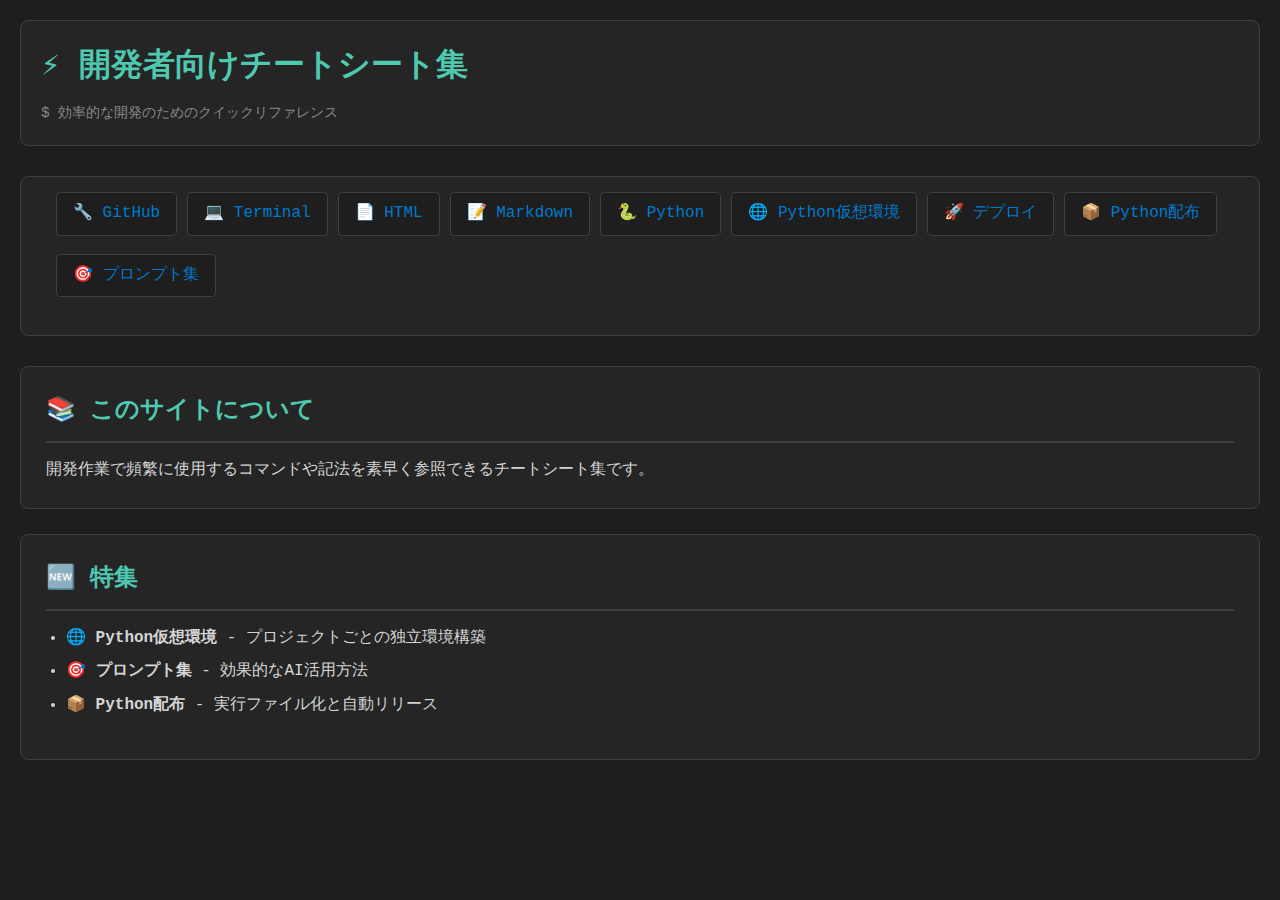
<file: index.html>
<!DOCTYPE html>
<html lang="ja">
<head>
    <meta charset="UTF-8">
    <meta name="viewport" content="width=device-width, initial-scale=1.0">
    <title>開発者向けチートシート集</title>
    <link rel="stylesheet" href="css/style.css">
</head>
<body>
    <header>
        <h1>⚡ 開発者向けチートシート集</h1>
        <p class="subtitle">$ 効率的な開発のためのクイックリファレンス</p>
    </header>

    <nav>
        <ul>
            <li><a href="github.html">🔧 GitHub</a></li>
            <li><a href="terminal.html">💻 Terminal</a></li>
            <li><a href="html.html">📄 HTML</a></li>
            <li><a href="markdown.html">📝 Markdown</a></li>
            <li><a href="python.html">🐍 Python</a></li>
            <li><a href="python-venv.html">🌐 Python仮想環境</a></li>
            <li><a href="deployment.html">🚀 デプロイ</a></li>
            <li><a href="python-deploy.html">📦 Python配布</a></li>
            <li><a href="prompts.html">🎯 プロンプト集</a></li>
        </ul>
    </nav>

    <section>
        <h2>📚 このサイトについて</h2>
        <p>開発作業で頻繁に使用するコマンドや記法を素早く参照できるチートシート集です。</p>
    </section>

    <section>
        <h2>🆕 特集</h2>
        <ul>
            <li><strong>🌐 Python仮想環境</strong> - プロジェクトごとの独立環境構築</li>
            <li><strong>🎯 プロンプト集</strong> - 効果的なAI活用方法</li>
            <li><strong>📦 Python配布</strong> - 実行ファイル化と自動リリース</li>
        </ul>
    </section>

    <script src="js/script.js"></script>
</body>
</html>
</file>
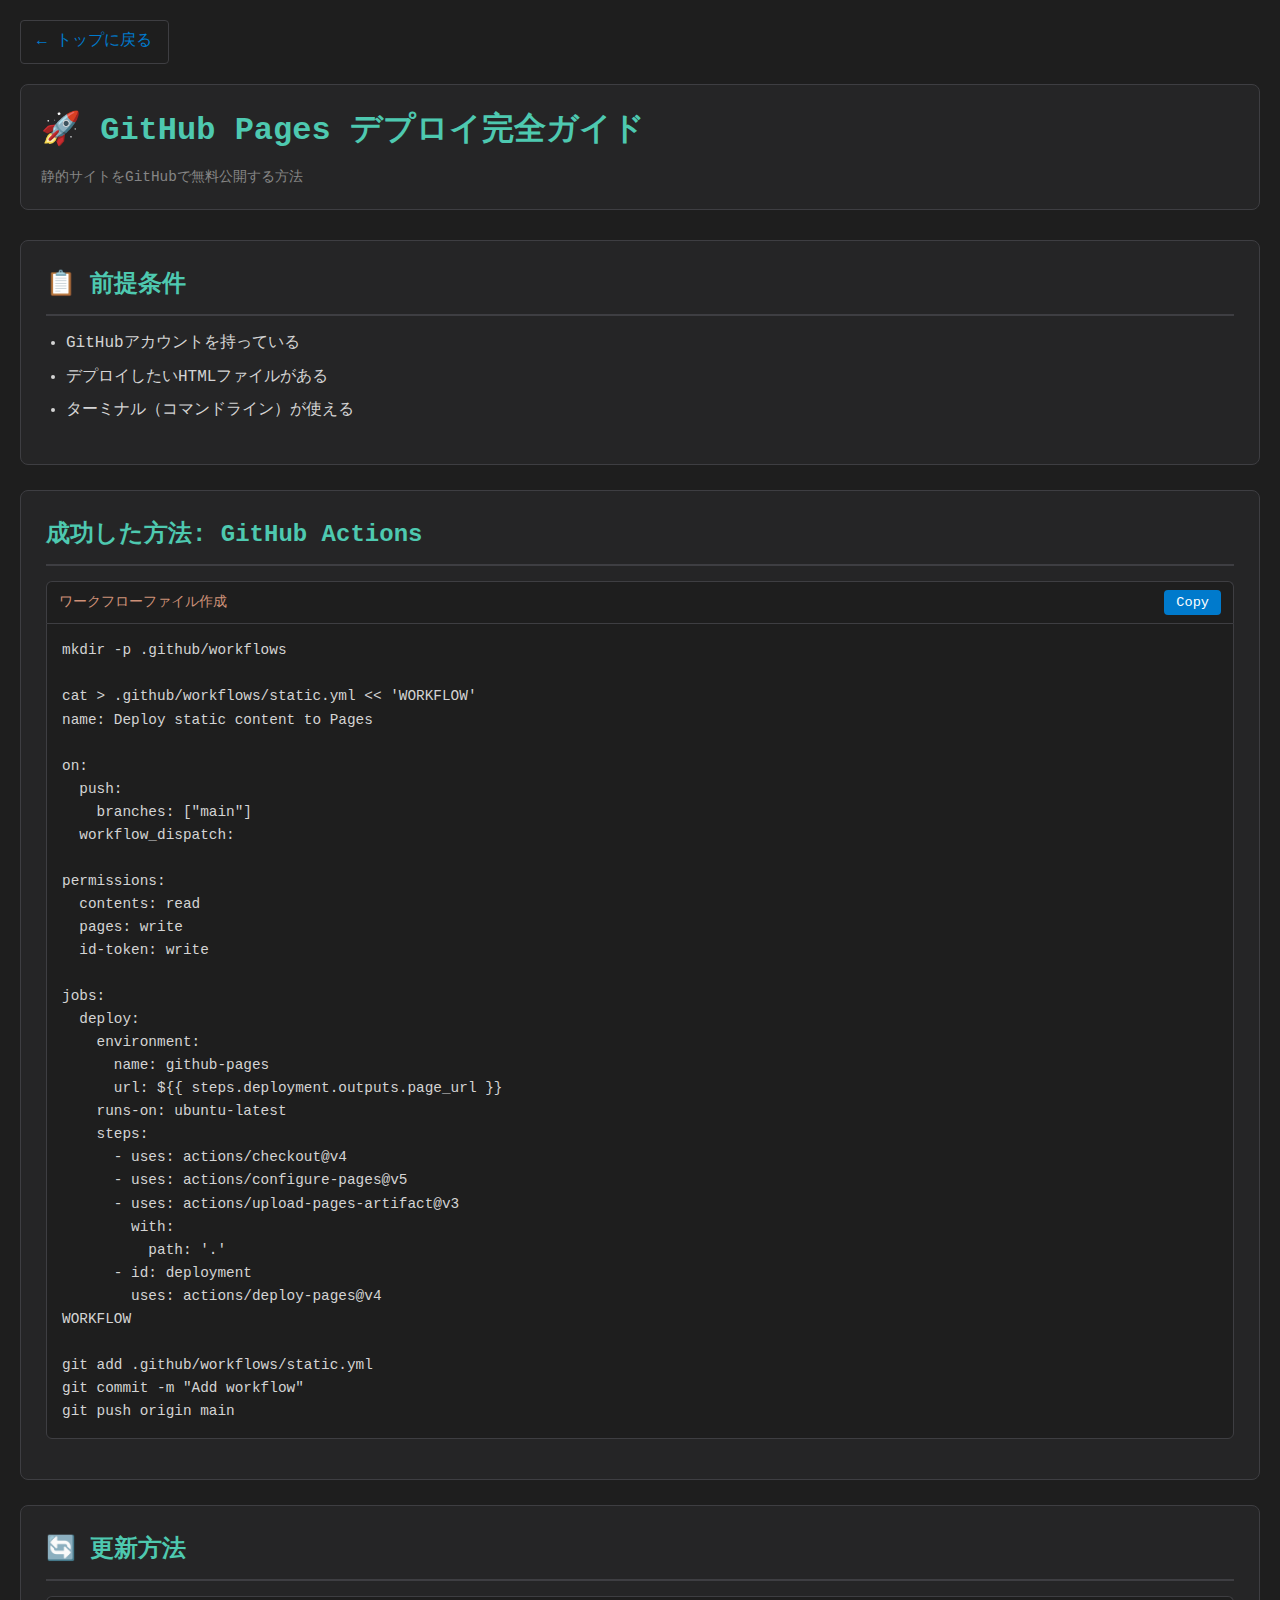
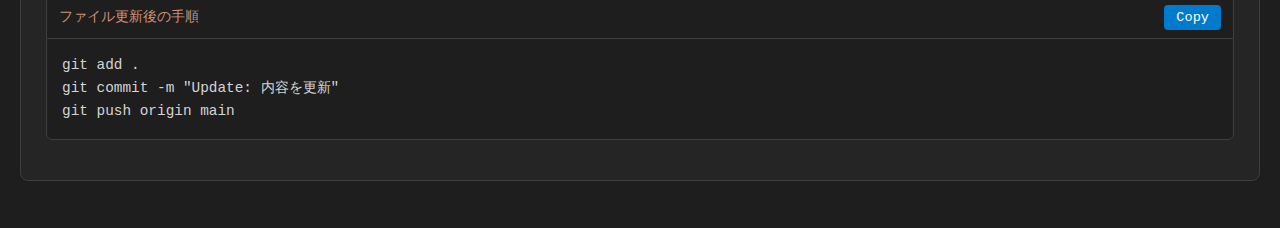
<file: deployment.html>
<!DOCTYPE html>
<html lang="ja">
<head>
    <meta charset="UTF-8">
    <meta name="viewport" content="width=device-width, initial-scale=1.0">
    <title>GitHub Pagesデプロイ方法</title>
    <link rel="stylesheet" href="css/style.css">
</head>
<body>
    <a href="index.html" class="back-link">← トップに戻る</a>
    
    <header>
        <h1>🚀 GitHub Pages デプロイ完全ガイド</h1>
        <p class="subtitle">静的サイトをGitHubで無料公開する方法</p>
    </header>

    <section>
        <h2>📋 前提条件</h2>
        <ul>
            <li>GitHubアカウントを持っている</li>
            <li>デプロイしたいHTMLファイルがある</li>
            <li>ターミナル（コマンドライン）が使える</li>
        </ul>
    </section>

    <section>
        <h2>成功した方法: GitHub Actions</h2>
        
        <div class="code-block">
            <div class="code-header">
                <span class="code-title">ワークフローファイル作成</span>
                <button class="copy-btn" onclick="copyCode(this)">Copy</button>
            </div>
            <pre><code>mkdir -p .github/workflows

cat > .github/workflows/static.yml << 'WORKFLOW'
name: Deploy static content to Pages

on:
  push:
    branches: ["main"]
  workflow_dispatch:

permissions:
  contents: read
  pages: write
  id-token: write

jobs:
  deploy:
    environment:
      name: github-pages
      url: ${{ steps.deployment.outputs.page_url }}
    runs-on: ubuntu-latest
    steps:
      - uses: actions/checkout@v4
      - uses: actions/configure-pages@v5
      - uses: actions/upload-pages-artifact@v3
        with:
          path: '.'
      - id: deployment
        uses: actions/deploy-pages@v4
WORKFLOW

git add .github/workflows/static.yml
git commit -m "Add workflow"
git push origin main</code></pre>
        </div>
    </section>

    <section>
        <h2>🔄 更新方法</h2>
        
        <div class="code-block">
            <div class="code-header">
                <span class="code-title">ファイル更新後の手順</span>
                <button class="copy-btn" onclick="copyCode(this)">Copy</button>
            </div>
            <pre><code>git add .
git commit -m "Update: 内容を更新"
git push origin main</code></pre>
        </div>
    </section>

    <script src="js/script.js"></script>
</body>
</html>
</file>
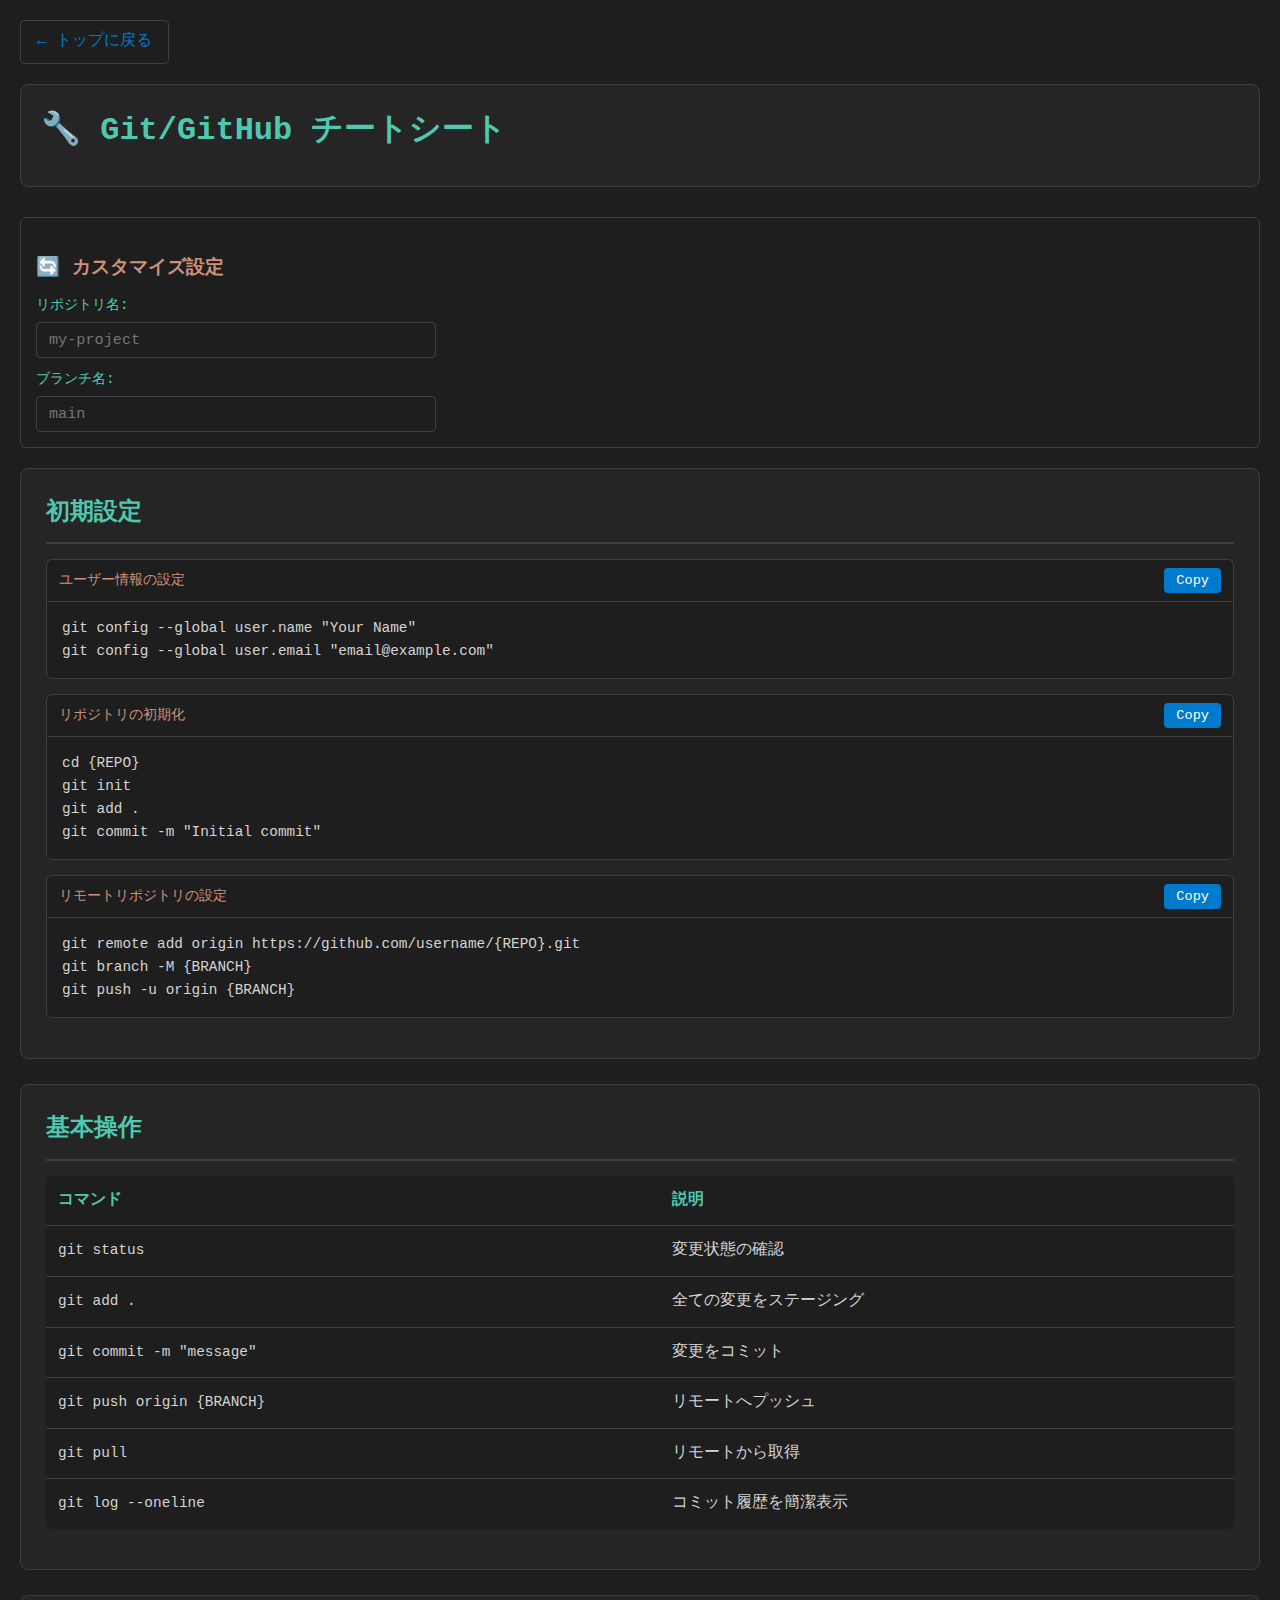
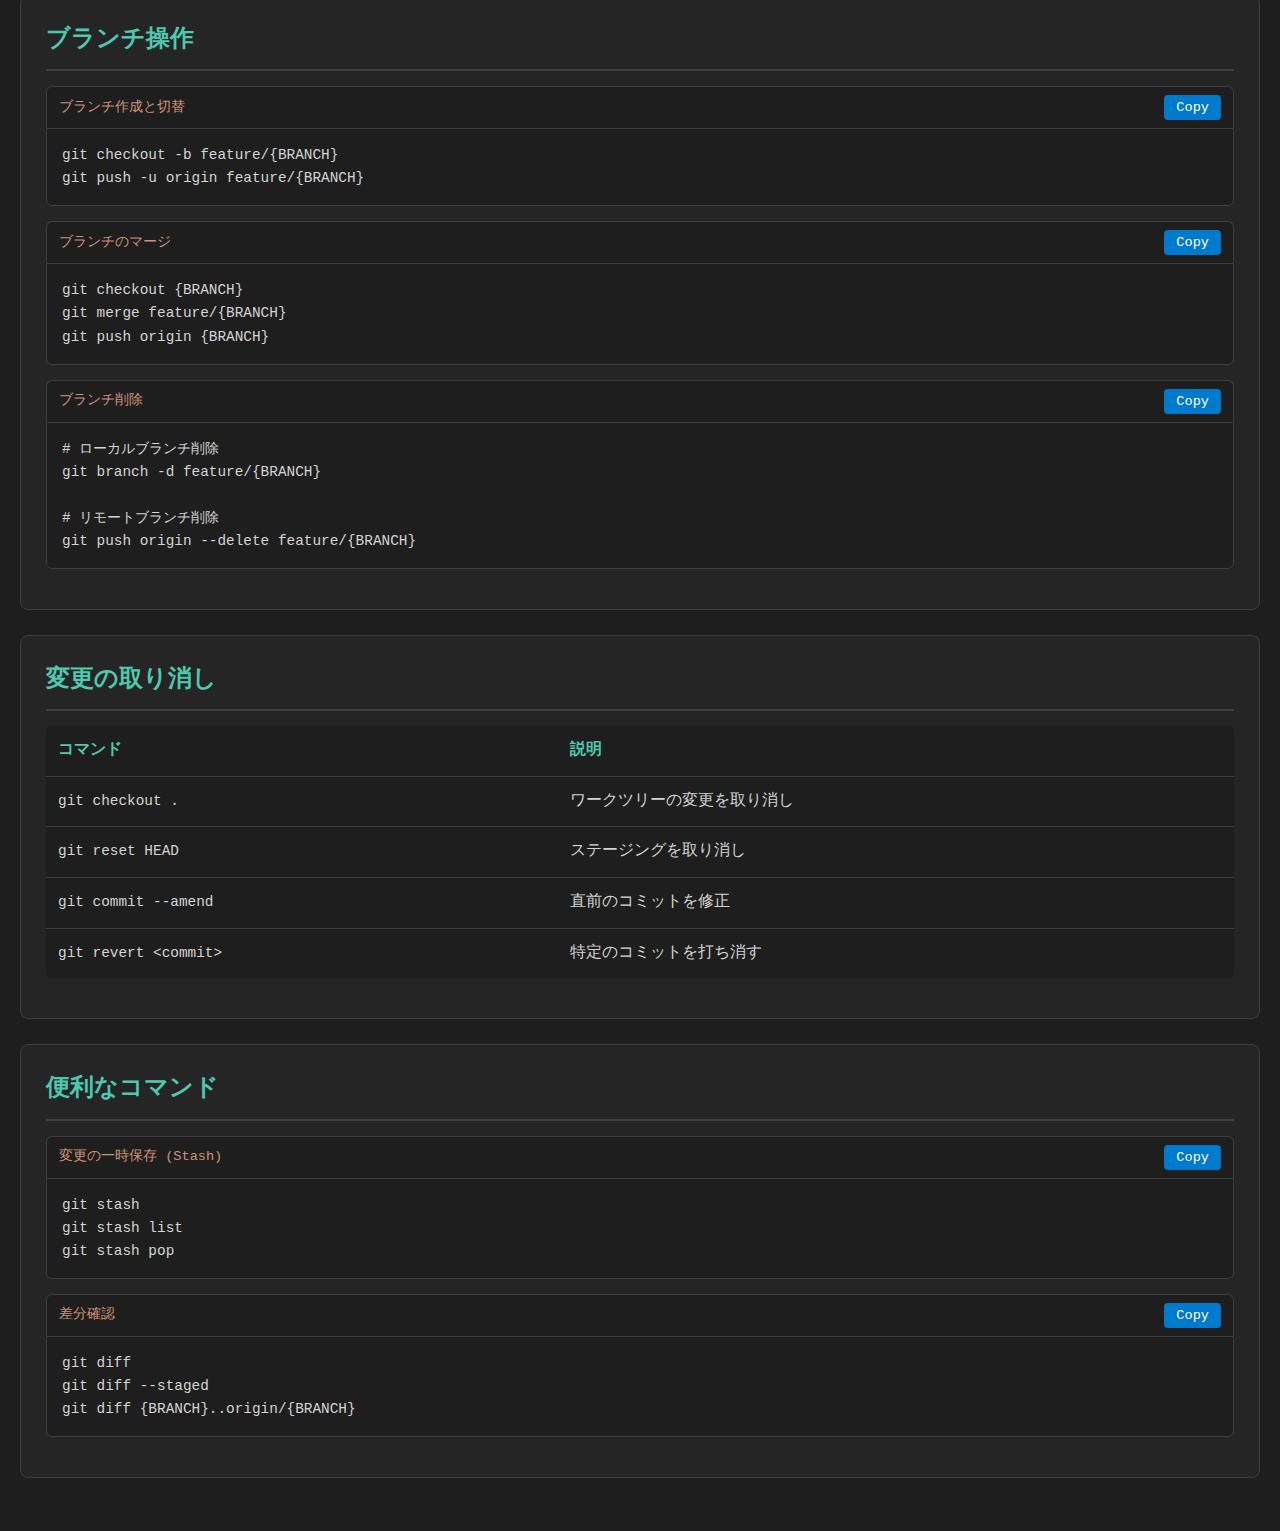
<file: github.html>
<!DOCTYPE html>
<html lang="ja">
<head>
    <meta charset="UTF-8">
    <meta name="viewport" content="width=device-width, initial-scale=1.0">
    <title>GitHubチートシート</title>
    <link rel="stylesheet" href="css/style.css">
</head>
<body>
    <a href="index.html" class="back-link">← トップに戻る</a>
    
    <header>
        <h1>🔧 Git/GitHub チートシート</h1>
    </header>

    <section class="replace-form">
        <h3>🔄 カスタマイズ設定</h3>
        <label for="repo">リポジトリ名:</label>
        <input type="text" id="repo" class="replace-input" data-placeholder="REPO" placeholder="my-project">
        
        <label for="branch" style="margin-top: 10px;">ブランチ名:</label>
        <input type="text" id="branch" class="replace-input" data-placeholder="BRANCH" placeholder="main">
    </section>

    <section>
        <h2>初期設定</h2>
        
        <div class="code-block">
            <div class="code-header">
                <span class="code-title">ユーザー情報の設定</span>
                <button class="copy-btn" onclick="copyCode(this)">Copy</button>
            </div>
            <pre><code>git config --global user.name "Your Name"
git config --global user.email "email@example.com"</code></pre>
        </div>

        <div class="code-block">
            <div class="code-header">
                <span class="code-title">リポジトリの初期化</span>
                <button class="copy-btn" onclick="copyCode(this)">Copy</button>
            </div>
            <pre><code>cd {REPO}
git init
git add .
git commit -m "Initial commit"</code></pre>
        </div>

        <div class="code-block">
            <div class="code-header">
                <span class="code-title">リモートリポジトリの設定</span>
                <button class="copy-btn" onclick="copyCode(this)">Copy</button>
            </div>
            <pre><code>git remote add origin https://github.com/username/{REPO}.git
git branch -M {BRANCH}
git push -u origin {BRANCH}</code></pre>
        </div>
    </section>

    <section>
        <h2>基本操作</h2>
        
        <table>
            <thead>
                <tr>
                    <th>コマンド</th>
                    <th>説明</th>
                </tr>
            </thead>
            <tbody>
                <tr>
                    <td><code>git status</code></td>
                    <td>変更状態の確認</td>
                </tr>
                <tr>
                    <td><code>git add .</code></td>
                    <td>全ての変更をステージング</td>
                </tr>
                <tr>
                    <td><code>git commit -m "message"</code></td>
                    <td>変更をコミット</td>
                </tr>
                <tr>
                    <td><code>git push origin {BRANCH}</code></td>
                    <td>リモートへプッシュ</td>
                </tr>
                <tr>
                    <td><code>git pull</code></td>
                    <td>リモートから取得</td>
                </tr>
                <tr>
                    <td><code>git log --oneline</code></td>
                    <td>コミット履歴を簡潔表示</td>
                </tr>
            </tbody>
        </table>
    </section>

    <section>
        <h2>ブランチ操作</h2>
        
        <div class="code-block">
            <div class="code-header">
                <span class="code-title">ブランチ作成と切替</span>
                <button class="copy-btn" onclick="copyCode(this)">Copy</button>
            </div>
            <pre><code>git checkout -b feature/{BRANCH}
git push -u origin feature/{BRANCH}</code></pre>
        </div>

        <div class="code-block">
            <div class="code-header">
                <span class="code-title">ブランチのマージ</span>
                <button class="copy-btn" onclick="copyCode(this)">Copy</button>
            </div>
            <pre><code>git checkout {BRANCH}
git merge feature/{BRANCH}
git push origin {BRANCH}</code></pre>
        </div>

        <div class="code-block">
            <div class="code-header">
                <span class="code-title">ブランチ削除</span>
                <button class="copy-btn" onclick="copyCode(this)">Copy</button>
            </div>
            <pre><code># ローカルブランチ削除
git branch -d feature/{BRANCH}

# リモートブランチ削除
git push origin --delete feature/{BRANCH}</code></pre>
        </div>
    </section>

    <section>
        <h2>変更の取り消し</h2>
        
        <table>
            <thead>
                <tr>
                    <th>コマンド</th>
                    <th>説明</th>
                </tr>
            </thead>
            <tbody>
                <tr>
                    <td><code>git checkout .</code></td>
                    <td>ワークツリーの変更を取り消し</td>
                </tr>
                <tr>
                    <td><code>git reset HEAD</code></td>
                    <td>ステージングを取り消し</td>
                </tr>
                <tr>
                    <td><code>git commit --amend</code></td>
                    <td>直前のコミットを修正</td>
                </tr>
                <tr>
                    <td><code>git revert &lt;commit&gt;</code></td>
                    <td>特定のコミットを打ち消す</td>
                </tr>
            </tbody>
        </table>
    </section>

    <section>
        <h2>便利なコマンド</h2>
        
        <div class="code-block">
            <div class="code-header">
                <span class="code-title">変更の一時保存 (Stash)</span>
                <button class="copy-btn" onclick="copyCode(this)">Copy</button>
            </div>
            <pre><code>git stash
git stash list
git stash pop</code></pre>
        </div>

        <div class="code-block">
            <div class="code-header">
                <span class="code-title">差分確認</span>
                <button class="copy-btn" onclick="copyCode(this)">Copy</button>
            </div>
            <pre><code>git diff
git diff --staged
git diff {BRANCH}..origin/{BRANCH}</code></pre>
        </div>
    </section>

    <script src="js/script.js"></script>
</body>
</html>
</file>
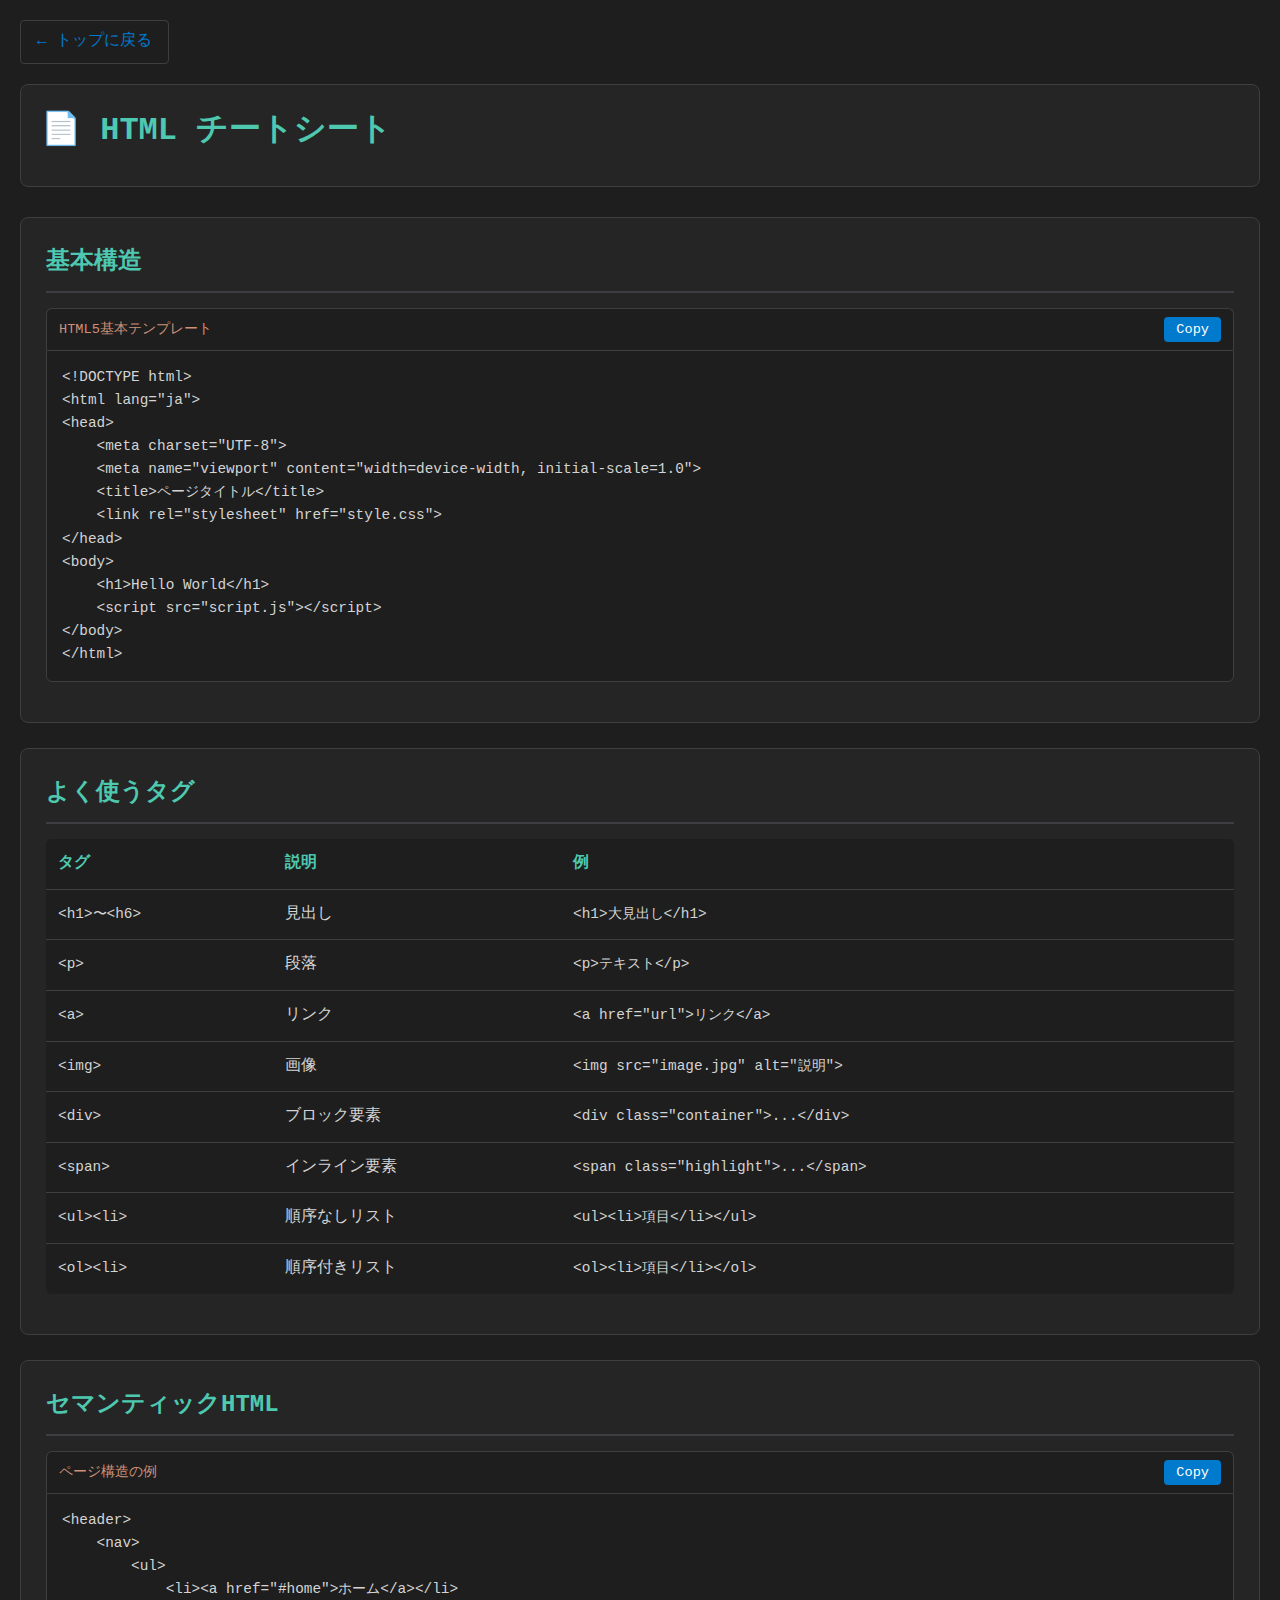
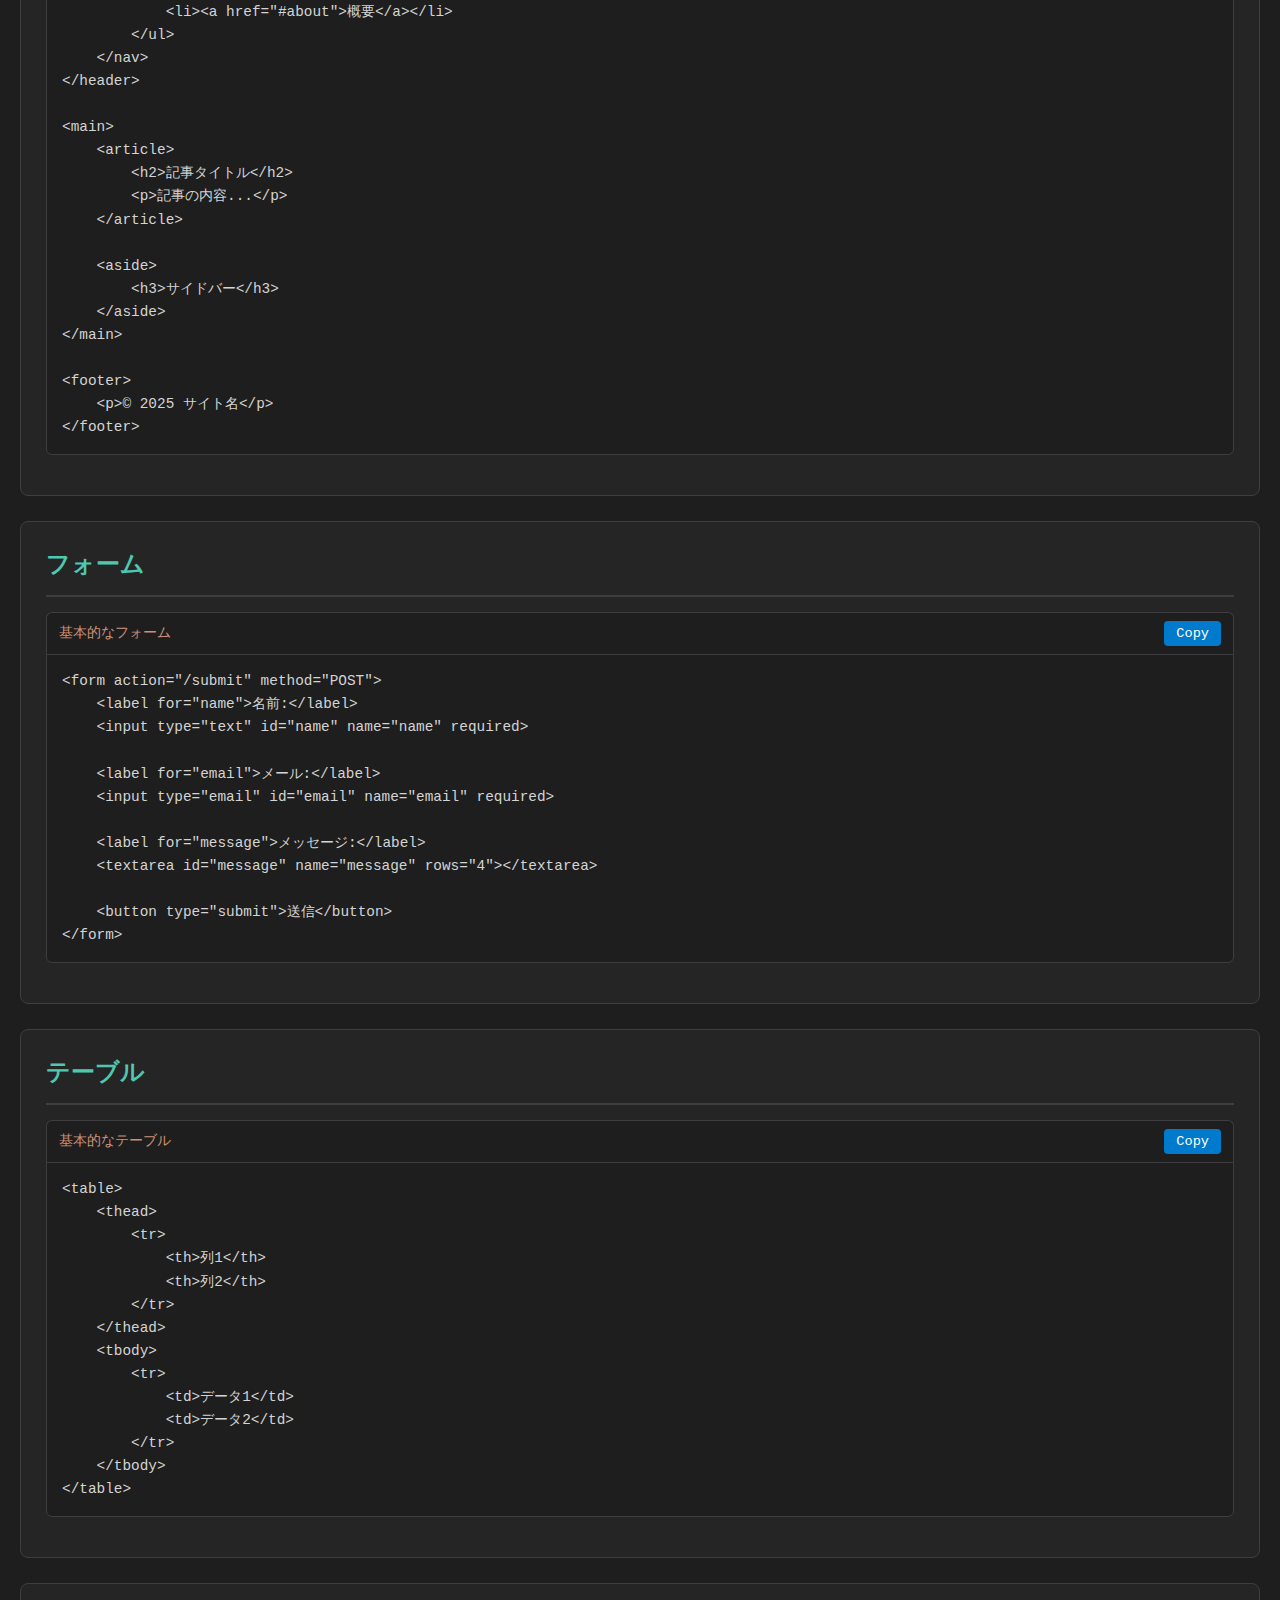
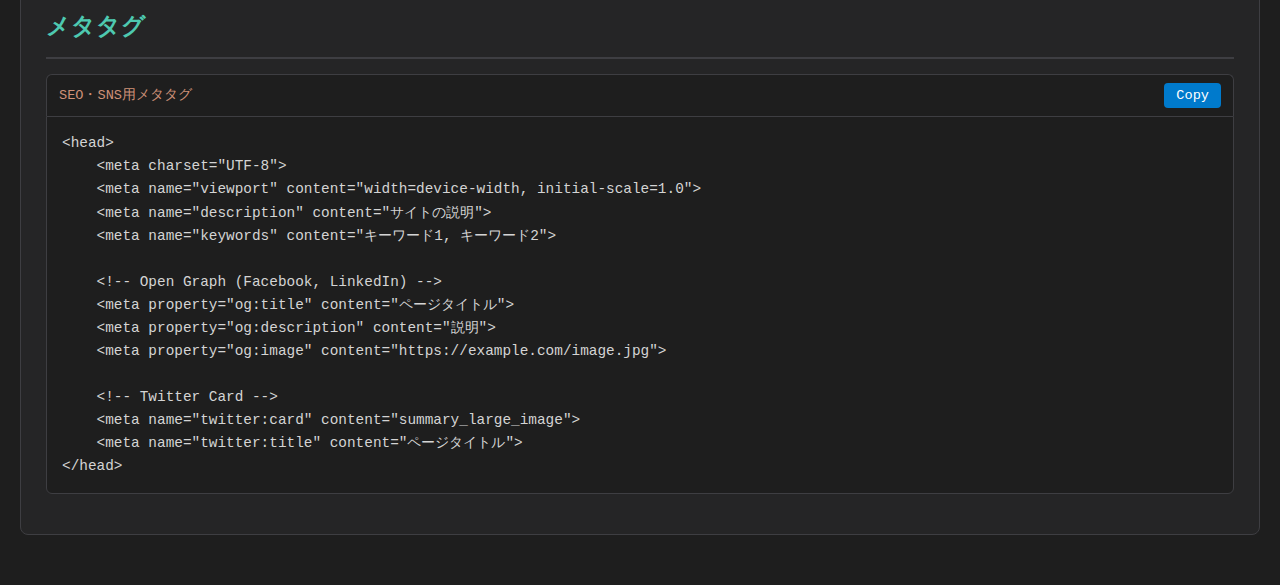
<file: html.html>
<!DOCTYPE html>
<html lang="ja">
<head>
    <meta charset="UTF-8">
    <meta name="viewport" content="width=device-width, initial-scale=1.0">
    <title>HTMLチートシート</title>
    <link rel="stylesheet" href="css/style.css">
</head>
<body>
    <a href="index.html" class="back-link">← トップに戻る</a>
    
    <header>
        <h1>📄 HTML チートシート</h1>
    </header>

    <section>
        <h2>基本構造</h2>
        
        <div class="code-block">
            <div class="code-header">
                <span class="code-title">HTML5基本テンプレート</span>
                <button class="copy-btn" onclick="copyCode(this)">Copy</button>
            </div>
            <pre><code>&lt;!DOCTYPE html&gt;
&lt;html lang="ja"&gt;
&lt;head&gt;
    &lt;meta charset="UTF-8"&gt;
    &lt;meta name="viewport" content="width=device-width, initial-scale=1.0"&gt;
    &lt;title&gt;ページタイトル&lt;/title&gt;
    &lt;link rel="stylesheet" href="style.css"&gt;
&lt;/head&gt;
&lt;body&gt;
    &lt;h1&gt;Hello World&lt;/h1&gt;
    &lt;script src="script.js"&gt;&lt;/script&gt;
&lt;/body&gt;
&lt;/html&gt;</code></pre>
        </div>
    </section>

    <section>
        <h2>よく使うタグ</h2>
        
        <table>
            <thead>
                <tr>
                    <th>タグ</th>
                    <th>説明</th>
                    <th>例</th>
                </tr>
            </thead>
            <tbody>
                <tr>
                    <td><code>&lt;h1&gt;〜&lt;h6&gt;</code></td>
                    <td>見出し</td>
                    <td><code>&lt;h1&gt;大見出し&lt;/h1&gt;</code></td>
                </tr>
                <tr>
                    <td><code>&lt;p&gt;</code></td>
                    <td>段落</td>
                    <td><code>&lt;p&gt;テキスト&lt;/p&gt;</code></td>
                </tr>
                <tr>
                    <td><code>&lt;a&gt;</code></td>
                    <td>リンク</td>
                    <td><code>&lt;a href="url"&gt;リンク&lt;/a&gt;</code></td>
                </tr>
                <tr>
                    <td><code>&lt;img&gt;</code></td>
                    <td>画像</td>
                    <td><code>&lt;img src="image.jpg" alt="説明"&gt;</code></td>
                </tr>
                <tr>
                    <td><code>&lt;div&gt;</code></td>
                    <td>ブロック要素</td>
                    <td><code>&lt;div class="container"&gt;...&lt;/div&gt;</code></td>
                </tr>
                <tr>
                    <td><code>&lt;span&gt;</code></td>
                    <td>インライン要素</td>
                    <td><code>&lt;span class="highlight"&gt;...&lt;/span&gt;</code></td>
                </tr>
                <tr>
                    <td><code>&lt;ul&gt;&lt;li&gt;</code></td>
                    <td>順序なしリスト</td>
                    <td><code>&lt;ul&gt;&lt;li&gt;項目&lt;/li&gt;&lt;/ul&gt;</code></td>
                </tr>
                <tr>
                    <td><code>&lt;ol&gt;&lt;li&gt;</code></td>
                    <td>順序付きリスト</td>
                    <td><code>&lt;ol&gt;&lt;li&gt;項目&lt;/li&gt;&lt;/ol&gt;</code></td>
                </tr>
            </tbody>
        </table>
    </section>

    <section>
        <h2>セマンティックHTML</h2>
        
        <div class="code-block">
            <div class="code-header">
                <span class="code-title">ページ構造の例</span>
                <button class="copy-btn" onclick="copyCode(this)">Copy</button>
            </div>
            <pre><code>&lt;header&gt;
    &lt;nav&gt;
        &lt;ul&gt;
            &lt;li&gt;&lt;a href="#home"&gt;ホーム&lt;/a&gt;&lt;/li&gt;
            &lt;li&gt;&lt;a href="#about"&gt;概要&lt;/a&gt;&lt;/li&gt;
        &lt;/ul&gt;
    &lt;/nav&gt;
&lt;/header&gt;

&lt;main&gt;
    &lt;article&gt;
        &lt;h2&gt;記事タイトル&lt;/h2&gt;
        &lt;p&gt;記事の内容...&lt;/p&gt;
    &lt;/article&gt;
    
    &lt;aside&gt;
        &lt;h3&gt;サイドバー&lt;/h3&gt;
    &lt;/aside&gt;
&lt;/main&gt;

&lt;footer&gt;
    &lt;p&gt;&copy; 2025 サイト名&lt;/p&gt;
&lt;/footer&gt;</code></pre>
        </div>
    </section>

    <section>
        <h2>フォーム</h2>
        
        <div class="code-block">
            <div class="code-header">
                <span class="code-title">基本的なフォーム</span>
                <button class="copy-btn" onclick="copyCode(this)">Copy</button>
            </div>
            <pre><code>&lt;form action="/submit" method="POST"&gt;
    &lt;label for="name"&gt;名前:&lt;/label&gt;
    &lt;input type="text" id="name" name="name" required&gt;
    
    &lt;label for="email"&gt;メール:&lt;/label&gt;
    &lt;input type="email" id="email" name="email" required&gt;
    
    &lt;label for="message"&gt;メッセージ:&lt;/label&gt;
    &lt;textarea id="message" name="message" rows="4"&gt;&lt;/textarea&gt;
    
    &lt;button type="submit"&gt;送信&lt;/button&gt;
&lt;/form&gt;</code></pre>
        </div>
    </section>

    <section>
        <h2>テーブル</h2>
        
        <div class="code-block">
            <div class="code-header">
                <span class="code-title">基本的なテーブル</span>
                <button class="copy-btn" onclick="copyCode(this)">Copy</button>
            </div>
            <pre><code>&lt;table&gt;
    &lt;thead&gt;
        &lt;tr&gt;
            &lt;th&gt;列1&lt;/th&gt;
            &lt;th&gt;列2&lt;/th&gt;
        &lt;/tr&gt;
    &lt;/thead&gt;
    &lt;tbody&gt;
        &lt;tr&gt;
            &lt;td&gt;データ1&lt;/td&gt;
            &lt;td&gt;データ2&lt;/td&gt;
        &lt;/tr&gt;
    &lt;/tbody&gt;
&lt;/table&gt;</code></pre>
        </div>
    </section>

    <section>
        <h2>メタタグ</h2>
        
        <div class="code-block">
            <div class="code-header">
                <span class="code-title">SEO・SNS用メタタグ</span>
                <button class="copy-btn" onclick="copyCode(this)">Copy</button>
            </div>
            <pre><code>&lt;head&gt;
    &lt;meta charset="UTF-8"&gt;
    &lt;meta name="viewport" content="width=device-width, initial-scale=1.0"&gt;
    &lt;meta name="description" content="サイトの説明"&gt;
    &lt;meta name="keywords" content="キーワード1, キーワード2"&gt;
    
    &lt;!-- Open Graph (Facebook, LinkedIn) --&gt;
    &lt;meta property="og:title" content="ページタイトル"&gt;
    &lt;meta property="og:description" content="説明"&gt;
    &lt;meta property="og:image" content="https://example.com/image.jpg"&gt;
    
    &lt;!-- Twitter Card --&gt;
    &lt;meta name="twitter:card" content="summary_large_image"&gt;
    &lt;meta name="twitter:title" content="ページタイトル"&gt;
&lt;/head&gt;</code></pre>
        </div>
    </section>

    <script src="js/script.js"></script>
</body>
</html>
</file>
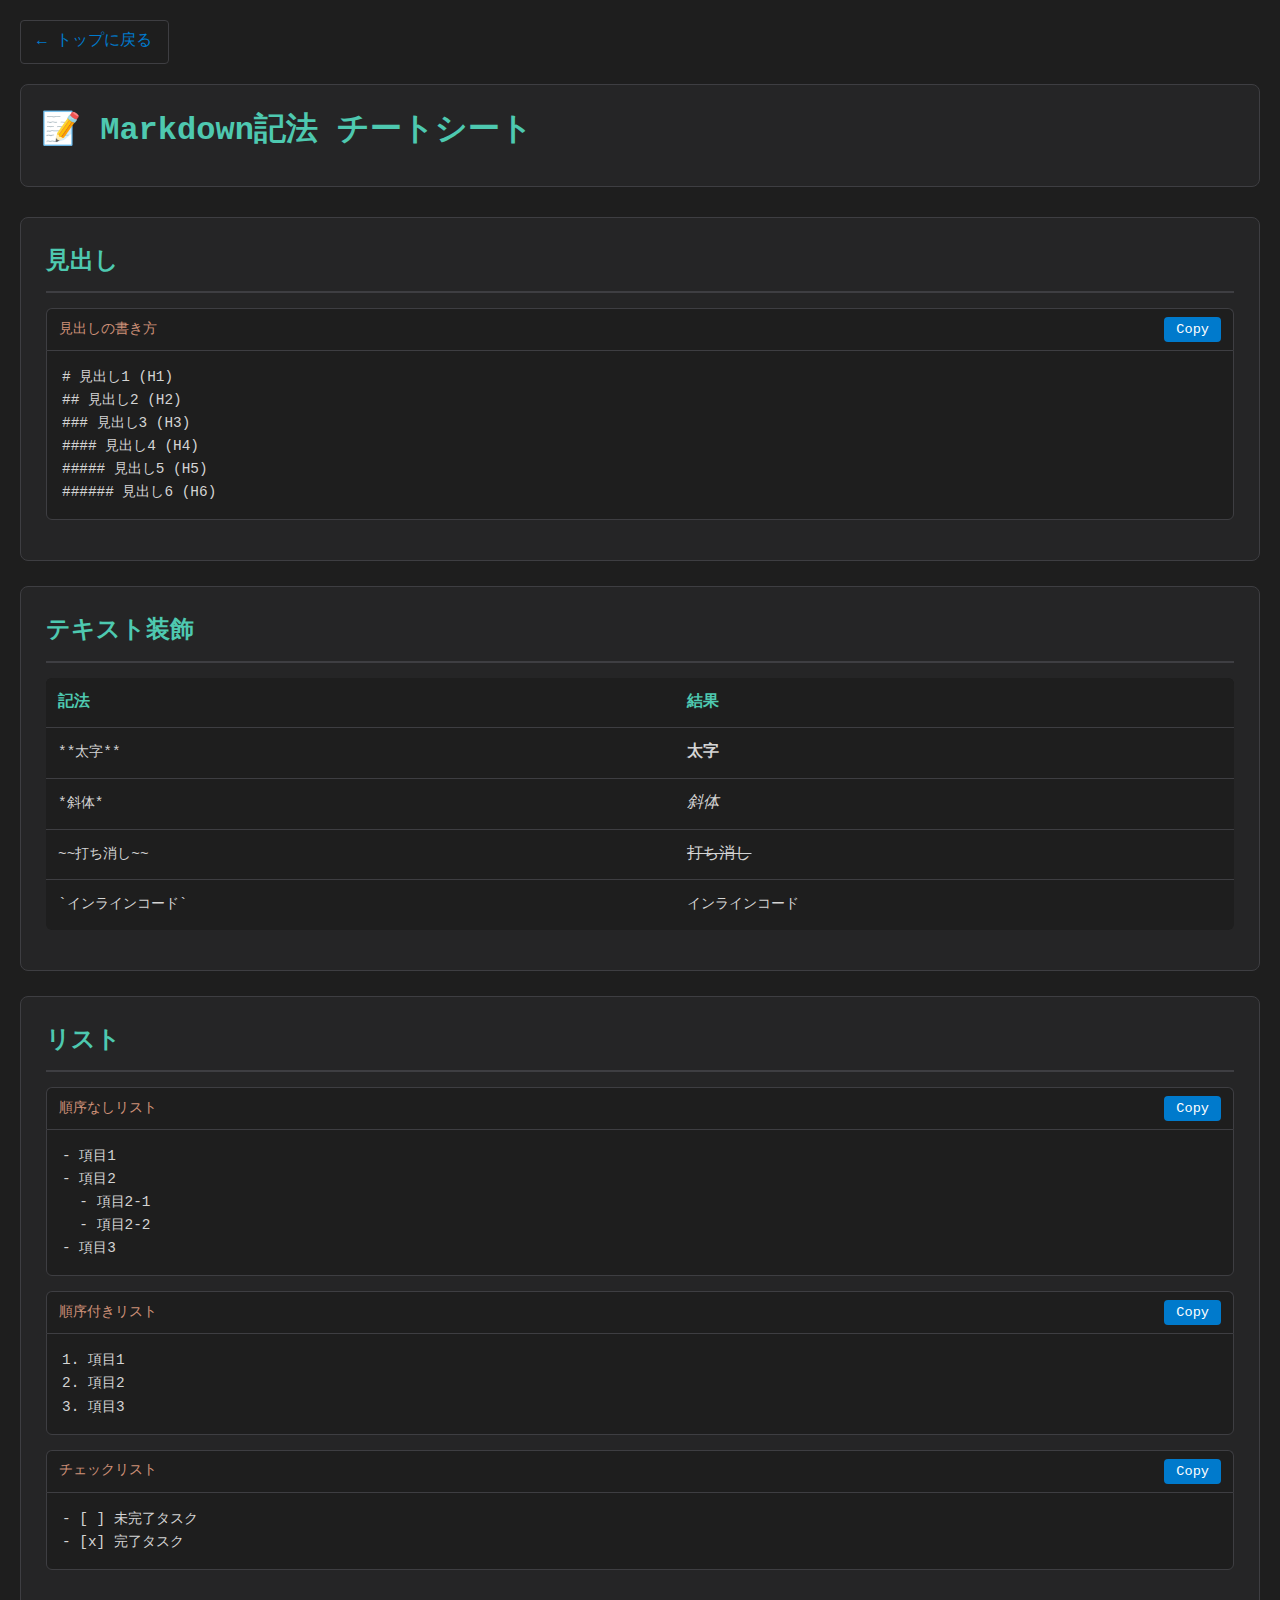
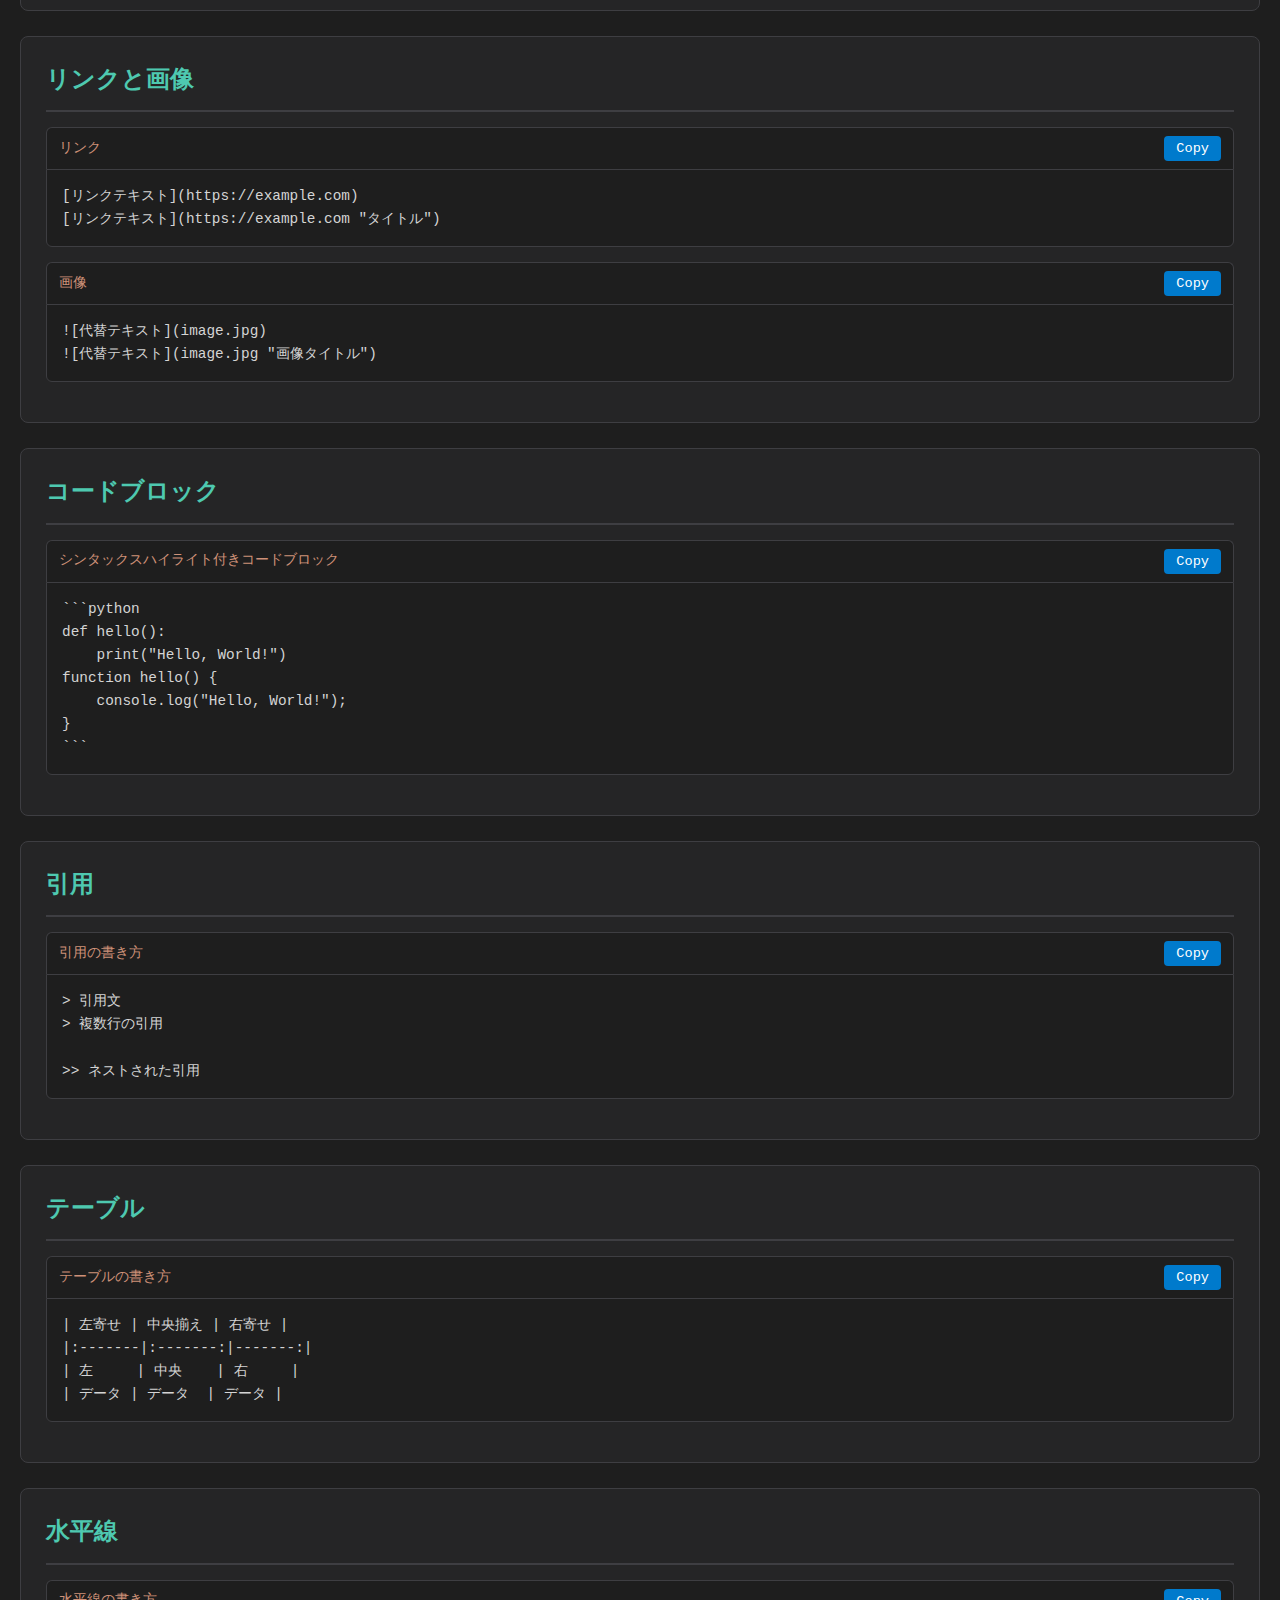
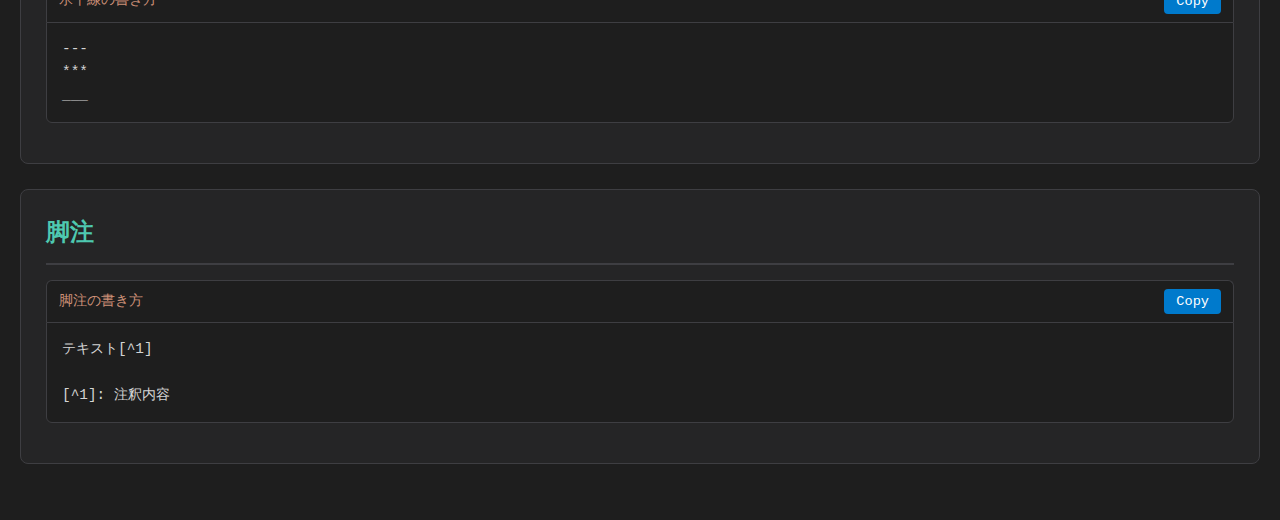
<file: markdown.html>
<!DOCTYPE html>
<html lang="ja">
<head>
    <meta charset="UTF-8">
    <meta name="viewport" content="width=device-width, initial-scale=1.0">
    <title>Markdownチートシート</title>
    <link rel="stylesheet" href="css/style.css">
</head>
<body>
    <a href="index.html" class="back-link">← トップに戻る</a>
    
    <header>
        <h1>📝 Markdown記法 チートシート</h1>
    </header>

    <section>
        <h2>見出し</h2>
        
        <div class="code-block">
            <div class="code-header">
                <span class="code-title">見出しの書き方</span>
                <button class="copy-btn" onclick="copyCode(this)">Copy</button>
            </div>
            <pre><code># 見出し1 (H1)
## 見出し2 (H2)
### 見出し3 (H3)
#### 見出し4 (H4)
##### 見出し5 (H5)
###### 見出し6 (H6)</code></pre>
        </div>
    </section>

    <section>
        <h2>テキスト装飾</h2>
        
        <table>
            <thead>
                <tr>
                    <th>記法</th>
                    <th>結果</th>
                </tr>
            </thead>
            <tbody>
                <tr>
                    <td><code>**太字**</code></td>
                    <td><strong>太字</strong></td>
                </tr>
                <tr>
                    <td><code>*斜体*</code></td>
                    <td><em>斜体</em></td>
                </tr>
                <tr>
                    <td><code>~~打ち消し~~</code></td>
                    <td><del>打ち消し</del></td>
                </tr>
                <tr>
                    <td><code>`インラインコード`</code></td>
                    <td><code>インラインコード</code></td>
                </tr>
            </tbody>
        </table>
    </section>

    <section>
        <h2>リスト</h2>
        
        <div class="code-block">
            <div class="code-header">
                <span class="code-title">順序なしリスト</span>
                <button class="copy-btn" onclick="copyCode(this)">Copy</button>
            </div>
            <pre><code>- 項目1
- 項目2
  - 項目2-1
  - 項目2-2
- 項目3</code></pre>
        </div>

        <div class="code-block">
            <div class="code-header">
                <span class="code-title">順序付きリスト</span>
                <button class="copy-btn" onclick="copyCode(this)">Copy</button>
            </div>
            <pre><code>1. 項目1
2. 項目2
3. 項目3</code></pre>
        </div>

        <div class="code-block">
            <div class="code-header">
                <span class="code-title">チェックリスト</span>
                <button class="copy-btn" onclick="copyCode(this)">Copy</button>
            </div>
            <pre><code>- [ ] 未完了タスク
- [x] 完了タスク</code></pre>
        </div>
    </section>

    <section>
        <h2>リンクと画像</h2>
        
        <div class="code-block">
            <div class="code-header">
                <span class="code-title">リンク</span>
                <button class="copy-btn" onclick="copyCode(this)">Copy</button>
            </div>
            <pre><code>[リンクテキスト](https://example.com)
[リンクテキスト](https://example.com "タイトル")</code></pre>
        </div>

        <div class="code-block">
            <div class="code-header">
                <span class="code-title">画像</span>
                <button class="copy-btn" onclick="copyCode(this)">Copy</button>
            </div>
            <pre><code>![代替テキスト](image.jpg)
![代替テキスト](image.jpg "画像タイトル")</code></pre>
        </div>
    </section>

    <section>
        <h2>コードブロック</h2>
        
        <div class="code-block">
            <div class="code-header">
                <span class="code-title">シンタックスハイライト付きコードブロック</span>
                <button class="copy-btn" onclick="copyCode(this)">Copy</button>
            </div>
            <pre><code>```python
def hello():
    print("Hello, World!")
function hello() {
    console.log("Hello, World!");
}
```</code></pre>
        </div>
    </section>

    <section>
        <h2>引用</h2>
        
        <div class="code-block">
            <div class="code-header">
                <span class="code-title">引用の書き方</span>
                <button class="copy-btn" onclick="copyCode(this)">Copy</button>
            </div>
            <pre><code>> 引用文
> 複数行の引用

>> ネストされた引用</code></pre>
        </div>
    </section>

    <section>
        <h2>テーブル</h2>
        
        <div class="code-block">
            <div class="code-header">
                <span class="code-title">テーブルの書き方</span>
                <button class="copy-btn" onclick="copyCode(this)">Copy</button>
            </div>
            <pre><code>| 左寄せ | 中央揃え | 右寄せ |
|:-------|:-------:|-------:|
| 左     | 中央    | 右     |
| データ | データ  | データ |</code></pre>
        </div>
    </section>

    <section>
        <h2>水平線</h2>
        
        <div class="code-block">
            <div class="code-header">
                <span class="code-title">水平線の書き方</span>
                <button class="copy-btn" onclick="copyCode(this)">Copy</button>
            </div>
            <pre><code>---
***
___</code></pre>
        </div>
    </section>

    <section>
        <h2>脚注</h2>
        
        <div class="code-block">
            <div class="code-header">
                <span class="code-title">脚注の書き方</span>
                <button class="copy-btn" onclick="copyCode(this)">Copy</button>
            </div>
            <pre><code>テキスト[^1]

[^1]: 注釈内容</code></pre>
        </div>
    </section>

    <script src="js/script.js"></script>
</body>
</html>
</file>
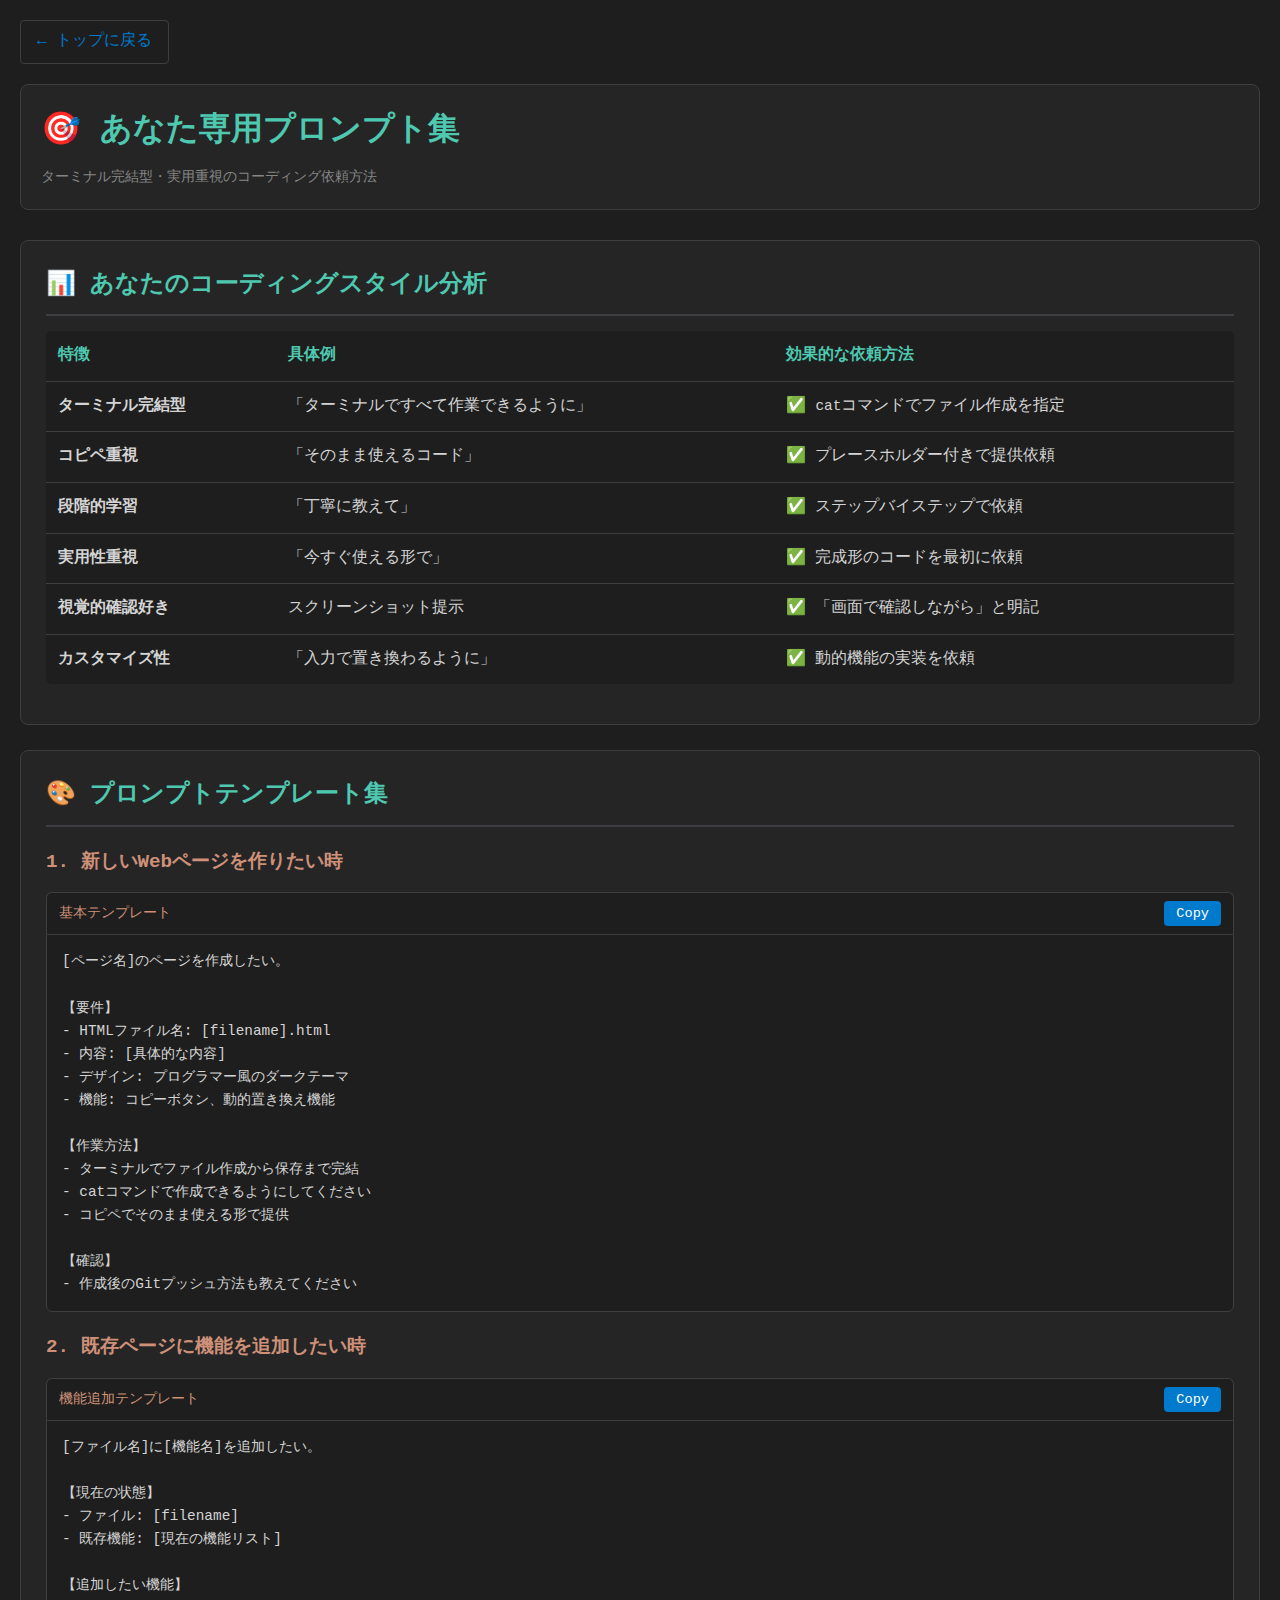
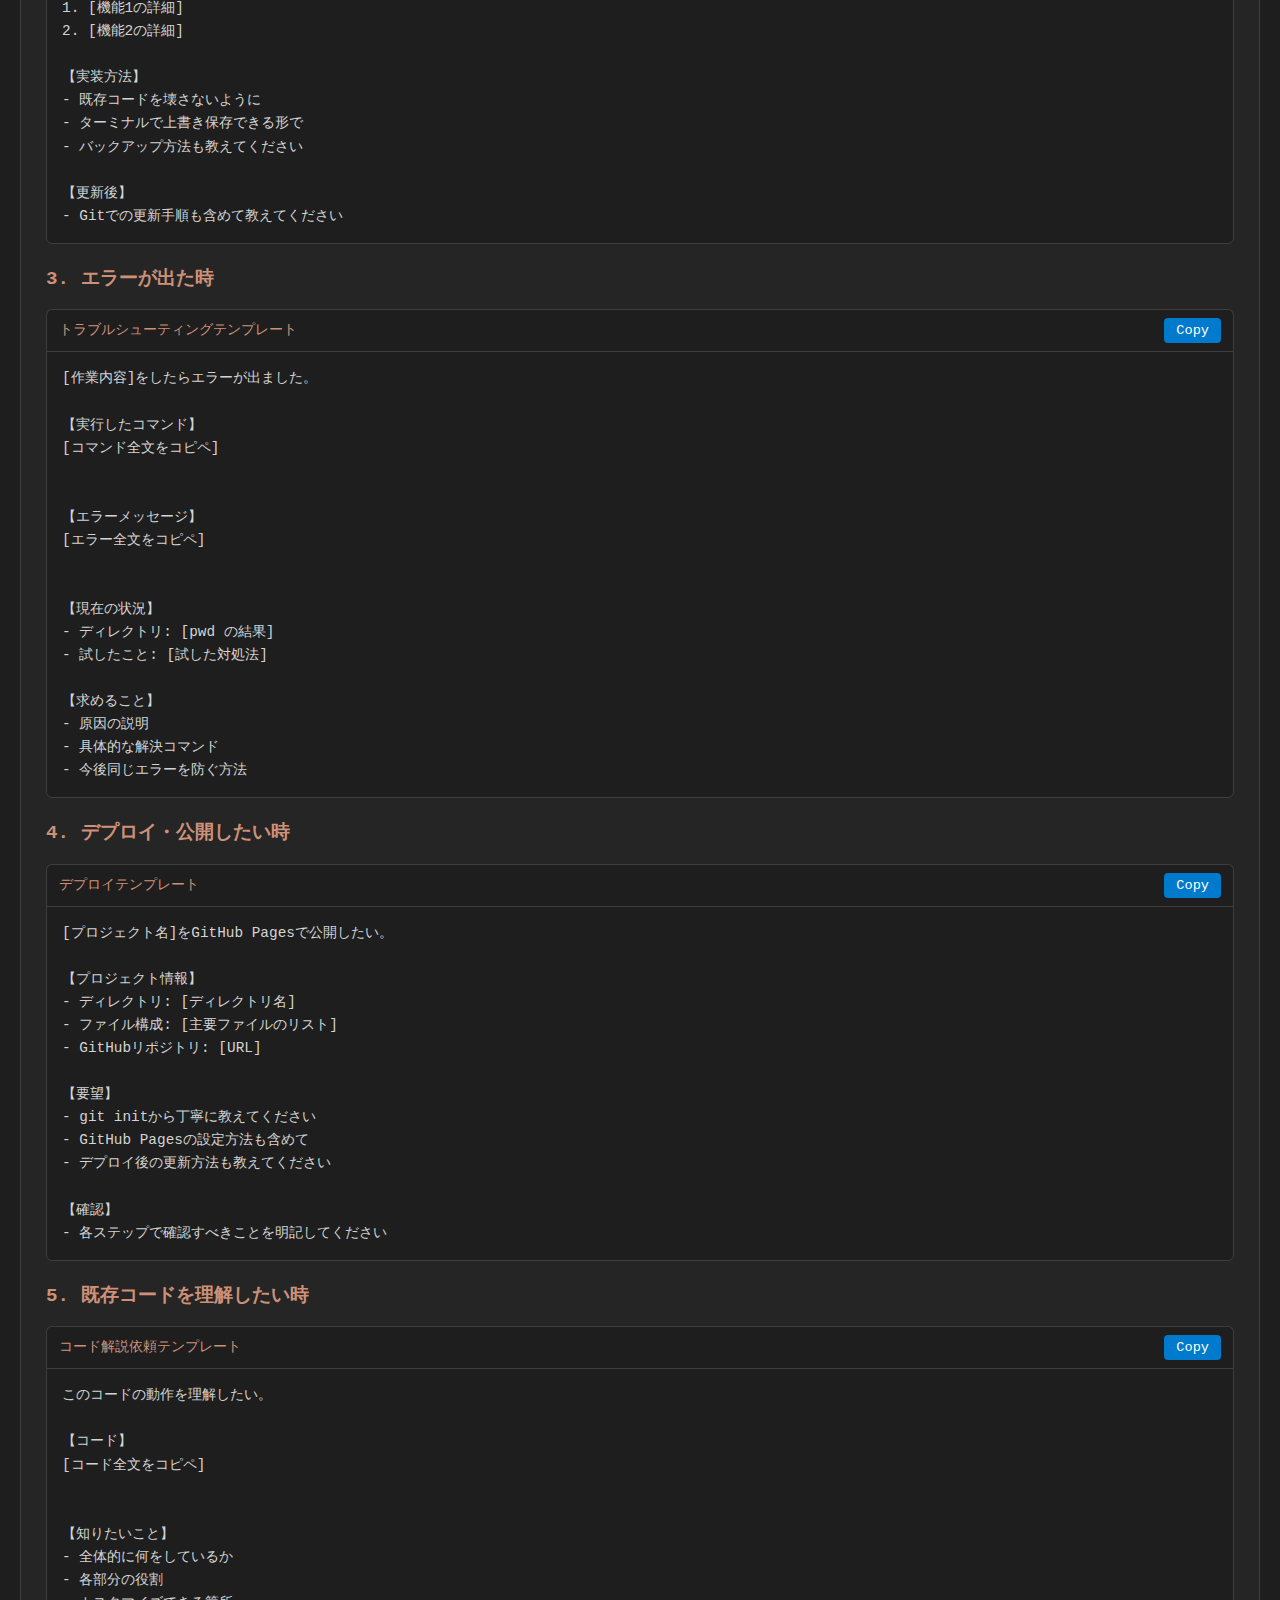
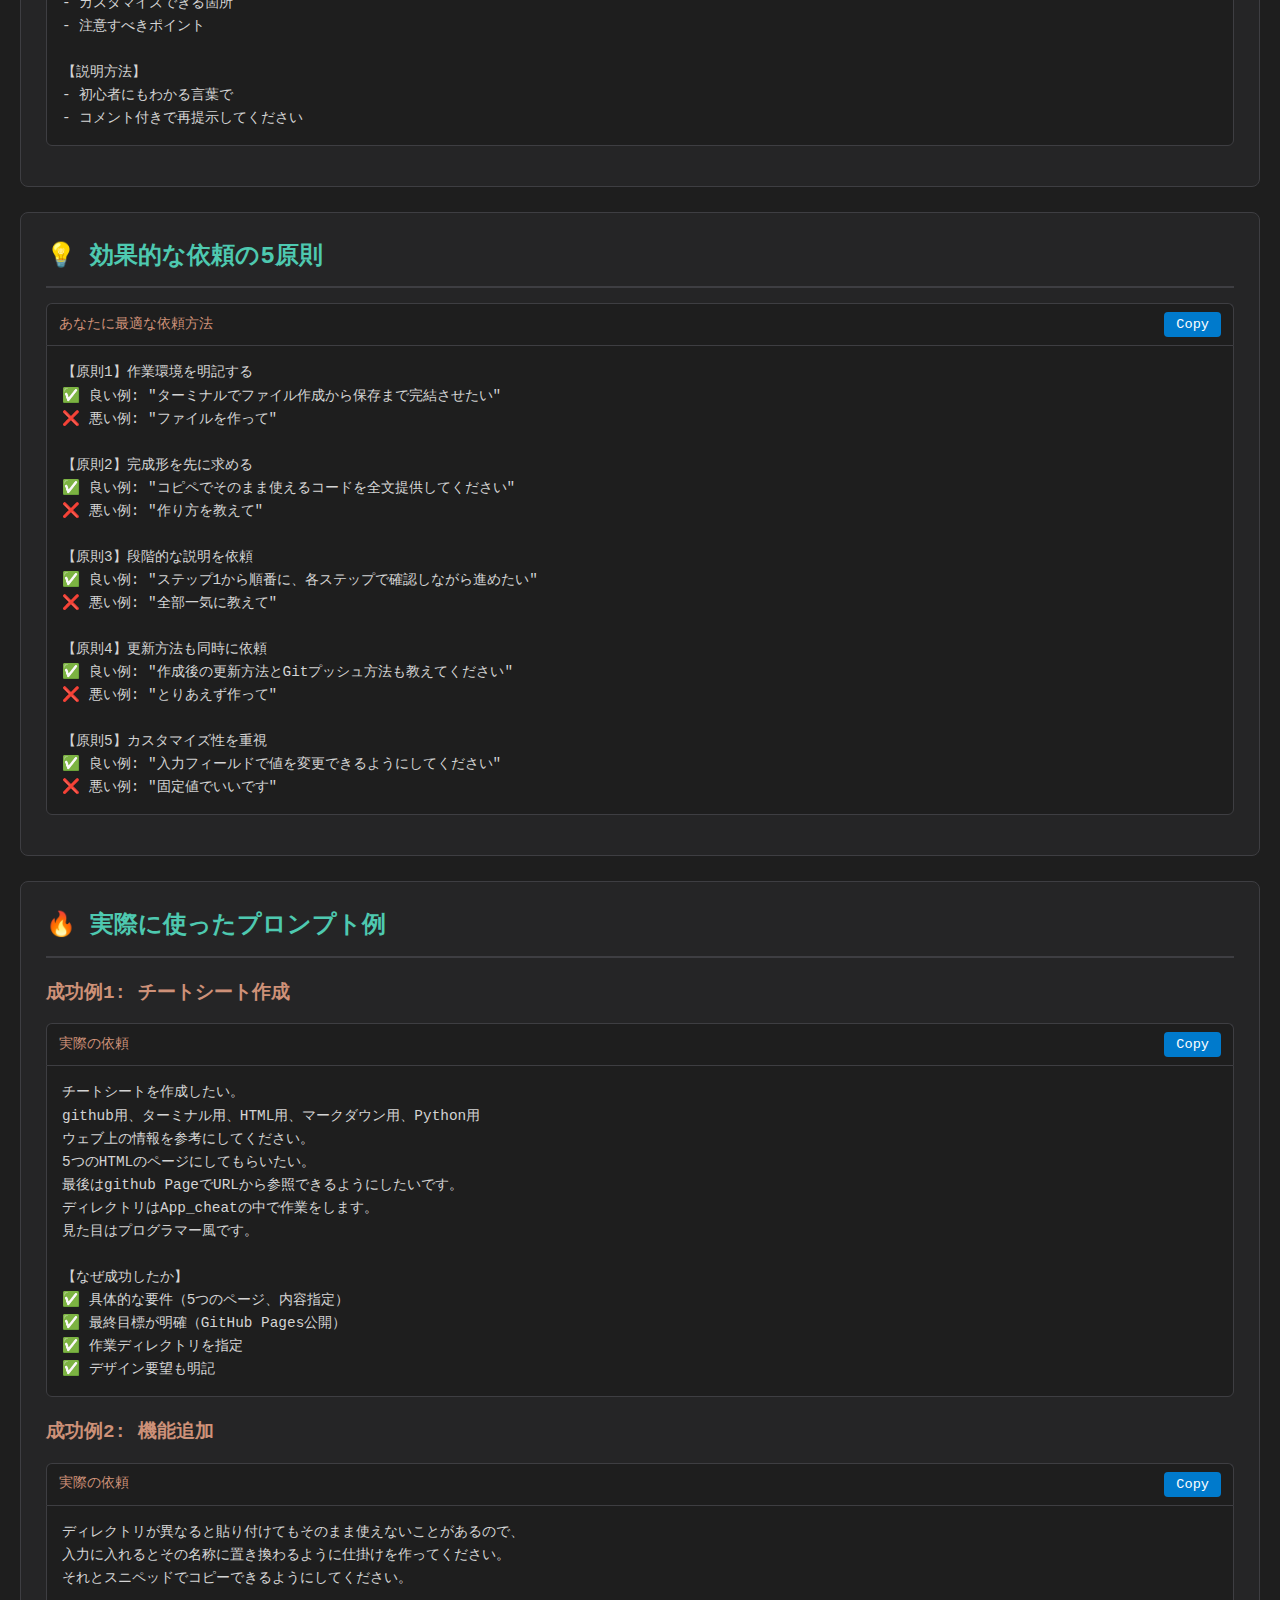
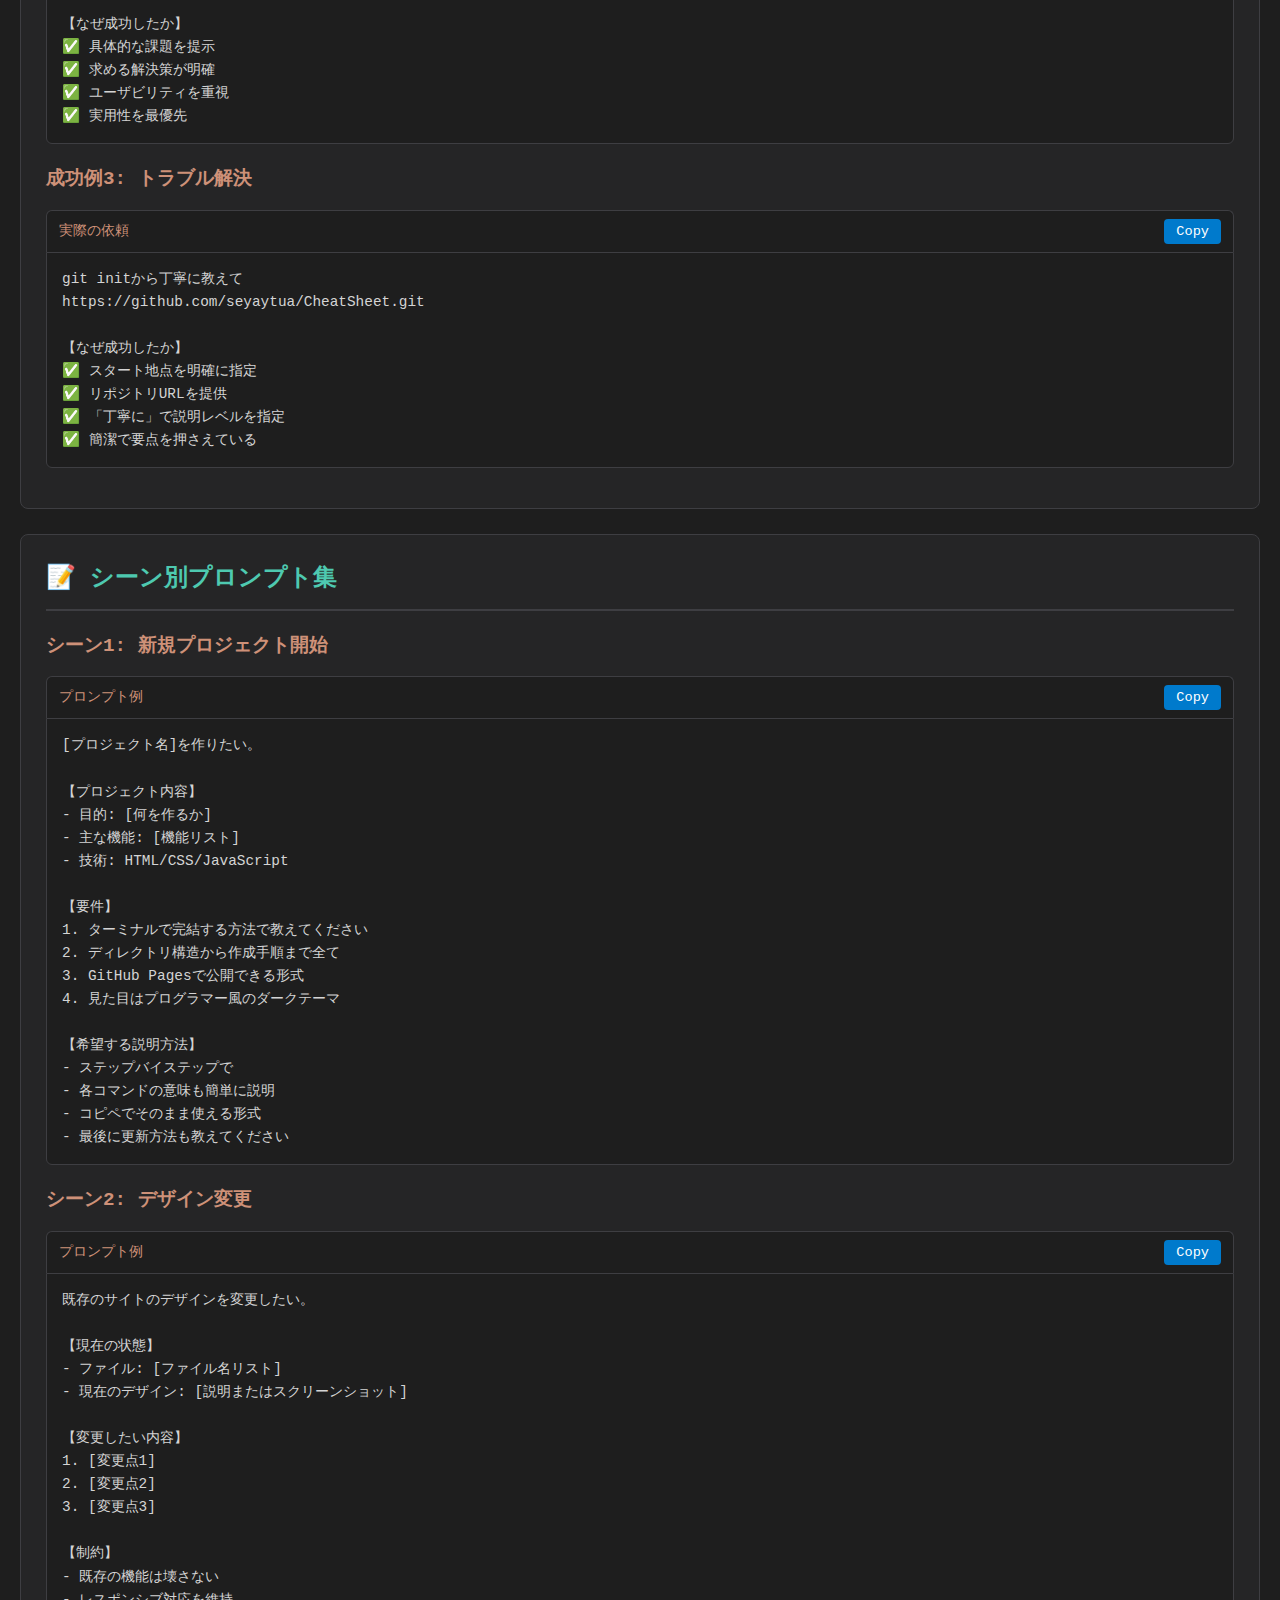
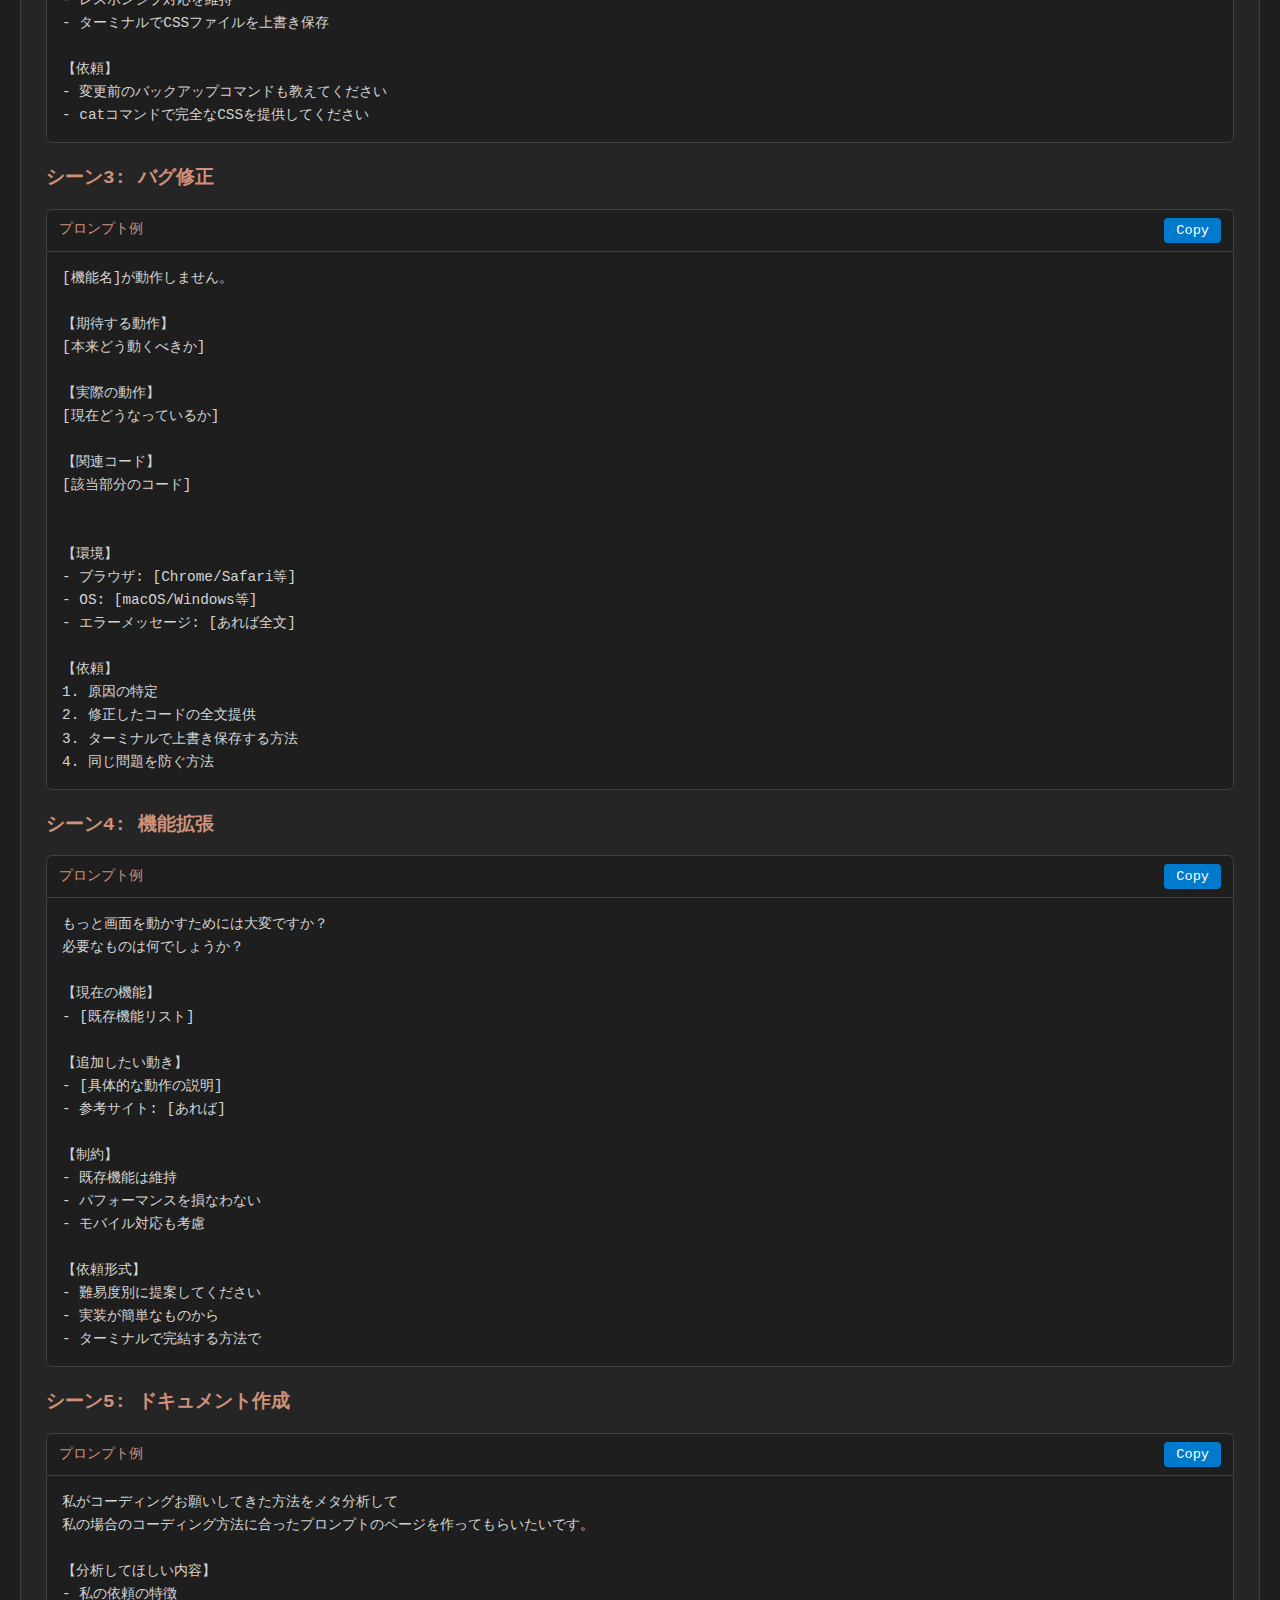
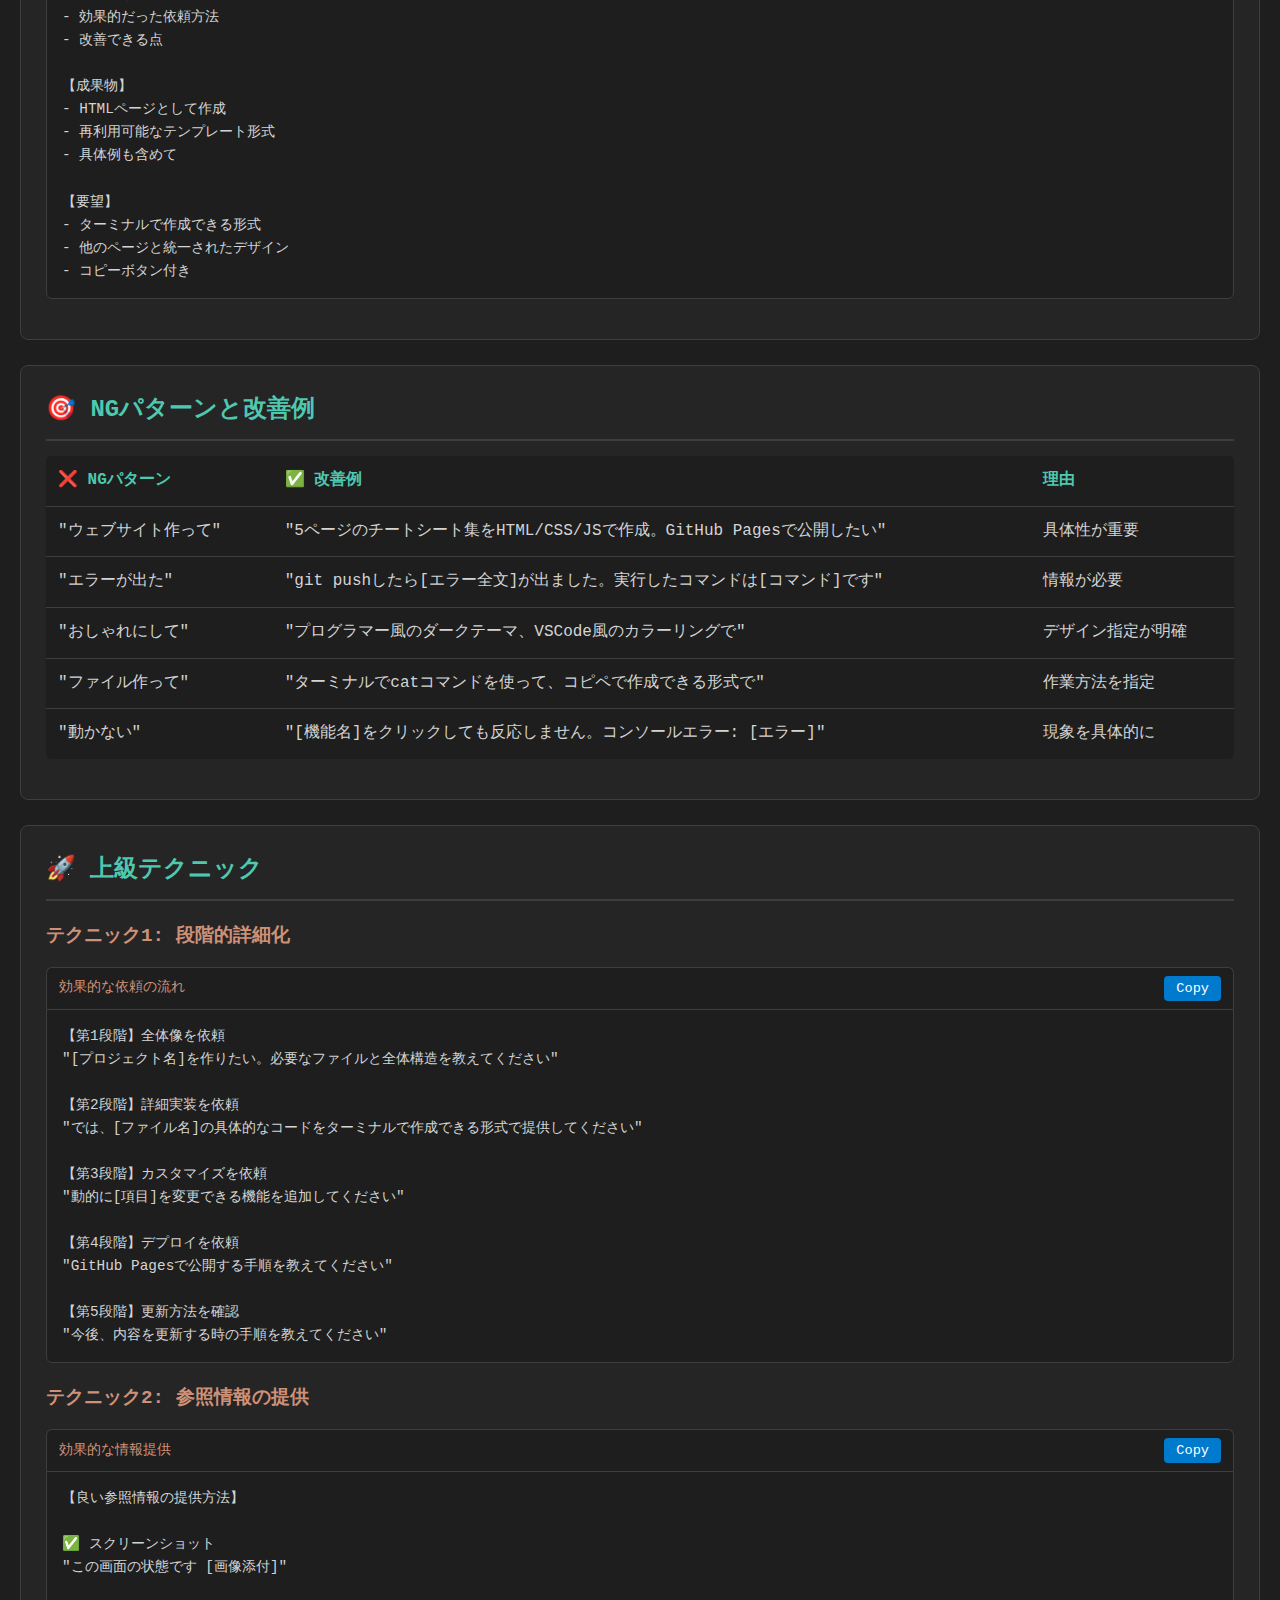
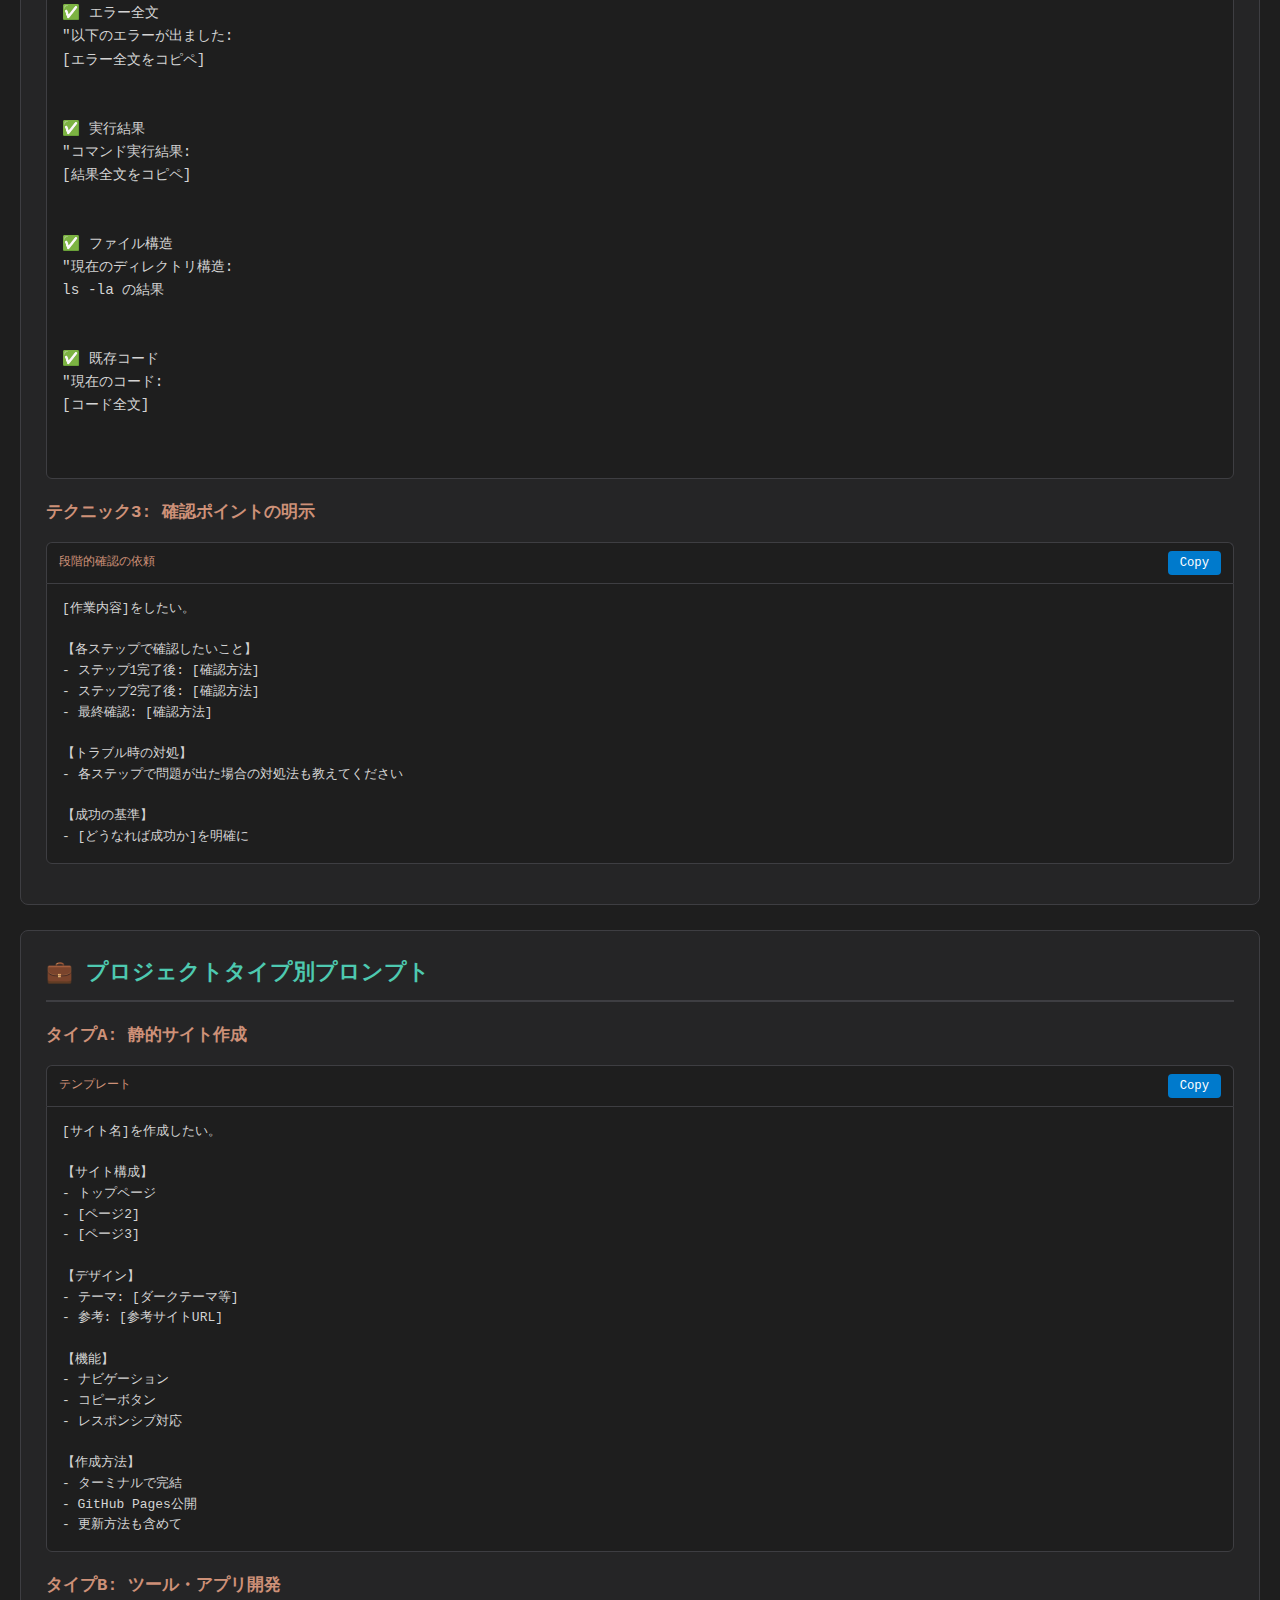
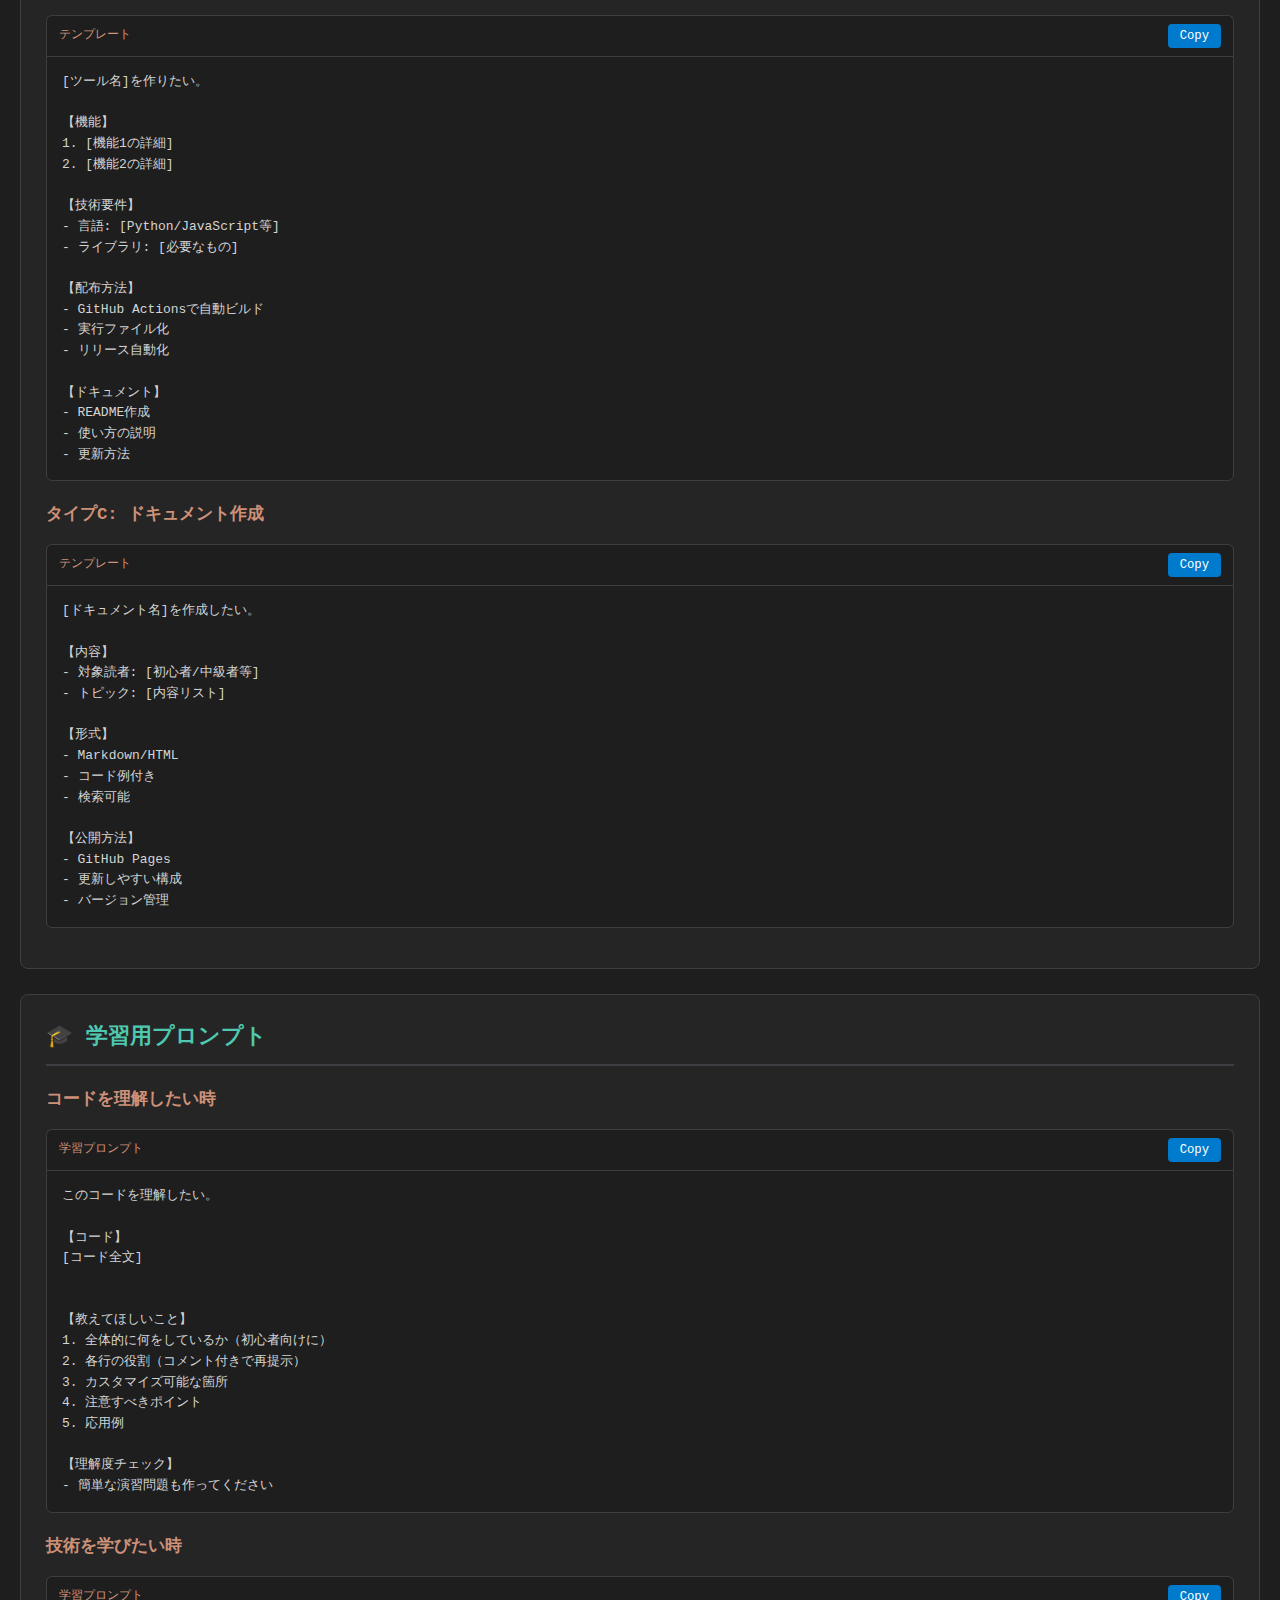
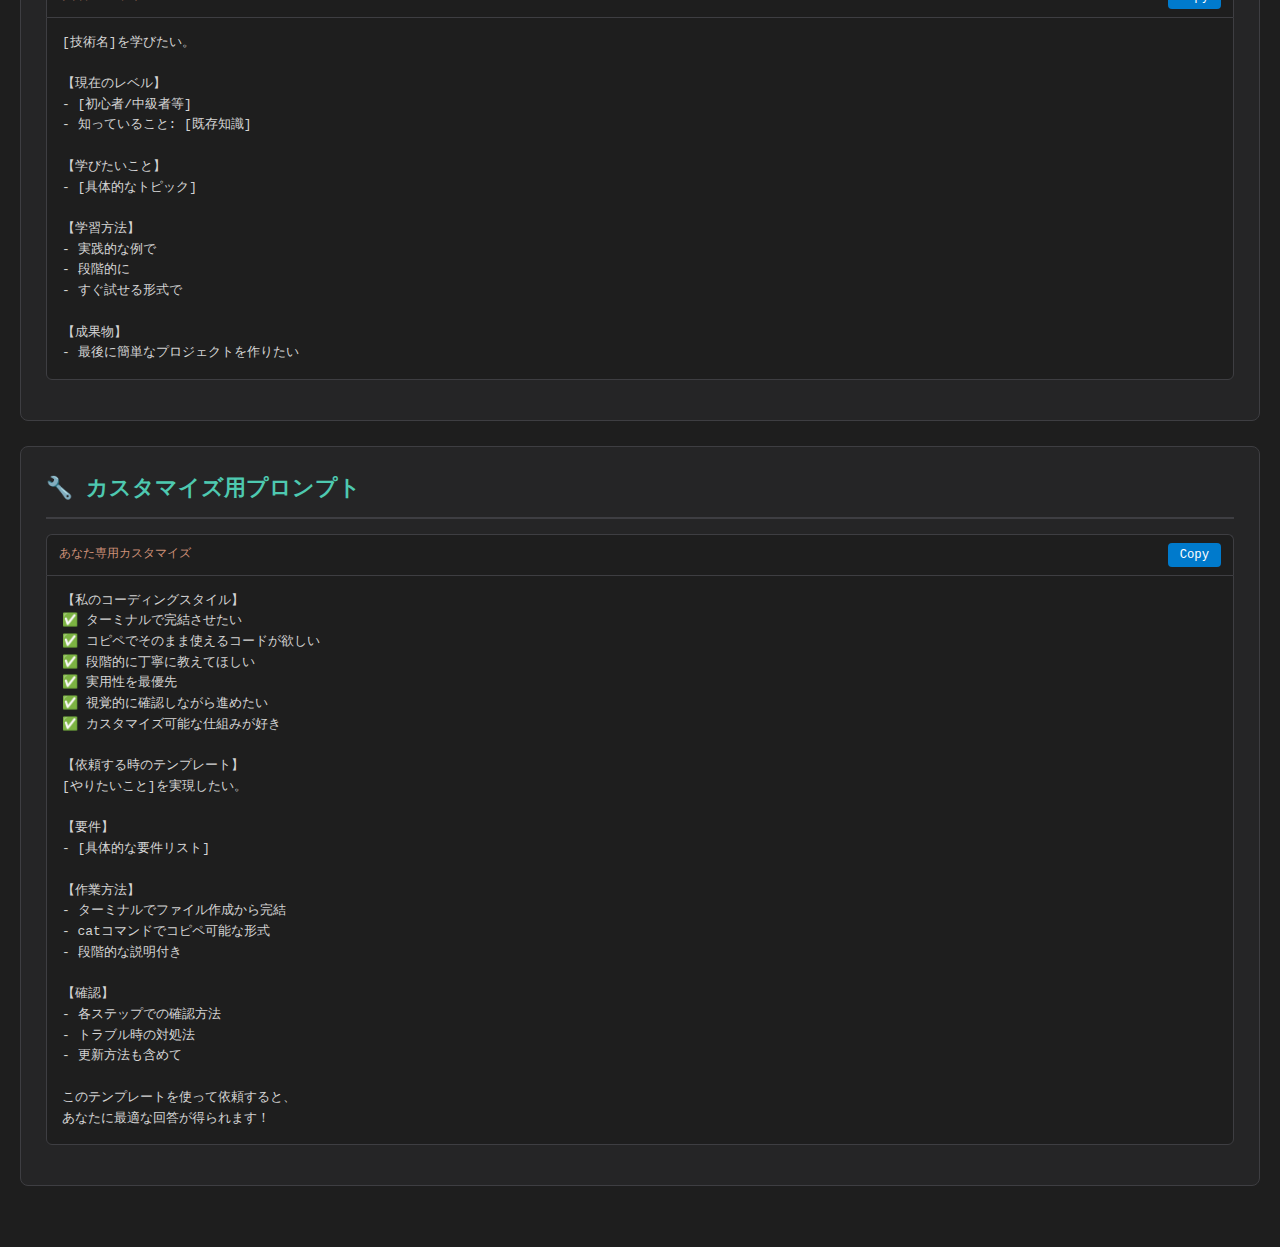
<file: prompts.html>
<!DOCTYPE html>
<html lang="ja">
<head>
    <meta charset="UTF-8">
    <meta name="viewport" content="width=device-width, initial-scale=1.0">
    <title>効果的なプロンプト集</title>
    <link rel="stylesheet" href="css/style.css">
</head>
<body>
    <a href="index.html" class="back-link">← トップに戻る</a>
    
    <header>
        <h1>🎯 あなた専用プロンプト集</h1>
        <p class="subtitle">ターミナル完結型・実用重視のコーディング依頼方法</p>
    </header>

    <section>
        <h2>📊 あなたのコーディングスタイル分析</h2>
        
        <table>
            <thead>
                <tr>
                    <th>特徴</th>
                    <th>具体例</th>
                    <th>効果的な依頼方法</th>
                </tr>
            </thead>
            <tbody>
                <tr>
                    <td><strong>ターミナル完結型</strong></td>
                    <td>「ターミナルですべて作業できるように」</td>
                    <td>✅ <code>cat</code>コマンドでファイル作成を指定</td>
                </tr>
                <tr>
                    <td><strong>コピペ重視</strong></td>
                    <td>「そのまま使えるコード」</td>
                    <td>✅ プレースホルダー付きで提供依頼</td>
                </tr>
                <tr>
                    <td><strong>段階的学習</strong></td>
                    <td>「丁寧に教えて」</td>
                    <td>✅ ステップバイステップで依頼</td>
                </tr>
                <tr>
                    <td><strong>実用性重視</strong></td>
                    <td>「今すぐ使える形で」</td>
                    <td>✅ 完成形のコードを最初に依頼</td>
                </tr>
                <tr>
                    <td><strong>視覚的確認好き</strong></td>
                    <td>スクリーンショット提示</td>
                    <td>✅ 「画面で確認しながら」と明記</td>
                </tr>
                <tr>
                    <td><strong>カスタマイズ性</strong></td>
                    <td>「入力で置き換わるように」</td>
                    <td>✅ 動的機能の実装を依頼</td>
                </tr>
            </tbody>
        </table>
    </section>

    <section>
        <h2>🎨 プロンプトテンプレート集</h2>
        
        <h3>1. 新しいWebページを作りたい時</h3>
        <div class="code-block">
            <div class="code-header">
                <span class="code-title">基本テンプレート</span>
                <button class="copy-btn" onclick="copyCode(this)">Copy</button>
            </div>
            <pre><code>[ページ名]のページを作成したい。

【要件】
- HTMLファイル名: [filename].html
- 内容: [具体的な内容]
- デザイン: プログラマー風のダークテーマ
- 機能: コピーボタン、動的置き換え機能

【作業方法】
- ターミナルでファイル作成から保存まで完結
- catコマンドで作成できるようにしてください
- コピペでそのまま使える形で提供

【確認】
- 作成後のGitプッシュ方法も教えてください</code></pre>
        </div>

        <h3>2. 既存ページに機能を追加したい時</h3>
        <div class="code-block">
            <div class="code-header">
                <span class="code-title">機能追加テンプレート</span>
                <button class="copy-btn" onclick="copyCode(this)">Copy</button>
            </div>
            <pre><code>[ファイル名]に[機能名]を追加したい。

【現在の状態】
- ファイル: [filename]
- 既存機能: [現在の機能リスト]

【追加したい機能】
1. [機能1の詳細]
2. [機能2の詳細]

【実装方法】
- 既存コードを壊さないように
- ターミナルで上書き保存できる形で
- バックアップ方法も教えてください

【更新後】
- Gitでの更新手順も含めて教えてください</code></pre>
        </div>

        <h3>3. エラーが出た時</h3>
        <div class="code-block">
            <div class="code-header">
                <span class="code-title">トラブルシューティングテンプレート</span>
                <button class="copy-btn" onclick="copyCode(this)">Copy</button>
            </div>
            <pre><code>[作業内容]をしたらエラーが出ました。

【実行したコマンド】
[コマンド全文をコピペ]


【エラーメッセージ】
[エラー全文をコピペ]


【現在の状況】
- ディレクトリ: [pwd の結果]
- 試したこと: [試した対処法]

【求めること】
- 原因の説明
- 具体的な解決コマンド
- 今後同じエラーを防ぐ方法</code></pre>
        </div>

        <h3>4. デプロイ・公開したい時</h3>
        <div class="code-block">
            <div class="code-header">
                <span class="code-title">デプロイテンプレート</span>
                <button class="copy-btn" onclick="copyCode(this)">Copy</button>
            </div>
            <pre><code>[プロジェクト名]をGitHub Pagesで公開したい。

【プロジェクト情報】
- ディレクトリ: [ディレクトリ名]
- ファイル構成: [主要ファイルのリスト]
- GitHubリポジトリ: [URL]

【要望】
- git initから丁寧に教えてください
- GitHub Pagesの設定方法も含めて
- デプロイ後の更新方法も教えてください

【確認】
- 各ステップで確認すべきことを明記してください</code></pre>
        </div>

        <h3>5. 既存コードを理解したい時</h3>
        <div class="code-block">
            <div class="code-header">
                <span class="code-title">コード解説依頼テンプレート</span>
                <button class="copy-btn" onclick="copyCode(this)">Copy</button>
            </div>
            <pre><code>このコードの動作を理解したい。

【コード】
[コード全文をコピペ]


【知りたいこと】
- 全体的に何をしているか
- 各部分の役割
- カスタマイズできる箇所
- 注意すべきポイント

【説明方法】
- 初心者にもわかる言葉で
- コメント付きで再提示してください</code></pre>
        </div>
    </section>

    <section>
        <h2>💡 効果的な依頼の5原則</h2>
        
        <div class="code-block">
            <div class="code-header">
                <span class="code-title">あなたに最適な依頼方法</span>
                <button class="copy-btn" onclick="copyCode(this)">Copy</button>
            </div>
            <pre><code>【原則1】作業環境を明記する
✅ 良い例: "ターミナルでファイル作成から保存まで完結させたい"
❌ 悪い例: "ファイルを作って"

【原則2】完成形を先に求める
✅ 良い例: "コピペでそのまま使えるコードを全文提供してください"
❌ 悪い例: "作り方を教えて"

【原則3】段階的な説明を依頼
✅ 良い例: "ステップ1から順番に、各ステップで確認しながら進めたい"
❌ 悪い例: "全部一気に教えて"

【原則4】更新方法も同時に依頼
✅ 良い例: "作成後の更新方法とGitプッシュ方法も教えてください"
❌ 悪い例: "とりあえず作って"

【原則5】カスタマイズ性を重視
✅ 良い例: "入力フィールドで値を変更できるようにしてください"
❌ 悪い例: "固定値でいいです"</code></pre>
        </div>
    </section>

    <section>
        <h2>🔥 実際に使ったプロンプト例</h2>
        
        <h3>成功例1: チートシート作成</h3>
        <div class="code-block">
            <div class="code-header">
                <span class="code-title">実際の依頼</span>
                <button class="copy-btn" onclick="copyCode(this)">Copy</button>
            </div>
            <pre><code>チートシートを作成したい。
github用、ターミナル用、HTML用、マークダウン用、Python用
ウェブ上の情報を参考にしてください。
5つのHTMLのページにしてもらいたい。
最後はgithub PageでURLから参照できるようにしたいです。
ディレクトリはApp_cheatの中で作業をします。
見た目はプログラマー風です。

【なぜ成功したか】
✅ 具体的な要件（5つのページ、内容指定）
✅ 最終目標が明確（GitHub Pages公開）
✅ 作業ディレクトリを指定
✅ デザイン要望も明記</code></pre>
        </div>

        <h3>成功例2: 機能追加</h3>
        <div class="code-block">
            <div class="code-header">
                <span class="code-title">実際の依頼</span>
                <button class="copy-btn" onclick="copyCode(this)">Copy</button>
            </div>
            <pre><code>ディレクトリが異なると貼り付けてもそのまま使えないことがあるので、
入力に入れるとその名称に置き換わるように仕掛けを作ってください。
それとスニペッドでコピーできるようにしてください。

【なぜ成功したか】
✅ 具体的な課題を提示
✅ 求める解決策が明確
✅ ユーザビリティを重視
✅ 実用性を最優先</code></pre>
        </div>

        <h3>成功例3: トラブル解決</h3>
        <div class="code-block">
            <div class="code-header">
                <span class="code-title">実際の依頼</span>
                <button class="copy-btn" onclick="copyCode(this)">Copy</button>
            </div>
            <pre><code>git initから丁寧に教えて
https://github.com/seyaytua/CheatSheet.git

【なぜ成功したか】
✅ スタート地点を明確に指定
✅ リポジトリURLを提供
✅ 「丁寧に」で説明レベルを指定
✅ 簡潔で要点を押さえている</code></pre>
        </div>
    </section>

    <section>
        <h2>📝 シーン別プロンプト集</h2>
        
        <h3>シーン1: 新規プロジェクト開始</h3>
        <div class="code-block">
            <div class="code-header">
                <span class="code-title">プロンプト例</span>
                <button class="copy-btn" onclick="copyCode(this)">Copy</button>
            </div>
            <pre><code>[プロジェクト名]を作りたい。

【プロジェクト内容】
- 目的: [何を作るか]
- 主な機能: [機能リスト]
- 技術: HTML/CSS/JavaScript

【要件】
1. ターミナルで完結する方法で教えてください
2. ディレクトリ構造から作成手順まで全て
3. GitHub Pagesで公開できる形式
4. 見た目はプログラマー風のダークテーマ

【希望する説明方法】
- ステップバイステップで
- 各コマンドの意味も簡単に説明
- コピペでそのまま使える形式
- 最後に更新方法も教えてください</code></pre>
        </div>

        <h3>シーン2: デザイン変更</h3>
        <div class="code-block">
            <div class="code-header">
                <span class="code-title">プロンプト例</span>
                <button class="copy-btn" onclick="copyCode(this)">Copy</button>
            </div>
            <pre><code>既存のサイトのデザインを変更したい。

【現在の状態】
- ファイル: [ファイル名リスト]
- 現在のデザイン: [説明またはスクリーンショット]

【変更したい内容】
1. [変更点1]
2. [変更点2]
3. [変更点3]

【制約】
- 既存の機能は壊さない
- レスポンシブ対応を維持
- ターミナルでCSSファイルを上書き保存

【依頼】
- 変更前のバックアップコマンドも教えてください
- catコマンドで完全なCSSを提供してください</code></pre>
        </div>

        <h3>シーン3: バグ修正</h3>
        <div class="code-block">
            <div class="code-header">
                <span class="code-title">プロンプト例</span>
                <button class="copy-btn" onclick="copyCode(this)">Copy</button>
            </div>
            <pre><code>[機能名]が動作しません。

【期待する動作】
[本来どう動くべきか]

【実際の動作】
[現在どうなっているか]

【関連コード】
[該当部分のコード]


【環境】
- ブラウザ: [Chrome/Safari等]
- OS: [macOS/Windows等]
- エラーメッセージ: [あれば全文]

【依頼】
1. 原因の特定
2. 修正したコードの全文提供
3. ターミナルで上書き保存する方法
4. 同じ問題を防ぐ方法</code></pre>
        </div>

        <h3>シーン4: 機能拡張</h3>
        <div class="code-block">
            <div class="code-header">
                <span class="code-title">プロンプト例</span>
                <button class="copy-btn" onclick="copyCode(this)">Copy</button>
            </div>
            <pre><code>もっと画面を動かすためには大変ですか？
必要なものは何でしょうか？

【現在の機能】
- [既存機能リスト]

【追加したい動き】
- [具体的な動作の説明]
- 参考サイト: [あれば]

【制約】
- 既存機能は維持
- パフォーマンスを損なわない
- モバイル対応も考慮

【依頼形式】
- 難易度別に提案してください
- 実装が簡単なものから
- ターミナルで完結する方法で</code></pre>
        </div>

        <h3>シーン5: ドキュメント作成</h3>
        <div class="code-block">
            <div class="code-header">
                <span class="code-title">プロンプト例</span>
                <button class="copy-btn" onclick="copyCode(this)">Copy</button>
            </div>
            <pre><code>私がコーディングお願いしてきた方法をメタ分析して
私の場合のコーディング方法に合ったプロンプトのページを作ってもらいたいです。

【分析してほしい内容】
- 私の依頼の特徴
- 効果的だった依頼方法
- 改善できる点

【成果物】
- HTMLページとして作成
- 再利用可能なテンプレート形式
- 具体例も含めて

【要望】
- ターミナルで作成できる形式
- 他のページと統一されたデザイン
- コピーボタン付き</code></pre>
        </div>
    </section>

    <section>
        <h2>🎯 NGパターンと改善例</h2>
        
        <table>
            <thead>
                <tr>
                    <th>❌ NGパターン</th>
                    <th>✅ 改善例</th>
                    <th>理由</th>
                </tr>
            </thead>
            <tbody>
                <tr>
                    <td>"ウェブサイト作って"</td>
                    <td>"5ページのチートシート集をHTML/CSS/JSで作成。GitHub Pagesで公開したい"</td>
                    <td>具体性が重要</td>
                </tr>
                <tr>
                    <td>"エラーが出た"</td>
                    <td>"git pushしたら[エラー全文]が出ました。実行したコマンドは[コマンド]です"</td>
                    <td>情報が必要</td>
                </tr>
                <tr>
                    <td>"おしゃれにして"</td>
                    <td>"プログラマー風のダークテーマ、VSCode風のカラーリングで"</td>
                    <td>デザイン指定が明確</td>
                </tr>
                <tr>
                    <td>"ファイル作って"</td>
                    <td>"ターミナルでcatコマンドを使って、コピペで作成できる形式で"</td>
                    <td>作業方法を指定</td>
                </tr>
                <tr>
                    <td>"動かない"</td>
                    <td>"[機能名]をクリックしても反応しません。コンソールエラー: [エラー]"</td>
                    <td>現象を具体的に</td>
                </tr>
            </tbody>
        </table>
    </section>

    <section>
        <h2>🚀 上級テクニック</h2>
        
        <h3>テクニック1: 段階的詳細化</h3>
        <div class="code-block">
            <div class="code-header">
                <span class="code-title">効果的な依頼の流れ</span>
                <button class="copy-btn" onclick="copyCode(this)">Copy</button>
            </div>
            <pre><code>【第1段階】全体像を依頼
"[プロジェクト名]を作りたい。必要なファイルと全体構造を教えてください"

【第2段階】詳細実装を依頼
"では、[ファイル名]の具体的なコードをターミナルで作成できる形式で提供してください"

【第3段階】カスタマイズを依頼
"動的に[項目]を変更できる機能を追加してください"

【第4段階】デプロイを依頼
"GitHub Pagesで公開する手順を教えてください"

【第5段階】更新方法を確認
"今後、内容を更新する時の手順を教えてください"</code></pre>
        </div>

        <h3>テクニック2: 参照情報の提供</h3>
        <div class="code-block">
            <div class="code-header">
                <span class="code-title">効果的な情報提供</span>
                <button class="copy-btn" onclick="copyCode(this)">Copy</button>
            </div>
            <pre><code>【良い参照情報の提供方法】

✅ スクリーンショット
"この画面の状態です [画像添付]"

✅ エラー全文
"以下のエラーが出ました:
[エラー全文をコピペ]


✅ 実行結果
"コマンド実行結果:
[結果全文をコピペ]


✅ ファイル構造
"現在のディレクトリ構造:
ls -la の結果


✅ 既存コード
"現在のコード:
[コード全文]

        </div>

        <h3>テクニック3: 確認ポイントの明示</h3>
        <div class="code-block">
            <div class="code-header">
                <span class="code-title">段階的確認の依頼</span>
                <button class="copy-btn" onclick="copyCode(this)">Copy</button>
            </div>
            <pre><code>[作業内容]をしたい。

【各ステップで確認したいこと】
- ステップ1完了後: [確認方法]
- ステップ2完了後: [確認方法]
- 最終確認: [確認方法]

【トラブル時の対処】
- 各ステップで問題が出た場合の対処法も教えてください

【成功の基準】
- [どうなれば成功か]を明確に</code></pre>
        </div>
    </section>

    <section>
        <h2>💼 プロジェクトタイプ別プロンプト</h2>
        
        <h3>タイプA: 静的サイト作成</h3>
        <div class="code-block">
            <div class="code-header">
                <span class="code-title">テンプレート</span>
                <button class="copy-btn" onclick="copyCode(this)">Copy</button>
            </div>
            <pre><code>[サイト名]を作成したい。

【サイト構成】
- トップページ
- [ページ2]
- [ページ3]

【デザイン】
- テーマ: [ダークテーマ等]
- 参考: [参考サイトURL]

【機能】
- ナビゲーション
- コピーボタン
- レスポンシブ対応

【作成方法】
- ターミナルで完結
- GitHub Pages公開
- 更新方法も含めて</code></pre>
        </div>

        <h3>タイプB: ツール・アプリ開発</h3>
        <div class="code-block">
            <div class="code-header">
                <span class="code-title">テンプレート</span>
                <button class="copy-btn" onclick="copyCode(this)">Copy</button>
            </div>
            <pre><code>[ツール名]を作りたい。

【機能】
1. [機能1の詳細]
2. [機能2の詳細]

【技術要件】
- 言語: [Python/JavaScript等]
- ライブラリ: [必要なもの]

【配布方法】
- GitHub Actionsで自動ビルド
- 実行ファイル化
- リリース自動化

【ドキュメント】
- README作成
- 使い方の説明
- 更新方法</code></pre>
        </div>

        <h3>タイプC: ドキュメント作成</h3>
        <div class="code-block">
            <div class="code-header">
                <span class="code-title">テンプレート</span>
                <button class="copy-btn" onclick="copyCode(this)">Copy</button>
            </div>
            <pre><code>[ドキュメント名]を作成したい。

【内容】
- 対象読者: [初心者/中級者等]
- トピック: [内容リスト]

【形式】
- Markdown/HTML
- コード例付き
- 検索可能

【公開方法】
- GitHub Pages
- 更新しやすい構成
- バージョン管理</code></pre>
        </div>
    </section>

    <section>
        <h2>🎓 学習用プロンプト</h2>
        
        <h3>コードを理解したい時</h3>
        <div class="code-block">
            <div class="code-header">
                <span class="code-title">学習プロンプト</span>
                <button class="copy-btn" onclick="copyCode(this)">Copy</button>
            </div>
            <pre><code>このコードを理解したい。

【コード】
[コード全文]


【教えてほしいこと】
1. 全体的に何をしているか（初心者向けに）
2. 各行の役割（コメント付きで再提示）
3. カスタマイズ可能な箇所
4. 注意すべきポイント
5. 応用例

【理解度チェック】
- 簡単な演習問題も作ってください</code></pre>
        </div>

        <h3>技術を学びたい時</h3>
        <div class="code-block">
            <div class="code-header">
                <span class="code-title">学習プロンプト</span>
                <button class="copy-btn" onclick="copyCode(this)">Copy</button>
            </div>
            <pre><code>[技術名]を学びたい。

【現在のレベル】
- [初心者/中級者等]
- 知っていること: [既存知識]

【学びたいこと】
- [具体的なトピック]

【学習方法】
- 実践的な例で
- 段階的に
- すぐ試せる形式で

【成果物】
- 最後に簡単なプロジェクトを作りたい</code></pre>
        </div>
    </section>

    <section>
        <h2>🔧 カスタマイズ用プロンプト</h2>
        
        <div class="code-block">
            <div class="code-header">
                <span class="code-title">あなた専用カスタマイズ</span>
                <button class="copy-btn" onclick="copyCode(this)">Copy</button>
            </div>
            <pre><code>【私のコーディングスタイル】
✅ ターミナルで完結させたい
✅ コピペでそのまま使えるコードが欲しい
✅ 段階的に丁寧に教えてほしい
✅ 実用性を最優先
✅ 視覚的に確認しながら進めたい
✅ カスタマイズ可能な仕組みが好き

【依頼する時のテンプレート】
[やりたいこと]を実現したい。

【要件】
- [具体的な要件リスト]

【作業方法】
- ターミナルでファイル作成から完結
- catコマンドでコピペ可能な形式
- 段階的な説明付き

【確認】
- 各ステップでの確認方法
- トラブル時の対処法
- 更新方法も含めて

このテンプレートを使って依頼すると、
あなたに最適な回答が得られます！</code></pre>
        </div>
    </section>

    <script src="js/script.js"></script>
</body>
</html>
</file>
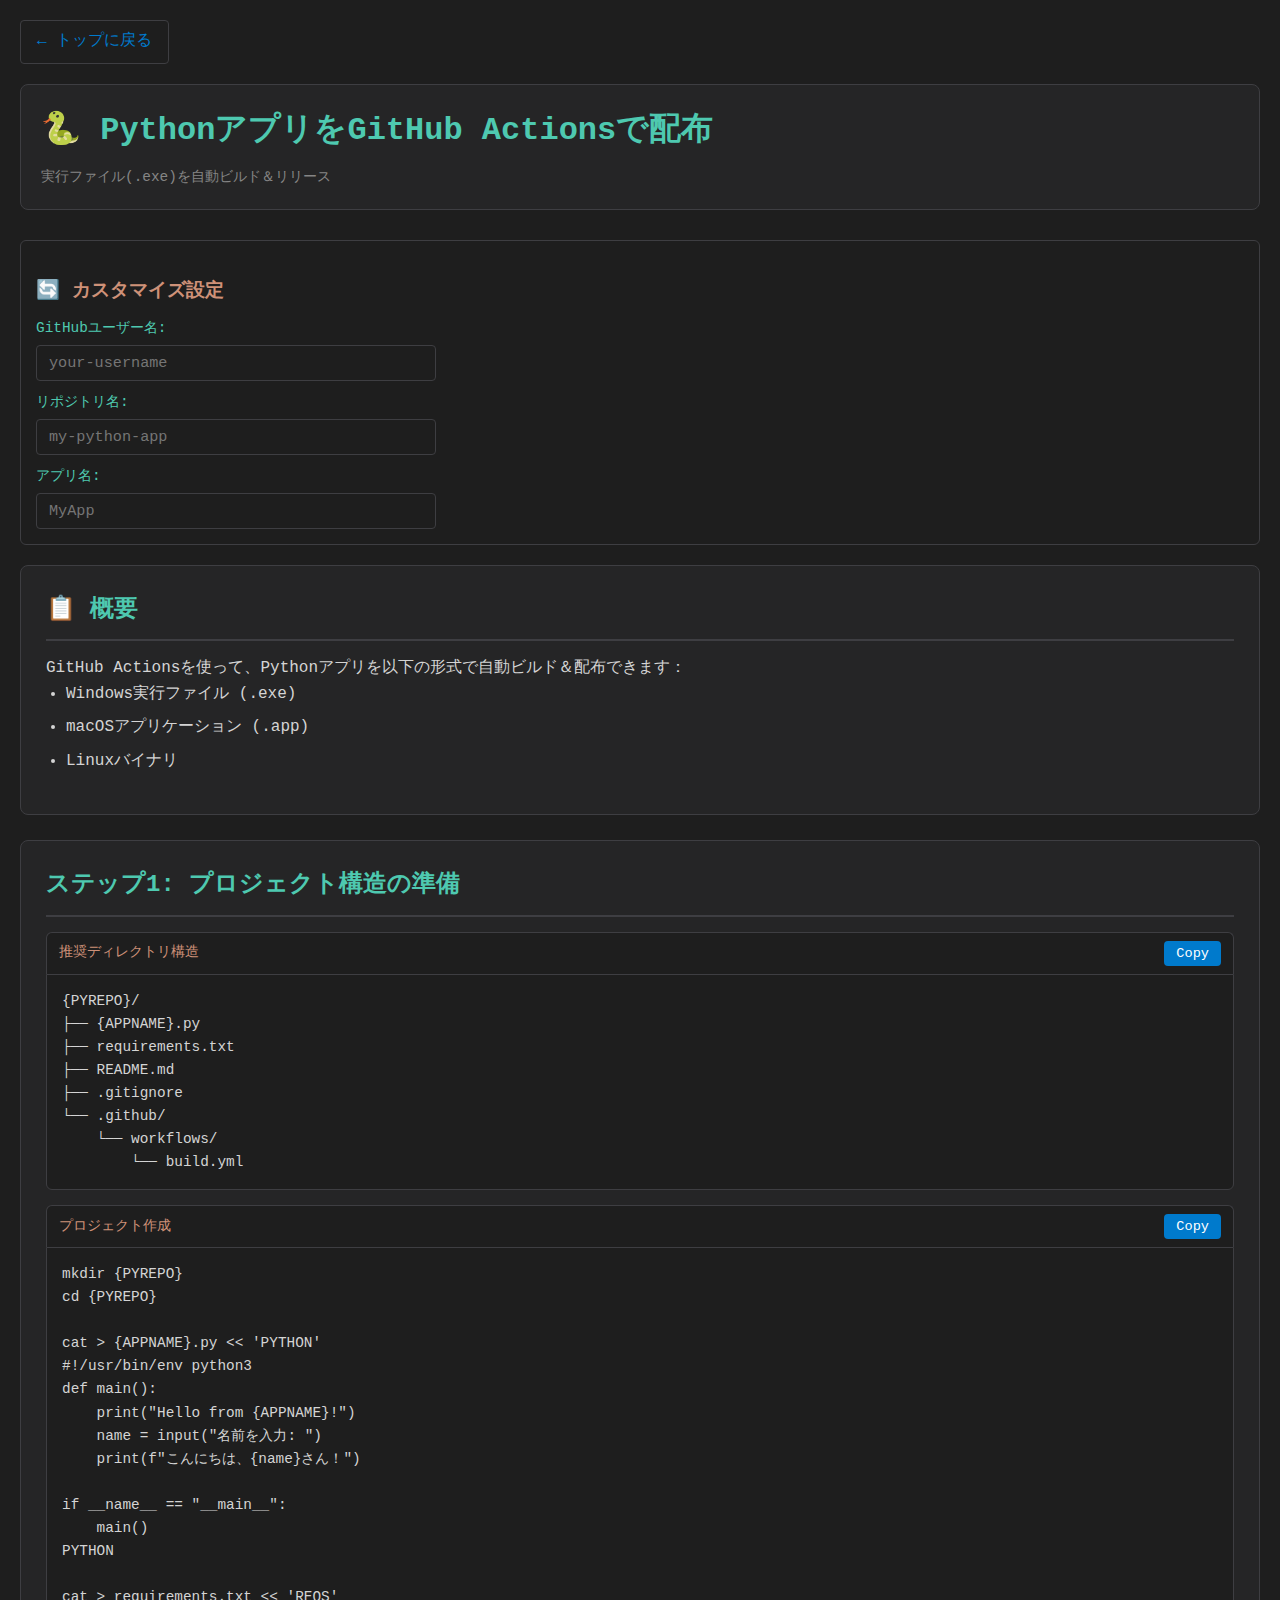
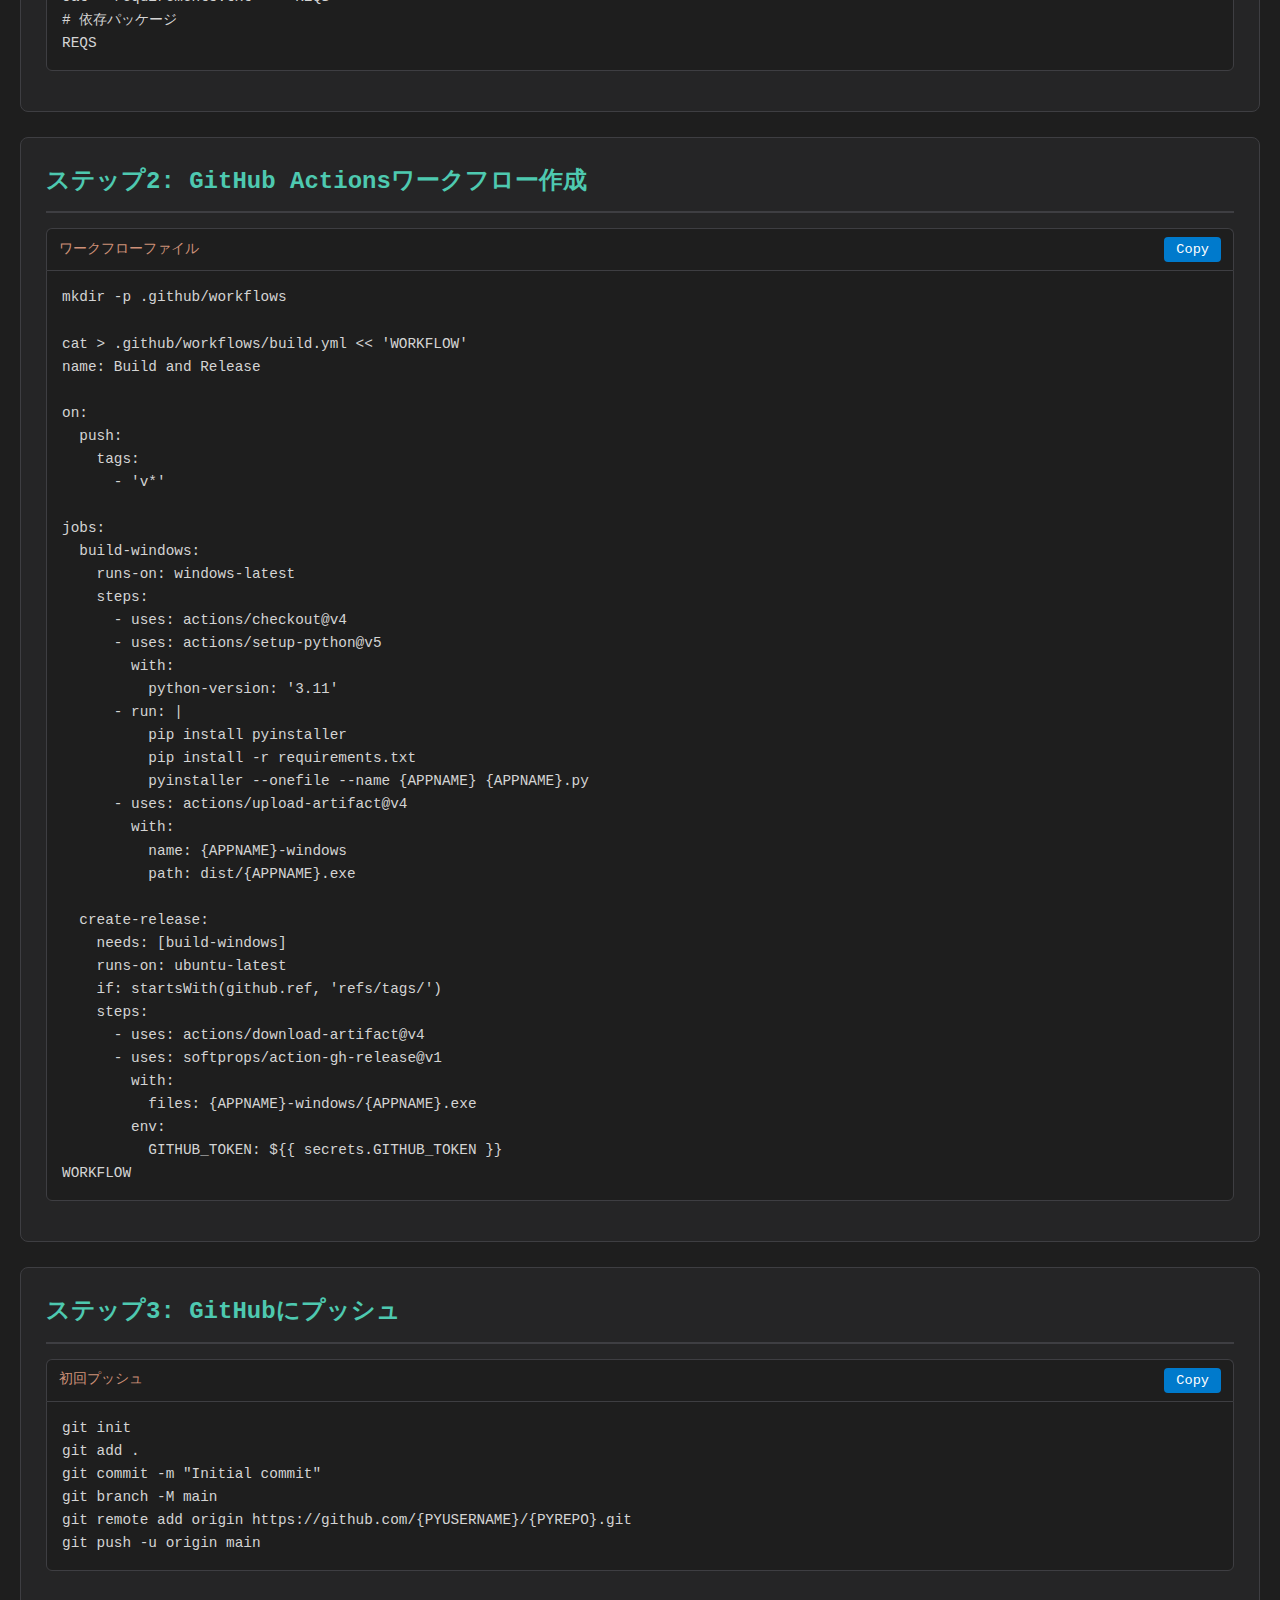
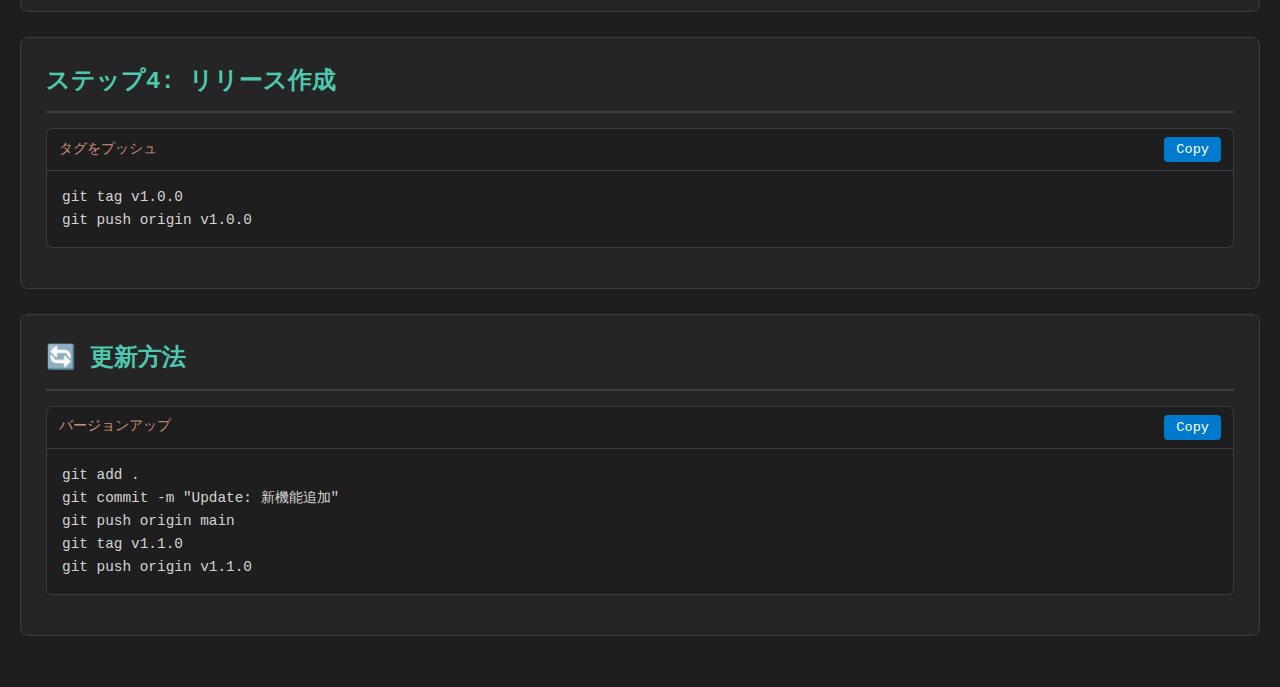
<file: python-deploy.html>
<!DOCTYPE html>
<html lang="ja">
<head>
    <meta charset="UTF-8">
    <meta name="viewport" content="width=device-width, initial-scale=1.0">
    <title>PythonアプリをGitHub Actionsで配布</title>
    <link rel="stylesheet" href="css/style.css">
</head>
<body>
    <a href="index.html" class="back-link">← トップに戻る</a>
    
    <header>
        <h1>🐍 PythonアプリをGitHub Actionsで配布</h1>
        <p class="subtitle">実行ファイル(.exe)を自動ビルド＆リリース</p>
    </header>

    <section class="replace-form">
        <h3>🔄 カスタマイズ設定</h3>
        <label for="pyusername">GitHubユーザー名:</label>
        <input type="text" id="pyusername" class="replace-input" data-placeholder="PYUSERNAME" placeholder="your-username">
        
        <label for="pyrepo" style="margin-top: 10px;">リポジトリ名:</label>
        <input type="text" id="pyrepo" class="replace-input" data-placeholder="PYREPO" placeholder="my-python-app">
        
        <label for="appname" style="margin-top: 10px;">アプリ名:</label>
        <input type="text" id="appname" class="replace-input" data-placeholder="APPNAME" placeholder="MyApp">
    </section>

    <section>
        <h2>📋 概要</h2>
        <p>GitHub Actionsを使って、Pythonアプリを以下の形式で自動ビルド＆配布できます：</p>
        <ul>
            <li>Windows実行ファイル (.exe)</li>
            <li>macOSアプリケーション (.app)</li>
            <li>Linuxバイナリ</li>
        </ul>
    </section>

    <section>
        <h2>ステップ1: プロジェクト構造の準備</h2>
        
        <div class="code-block">
            <div class="code-header">
                <span class="code-title">推奨ディレクトリ構造</span>
                <button class="copy-btn" onclick="copyCode(this)">Copy</button>
            </div>
            <pre><code>{PYREPO}/
├── {APPNAME}.py
├── requirements.txt
├── README.md
├── .gitignore
└── .github/
    └── workflows/
        └── build.yml</code></pre>
        </div>

        <div class="code-block">
            <div class="code-header">
                <span class="code-title">プロジェクト作成</span>
                <button class="copy-btn" onclick="copyCode(this)">Copy</button>
            </div>
            <pre><code>mkdir {PYREPO}
cd {PYREPO}

cat > {APPNAME}.py << 'PYTHON'
#!/usr/bin/env python3
def main():
    print("Hello from {APPNAME}!")
    name = input("名前を入力: ")
    print(f"こんにちは、{name}さん！")

if __name__ == "__main__":
    main()
PYTHON

cat > requirements.txt << 'REQS'
# 依存パッケージ
REQS</code></pre>
        </div>
    </section>

    <section>
        <h2>ステップ2: GitHub Actionsワークフロー作成</h2>
        
        <div class="code-block">
            <div class="code-header">
                <span class="code-title">ワークフローファイル</span>
                <button class="copy-btn" onclick="copyCode(this)">Copy</button>
            </div>
            <pre><code>mkdir -p .github/workflows

cat > .github/workflows/build.yml << 'WORKFLOW'
name: Build and Release

on:
  push:
    tags:
      - 'v*'

jobs:
  build-windows:
    runs-on: windows-latest
    steps:
      - uses: actions/checkout@v4
      - uses: actions/setup-python@v5
        with:
          python-version: '3.11'
      - run: |
          pip install pyinstaller
          pip install -r requirements.txt
          pyinstaller --onefile --name {APPNAME} {APPNAME}.py
      - uses: actions/upload-artifact@v4
        with:
          name: {APPNAME}-windows
          path: dist/{APPNAME}.exe

  create-release:
    needs: [build-windows]
    runs-on: ubuntu-latest
    if: startsWith(github.ref, 'refs/tags/')
    steps:
      - uses: actions/download-artifact@v4
      - uses: softprops/action-gh-release@v1
        with:
          files: {APPNAME}-windows/{APPNAME}.exe
        env:
          GITHUB_TOKEN: ${{ secrets.GITHUB_TOKEN }}
WORKFLOW</code></pre>
        </div>
    </section>

    <section>
        <h2>ステップ3: GitHubにプッシュ</h2>
        
        <div class="code-block">
            <div class="code-header">
                <span class="code-title">初回プッシュ</span>
                <button class="copy-btn" onclick="copyCode(this)">Copy</button>
            </div>
            <pre><code>git init
git add .
git commit -m "Initial commit"
git branch -M main
git remote add origin https://github.com/{PYUSERNAME}/{PYREPO}.git
git push -u origin main</code></pre>
        </div>
    </section>

    <section>
        <h2>ステップ4: リリース作成</h2>
        
        <div class="code-block">
            <div class="code-header">
                <span class="code-title">タグをプッシュ</span>
                <button class="copy-btn" onclick="copyCode(this)">Copy</button>
            </div>
            <pre><code>git tag v1.0.0
git push origin v1.0.0</code></pre>
        </div>
    </section>

    <section>
        <h2>🔄 更新方法</h2>
        
        <div class="code-block">
            <div class="code-header">
                <span class="code-title">バージョンアップ</span>
                <button class="copy-btn" onclick="copyCode(this)">Copy</button>
            </div>
            <pre><code>git add .
git commit -m "Update: 新機能追加"
git push origin main
git tag v1.1.0
git push origin v1.1.0</code></pre>
        </div>
    </section>

    <script src="js/script.js"></script>
</body>
</html>
</file>
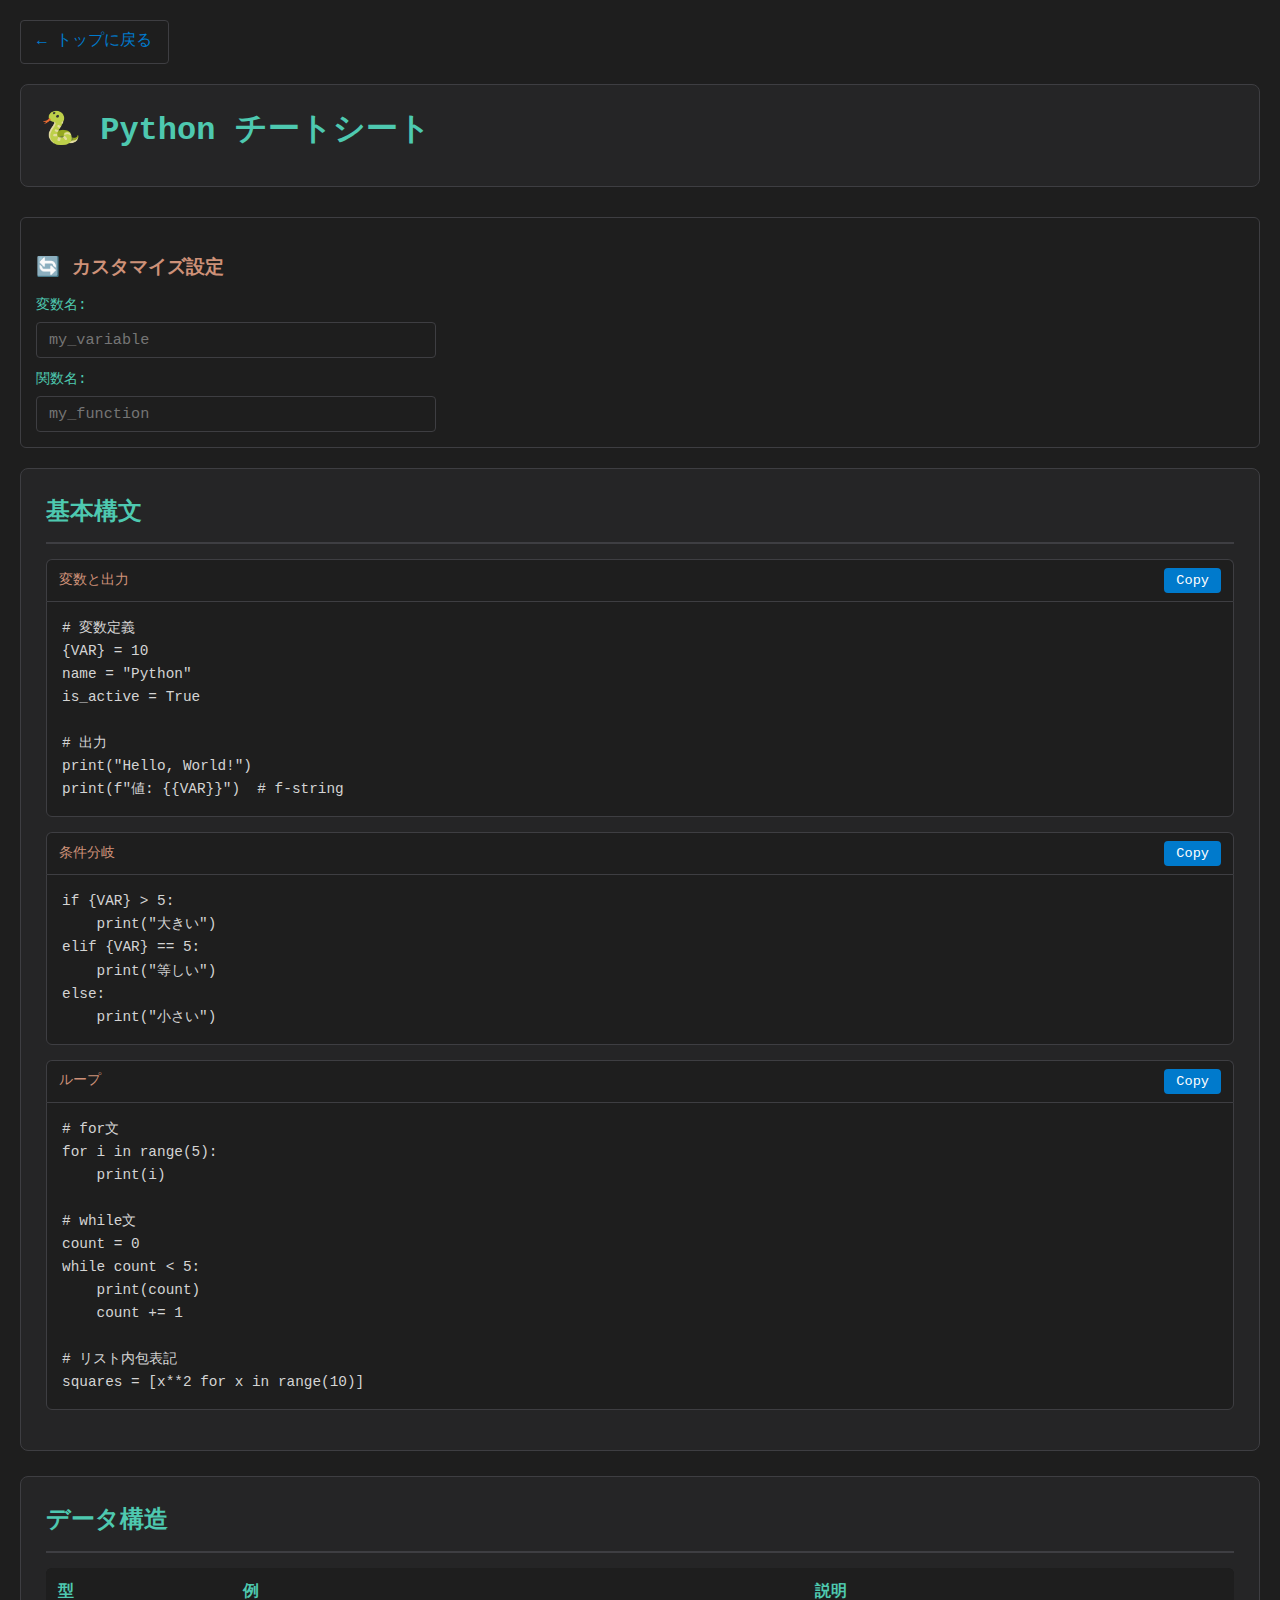
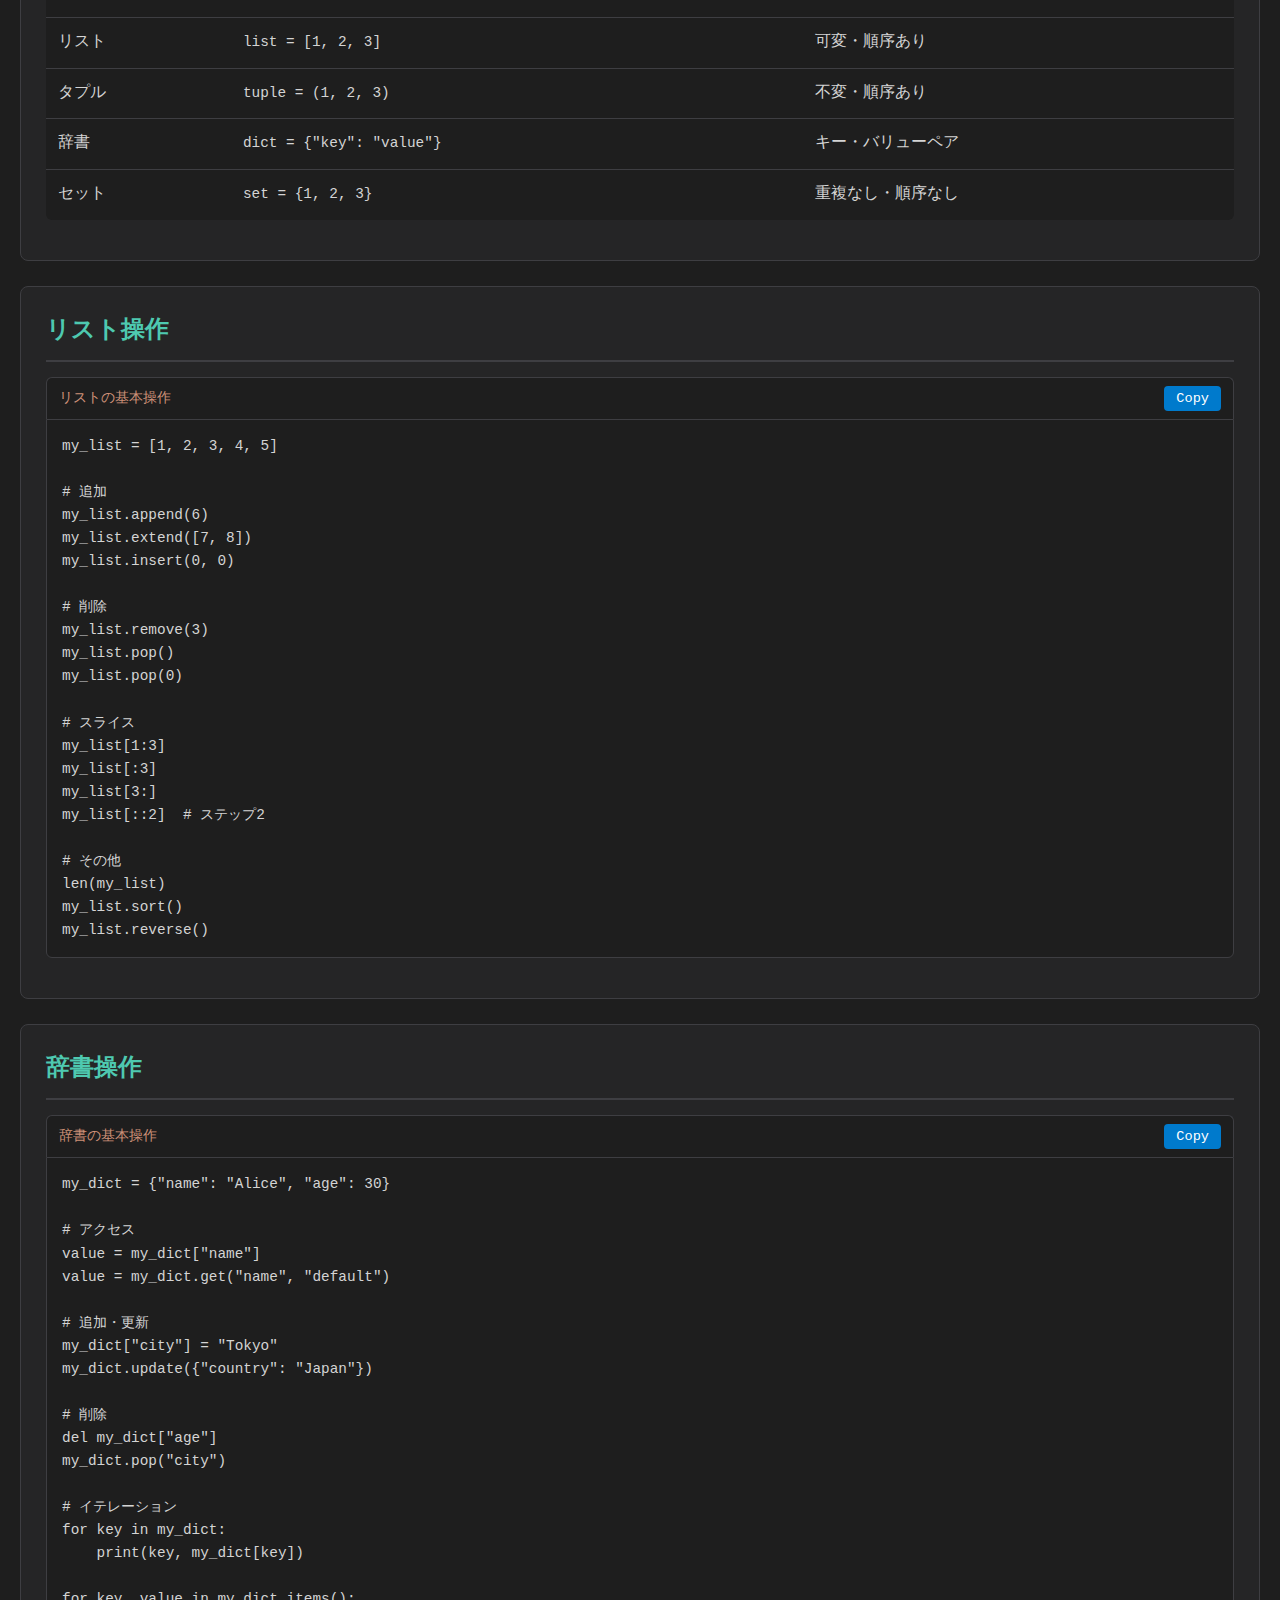
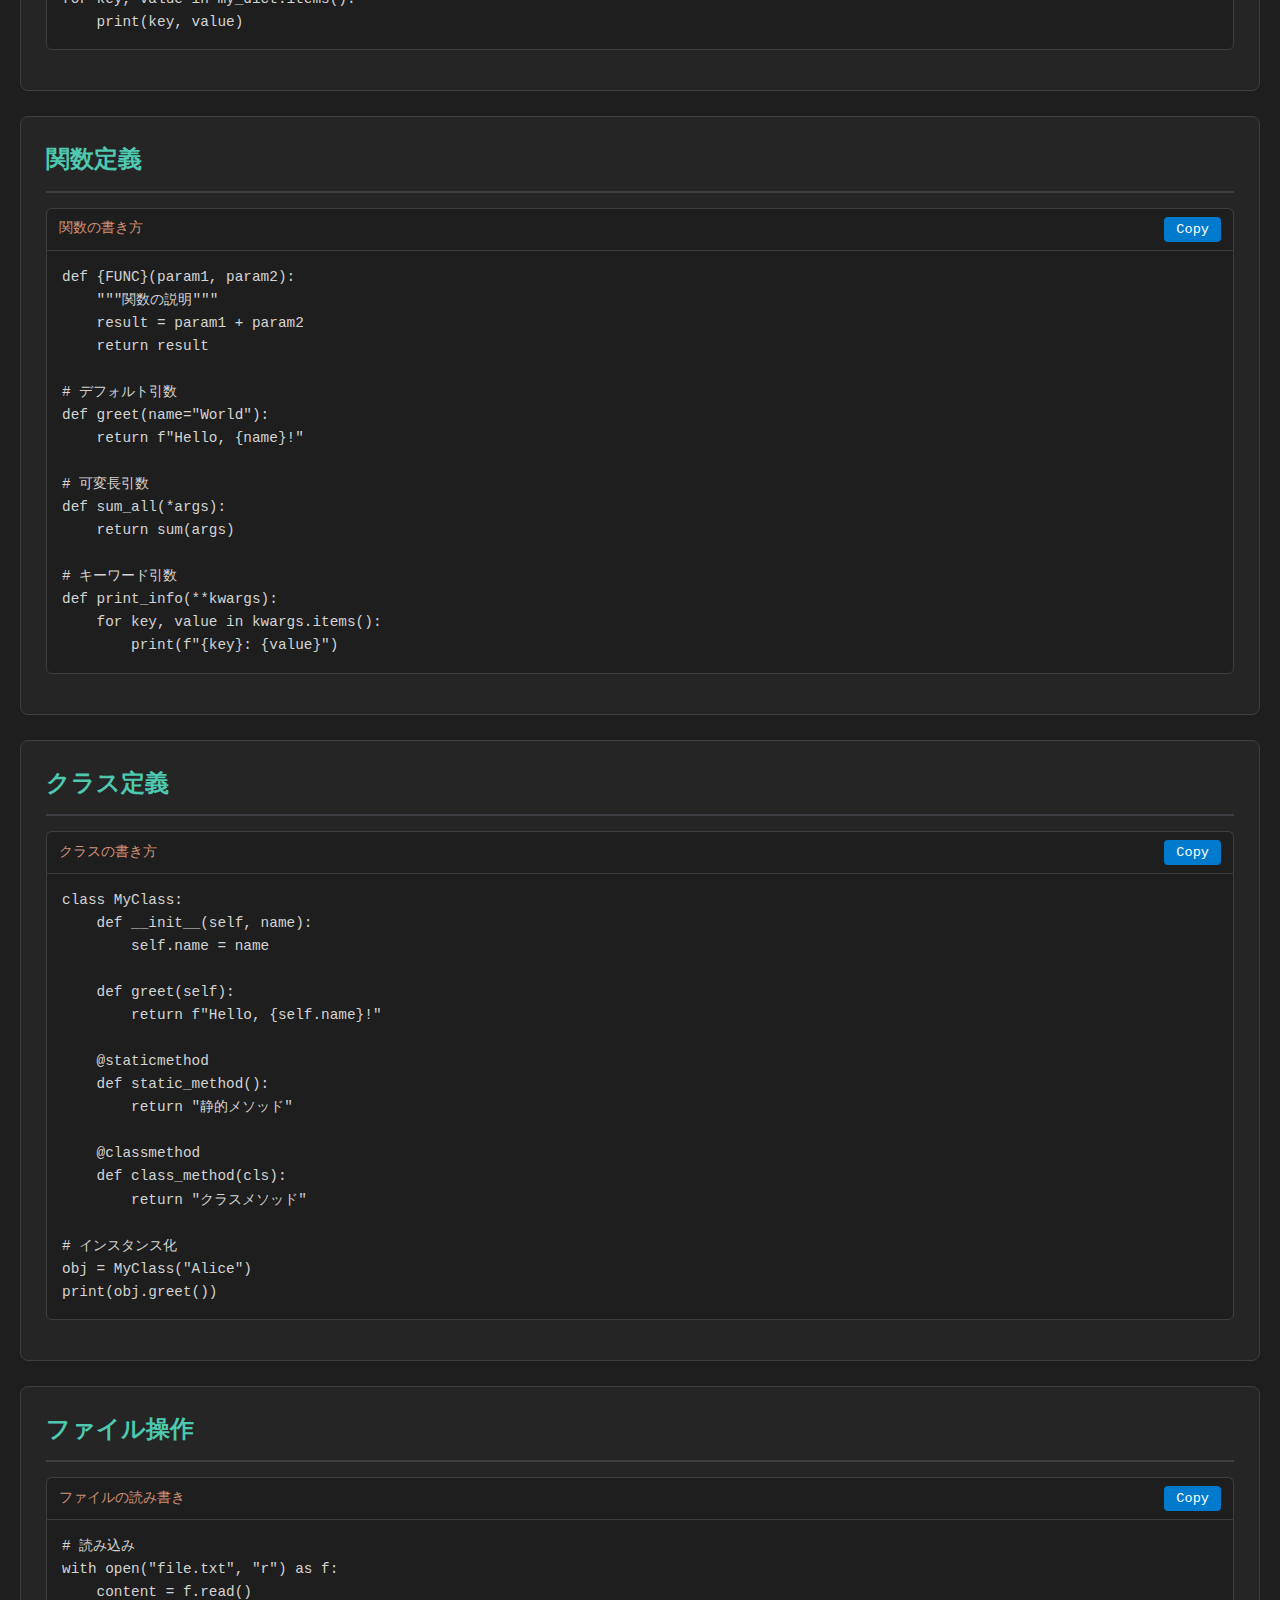
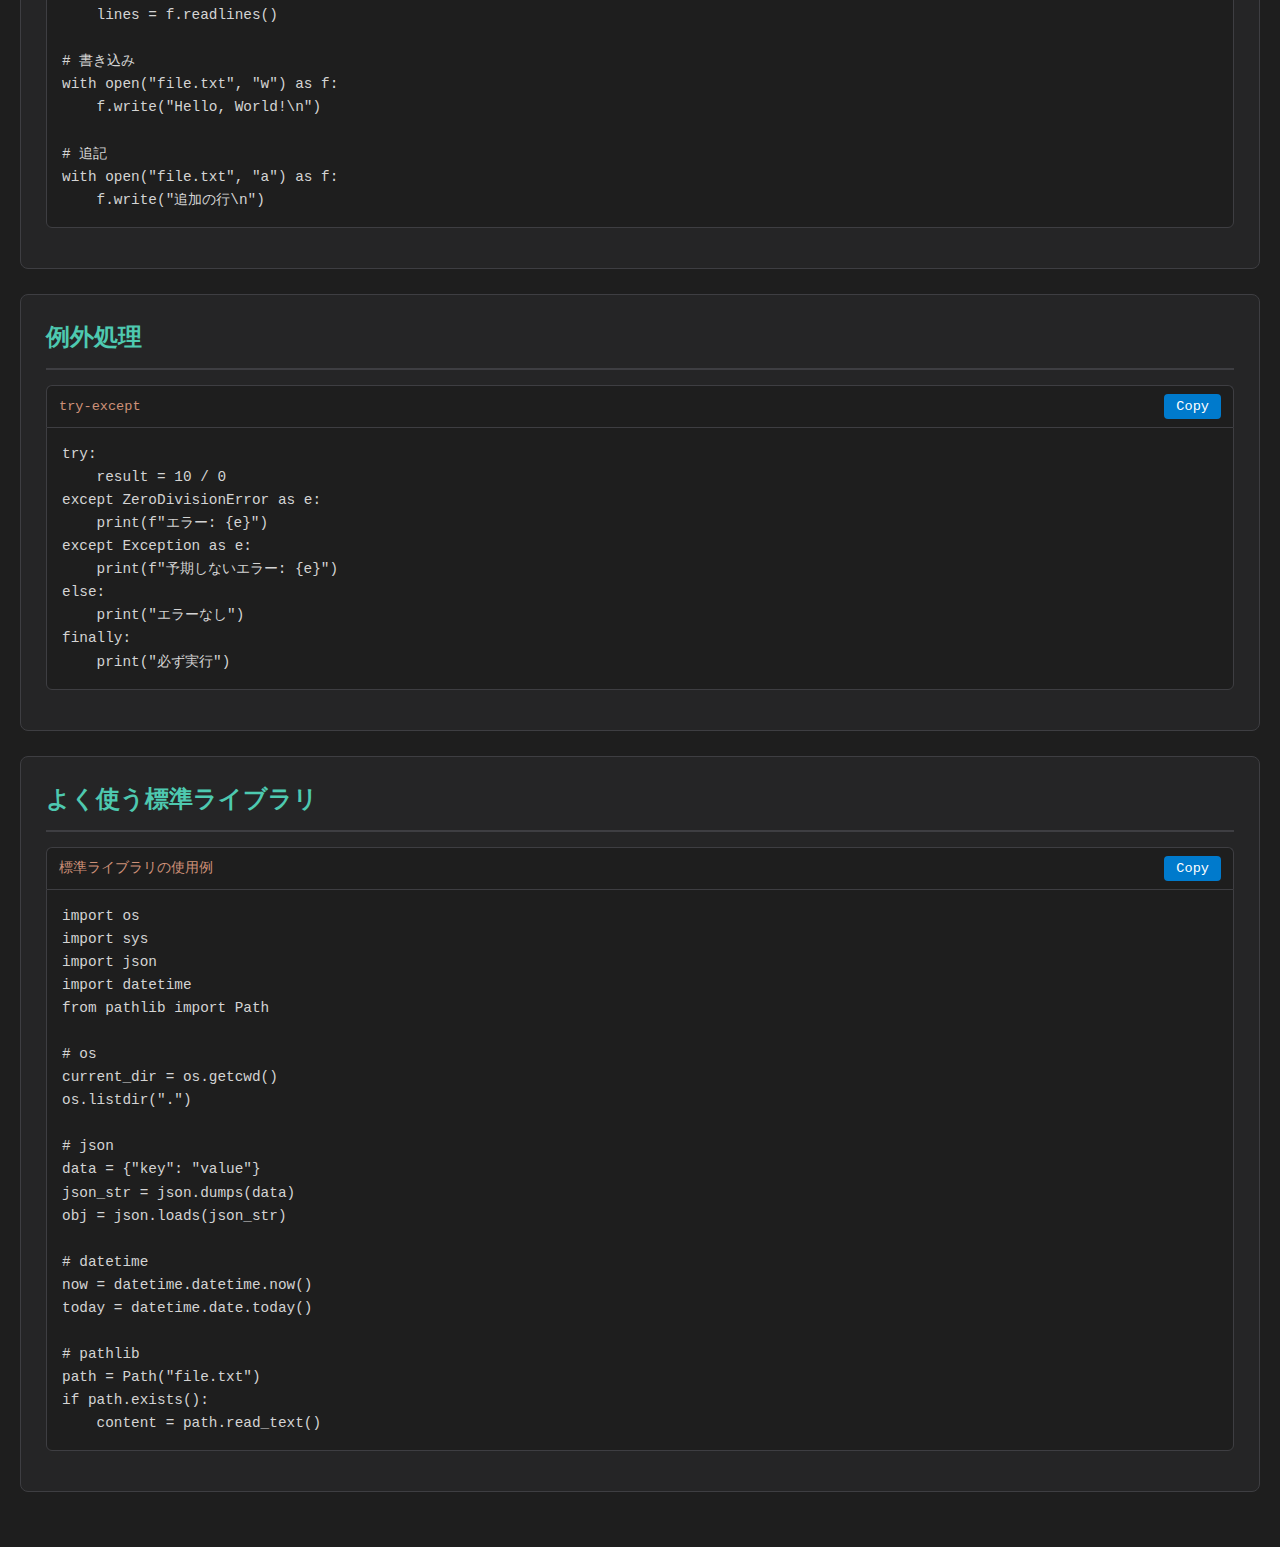
<file: python.html>
<!DOCTYPE html>
<html lang="ja">
<head>
    <meta charset="UTF-8">
    <meta name="viewport" content="width=device-width, initial-scale=1.0">
    <title>Pythonチートシート</title>
    <link rel="stylesheet" href="css/style.css">
</head>
<body>
    <a href="index.html" class="back-link">← トップに戻る</a>
    
    <header>
        <h1>🐍 Python チートシート</h1>
    </header>

    <section class="replace-form">
        <h3>🔄 カスタマイズ設定</h3>
        <label for="varname">変数名:</label>
        <input type="text" id="varname" class="replace-input" data-placeholder="VAR" placeholder="my_variable">
        
        <label for="funcname" style="margin-top: 10px;">関数名:</label>
        <input type="text" id="funcname" class="replace-input" data-placeholder="FUNC" placeholder="my_function">
    </section>

    <section>
        <h2>基本構文</h2>
        
        <div class="code-block">
            <div class="code-header">
                <span class="code-title">変数と出力</span>
                <button class="copy-btn" onclick="copyCode(this)">Copy</button>
            </div>
            <pre><code># 変数定義
{VAR} = 10
name = "Python"
is_active = True

# 出力
print("Hello, World!")
print(f"値: {{VAR}}")  # f-string</code></pre>
        </div>

        <div class="code-block">
            <div class="code-header">
                <span class="code-title">条件分岐</span>
                <button class="copy-btn" onclick="copyCode(this)">Copy</button>
            </div>
            <pre><code>if {VAR} > 5:
    print("大きい")
elif {VAR} == 5:
    print("等しい")
else:
    print("小さい")</code></pre>
        </div>

        <div class="code-block">
            <div class="code-header">
                <span class="code-title">ループ</span>
                <button class="copy-btn" onclick="copyCode(this)">Copy</button>
            </div>
            <pre><code># for文
for i in range(5):
    print(i)

# while文
count = 0
while count < 5:
    print(count)
    count += 1

# リスト内包表記
squares = [x**2 for x in range(10)]</code></pre>
        </div>
    </section>

    <section>
        <h2>データ構造</h2>
        
        <table>
            <thead>
                <tr>
                    <th>型</th>
                    <th>例</th>
                    <th>説明</th>
                </tr>
            </thead>
            <tbody>
                <tr>
                    <td>リスト</td>
                    <td><code>list = [1, 2, 3]</code></td>
                    <td>可変・順序あり</td>
                </tr>
                <tr>
                    <td>タプル</td>
                    <td><code>tuple = (1, 2, 3)</code></td>
                    <td>不変・順序あり</td>
                </tr>
                <tr>
                    <td>辞書</td>
                    <td><code>dict = {"key": "value"}</code></td>
                    <td>キー・バリューペア</td>
                </tr>
                <tr>
                    <td>セット</td>
                    <td><code>set = {1, 2, 3}</code></td>
                    <td>重複なし・順序なし</td>
                </tr>
            </tbody>
        </table>
    </section>

    <section>
        <h2>リスト操作</h2>
        
        <div class="code-block">
            <div class="code-header">
                <span class="code-title">リストの基本操作</span>
                <button class="copy-btn" onclick="copyCode(this)">Copy</button>
            </div>
            <pre><code>my_list = [1, 2, 3, 4, 5]

# 追加
my_list.append(6)
my_list.extend([7, 8])
my_list.insert(0, 0)

# 削除
my_list.remove(3)
my_list.pop()
my_list.pop(0)

# スライス
my_list[1:3]
my_list[:3]
my_list[3:]
my_list[::2]  # ステップ2

# その他
len(my_list)
my_list.sort()
my_list.reverse()</code></pre>
        </div>
    </section>

    <section>
        <h2>辞書操作</h2>
        
        <div class="code-block">
            <div class="code-header">
                <span class="code-title">辞書の基本操作</span>
                <button class="copy-btn" onclick="copyCode(this)">Copy</button>
            </div>
            <pre><code>my_dict = {"name": "Alice", "age": 30}

# アクセス
value = my_dict["name"]
value = my_dict.get("name", "default")

# 追加・更新
my_dict["city"] = "Tokyo"
my_dict.update({"country": "Japan"})

# 削除
del my_dict["age"]
my_dict.pop("city")

# イテレーション
for key in my_dict:
    print(key, my_dict[key])

for key, value in my_dict.items():
    print(key, value)</code></pre>
        </div>
    </section>

    <section>
        <h2>関数定義</h2>
        
        <div class="code-block">
            <div class="code-header">
                <span class="code-title">関数の書き方</span>
                <button class="copy-btn" onclick="copyCode(this)">Copy</button>
            </div>
            <pre><code>def {FUNC}(param1, param2):
    """関数の説明"""
    result = param1 + param2
    return result

# デフォルト引数
def greet(name="World"):
    return f"Hello, {name}!"

# 可変長引数
def sum_all(*args):
    return sum(args)

# キーワード引数
def print_info(**kwargs):
    for key, value in kwargs.items():
        print(f"{key}: {value}")</code></pre>
        </div>
    </section>

    <section>
        <h2>クラス定義</h2>
        
        <div class="code-block">
            <div class="code-header">
                <span class="code-title">クラスの書き方</span>
                <button class="copy-btn" onclick="copyCode(this)">Copy</button>
            </div>
            <pre><code>class MyClass:
    def __init__(self, name):
        self.name = name
    
    def greet(self):
        return f"Hello, {self.name}!"
    
    @staticmethod
    def static_method():
        return "静的メソッド"
    
    @classmethod
    def class_method(cls):
        return "クラスメソッド"

# インスタンス化
obj = MyClass("Alice")
print(obj.greet())</code></pre>
        </div>
    </section>

    <section>
        <h2>ファイル操作</h2>
        
        <div class="code-block">
            <div class="code-header">
                <span class="code-title">ファイルの読み書き</span>
                <button class="copy-btn" onclick="copyCode(this)">Copy</button>
            </div>
            <pre><code># 読み込み
with open("file.txt", "r") as f:
    content = f.read()
    lines = f.readlines()

# 書き込み
with open("file.txt", "w") as f:
    f.write("Hello, World!\n")

# 追記
with open("file.txt", "a") as f:
    f.write("追加の行\n")</code></pre>
        </div>
    </section>

    <section>
        <h2>例外処理</h2>
        
        <div class="code-block">
            <div class="code-header">
                <span class="code-title">try-except</span>
                <button class="copy-btn" onclick="copyCode(this)">Copy</button>
            </div>
            <pre><code>try:
    result = 10 / 0
except ZeroDivisionError as e:
    print(f"エラー: {e}")
except Exception as e:
    print(f"予期しないエラー: {e}")
else:
    print("エラーなし")
finally:
    print("必ず実行")</code></pre>
        </div>
    </section>

    <section>
        <h2>よく使う標準ライブラリ</h2>
        
        <div class="code-block">
            <div class="code-header">
                <span class="code-title">標準ライブラリの使用例</span>
                <button class="copy-btn" onclick="copyCode(this)">Copy</button>
            </div>
            <pre><code>import os
import sys
import json
import datetime
from pathlib import Path

# os
current_dir = os.getcwd()
os.listdir(".")

# json
data = {"key": "value"}
json_str = json.dumps(data)
obj = json.loads(json_str)

# datetime
now = datetime.datetime.now()
today = datetime.date.today()

# pathlib
path = Path("file.txt")
if path.exists():
    content = path.read_text()</code></pre>
        </div>
    </section>

    <script src="js/script.js"></script>
</body>
</html>
</file>
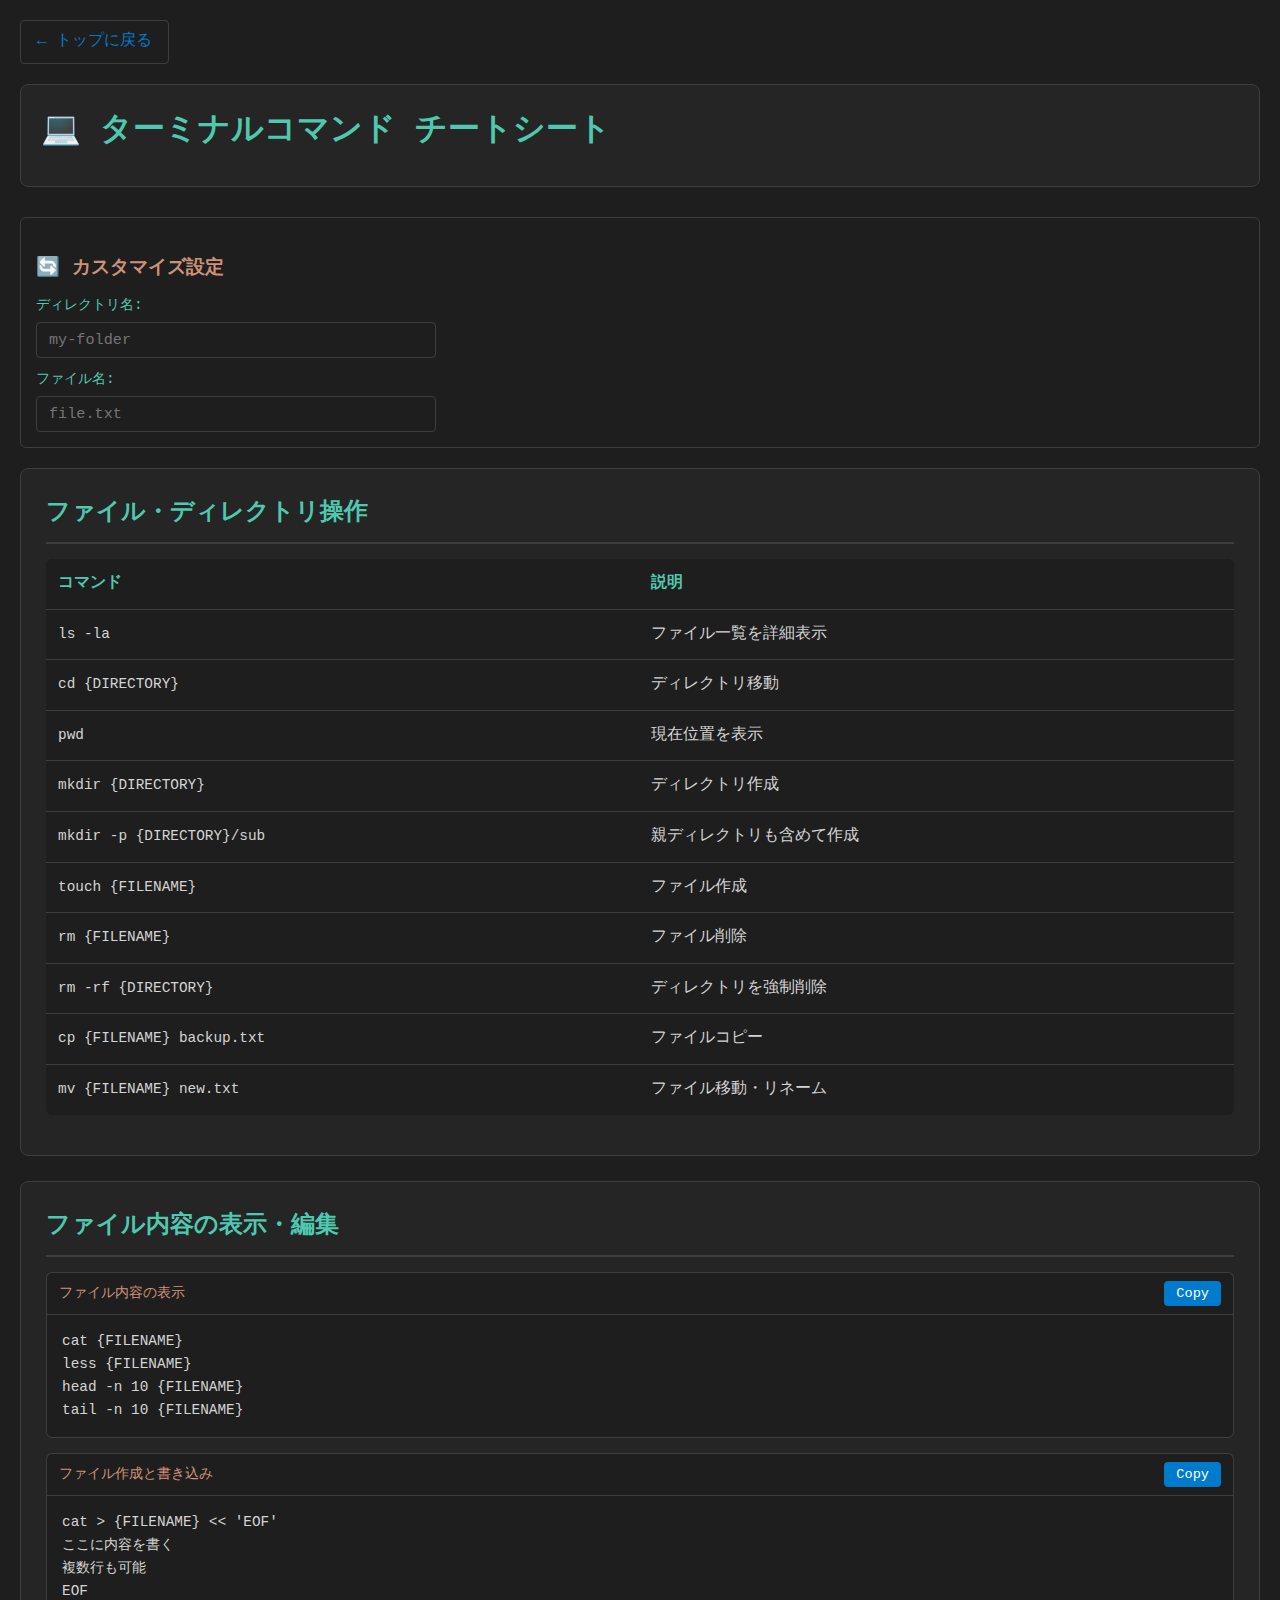
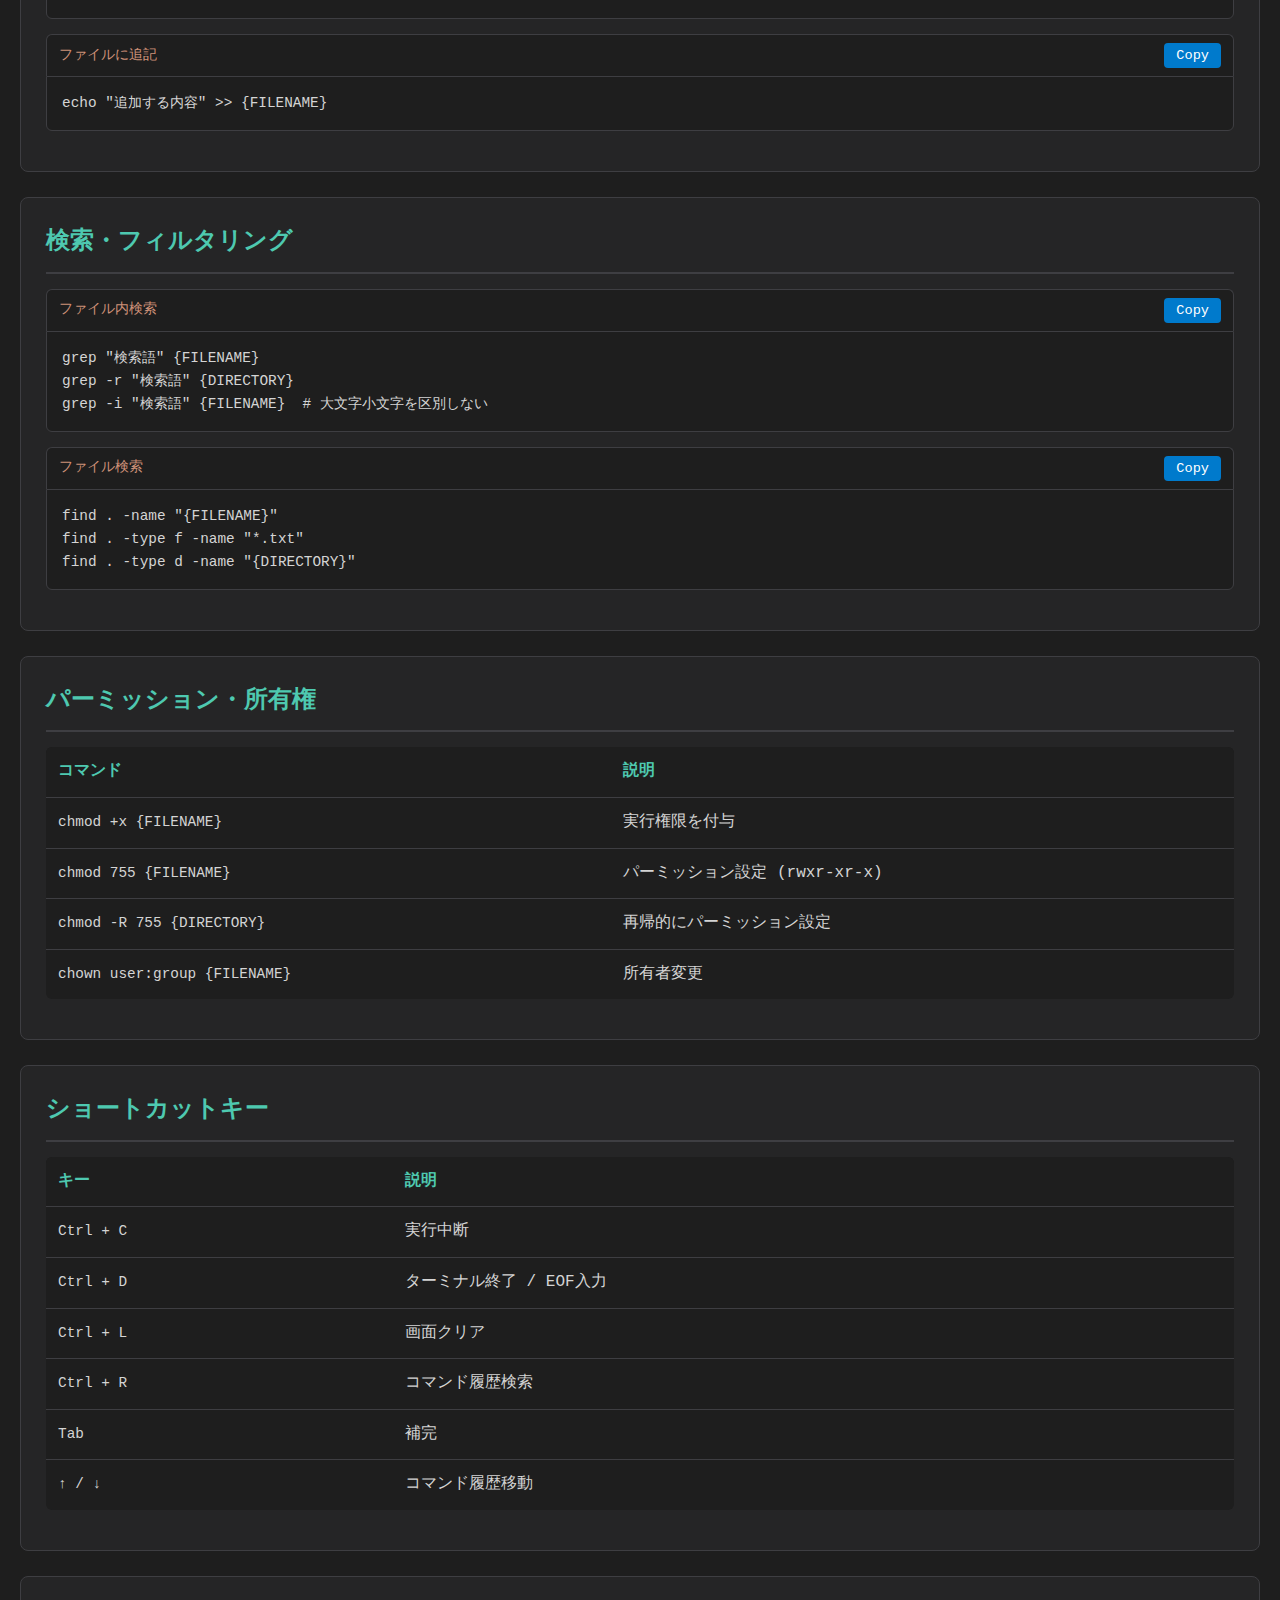
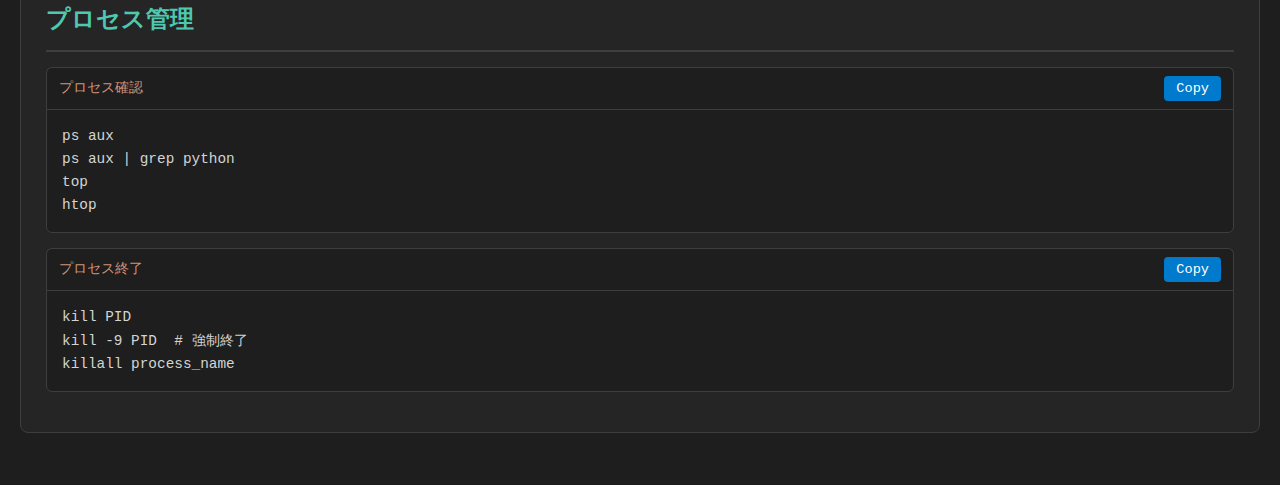
<file: terminal.html>
<!DOCTYPE html>
<html lang="ja">
<head>
    <meta charset="UTF-8">
    <meta name="viewport" content="width=device-width, initial-scale=1.0">
    <title>ターミナルチートシート</title>
    <link rel="stylesheet" href="css/style.css">
</head>
<body>
    <a href="index.html" class="back-link">← トップに戻る</a>
    
    <header>
        <h1>💻 ターミナルコマンド チートシート</h1>
    </header>

    <section class="replace-form">
        <h3>🔄 カスタマイズ設定</h3>
        <label for="dir">ディレクトリ名:</label>
        <input type="text" id="dir" class="replace-input" data-placeholder="DIRECTORY" placeholder="my-folder">
        
        <label for="file" style="margin-top: 10px;">ファイル名:</label>
        <input type="text" id="file" class="replace-input" data-placeholder="FILENAME" placeholder="file.txt">
    </section>

    <section>
        <h2>ファイル・ディレクトリ操作</h2>
        
        <table>
            <thead>
                <tr>
                    <th>コマンド</th>
                    <th>説明</th>
                </tr>
            </thead>
            <tbody>
                <tr>
                    <td><code>ls -la</code></td>
                    <td>ファイル一覧を詳細表示</td>
                </tr>
                <tr>
                    <td><code>cd {DIRECTORY}</code></td>
                    <td>ディレクトリ移動</td>
                </tr>
                <tr>
                    <td><code>pwd</code></td>
                    <td>現在位置を表示</td>
                </tr>
                <tr>
                    <td><code>mkdir {DIRECTORY}</code></td>
                    <td>ディレクトリ作成</td>
                </tr>
                <tr>
                    <td><code>mkdir -p {DIRECTORY}/sub</code></td>
                    <td>親ディレクトリも含めて作成</td>
                </tr>
                <tr>
                    <td><code>touch {FILENAME}</code></td>
                    <td>ファイル作成</td>
                </tr>
                <tr>
                    <td><code>rm {FILENAME}</code></td>
                    <td>ファイル削除</td>
                </tr>
                <tr>
                    <td><code>rm -rf {DIRECTORY}</code></td>
                    <td>ディレクトリを強制削除</td>
                </tr>
                <tr>
                    <td><code>cp {FILENAME} backup.txt</code></td>
                    <td>ファイルコピー</td>
                </tr>
                <tr>
                    <td><code>mv {FILENAME} new.txt</code></td>
                    <td>ファイル移動・リネーム</td>
                </tr>
            </tbody>
        </table>
    </section>

    <section>
        <h2>ファイル内容の表示・編集</h2>
        
        <div class="code-block">
            <div class="code-header">
                <span class="code-title">ファイル内容の表示</span>
                <button class="copy-btn" onclick="copyCode(this)">Copy</button>
            </div>
            <pre><code>cat {FILENAME}
less {FILENAME}
head -n 10 {FILENAME}
tail -n 10 {FILENAME}</code></pre>
        </div>

        <div class="code-block">
            <div class="code-header">
                <span class="code-title">ファイル作成と書き込み</span>
                <button class="copy-btn" onclick="copyCode(this)">Copy</button>
            </div>
            <pre><code>cat > {FILENAME} << 'EOF'
ここに内容を書く
複数行も可能
EOF</code></pre>
        </div>

        <div class="code-block">
            <div class="code-header">
                <span class="code-title">ファイルに追記</span>
                <button class="copy-btn" onclick="copyCode(this)">Copy</button>
            </div>
            <pre><code>echo "追加する内容" >> {FILENAME}</code></pre>
        </div>
    </section>

    <section>
        <h2>検索・フィルタリング</h2>
        
        <div class="code-block">
            <div class="code-header">
                <span class="code-title">ファイル内検索</span>
                <button class="copy-btn" onclick="copyCode(this)">Copy</button>
            </div>
            <pre><code>grep "検索語" {FILENAME}
grep -r "検索語" {DIRECTORY}
grep -i "検索語" {FILENAME}  # 大文字小文字を区別しない</code></pre>
        </div>

        <div class="code-block">
            <div class="code-header">
                <span class="code-title">ファイル検索</span>
                <button class="copy-btn" onclick="copyCode(this)">Copy</button>
            </div>
            <pre><code>find . -name "{FILENAME}"
find . -type f -name "*.txt"
find . -type d -name "{DIRECTORY}"</code></pre>
        </div>
    </section>

    <section>
        <h2>パーミッション・所有権</h2>
        
        <table>
            <thead>
                <tr>
                    <th>コマンド</th>
                    <th>説明</th>
                </tr>
            </thead>
            <tbody>
                <tr>
                    <td><code>chmod +x {FILENAME}</code></td>
                    <td>実行権限を付与</td>
                </tr>
                <tr>
                    <td><code>chmod 755 {FILENAME}</code></td>
                    <td>パーミッション設定 (rwxr-xr-x)</td>
                </tr>
                <tr>
                    <td><code>chmod -R 755 {DIRECTORY}</code></td>
                    <td>再帰的にパーミッション設定</td>
                </tr>
                <tr>
                    <td><code>chown user:group {FILENAME}</code></td>
                    <td>所有者変更</td>
                </tr>
            </tbody>
        </table>
    </section>

    <section>
        <h2>ショートカットキー</h2>
        
        <table>
            <thead>
                <tr>
                    <th>キー</th>
                    <th>説明</th>
                </tr>
            </thead>
            <tbody>
                <tr>
                    <td><code>Ctrl + C</code></td>
                    <td>実行中断</td>
                </tr>
                <tr>
                    <td><code>Ctrl + D</code></td>
                    <td>ターミナル終了 / EOF入力</td>
                </tr>
                <tr>
                    <td><code>Ctrl + L</code></td>
                    <td>画面クリア</td>
                </tr>
                <tr>
                    <td><code>Ctrl + R</code></td>
                    <td>コマンド履歴検索</td>
                </tr>
                <tr>
                    <td><code>Tab</code></td>
                    <td>補完</td>
                </tr>
                <tr>
                    <td><code>↑ / ↓</code></td>
                    <td>コマンド履歴移動</td>
                </tr>
            </tbody>
        </table>
    </section>

    <section>
        <h2>プロセス管理</h2>
        
        <div class="code-block">
            <div class="code-header">
                <span class="code-title">プロセス確認</span>
                <button class="copy-btn" onclick="copyCode(this)">Copy</button>
            </div>
            <pre><code>ps aux
ps aux | grep python
top
htop</code></pre>
        </div>

        <div class="code-block">
            <div class="code-header">
                <span class="code-title">プロセス終了</span>
                <button class="copy-btn" onclick="copyCode(this)">Copy</button>
            </div>
            <pre><code>kill PID
kill -9 PID  # 強制終了
killall process_name</code></pre>
        </div>
    </section>

    <script src="js/script.js"></script>
</body>
</html>
</file>
<file: css/style.css>
/* プログラマー風ダークテーマ */
:root {
    --bg-primary: #1e1e1e;
    --bg-secondary: #252526;
    --bg-code: #1e1e1e;
    --text-primary: #d4d4d4;
    --text-secondary: #858585;
    --accent: #007acc;
    --accent-hover: #005a9e;
    --border: #3e3e42;
    --success: #4ec9b0;
    --warning: #ce9178;
}

* {
    margin: 0;
    padding: 0;
    box-sizing: border-box;
}

body {
    font-family: 'Consolas', 'Monaco', 'Courier New', monospace;
    background-color: var(--bg-primary);
    color: var(--text-primary);
    line-height: 1.6;
    padding: 20px;
    max-width: 1400px;
    margin: 0 auto;
}

/* ヘッダー */
header {
    background: var(--bg-secondary);
    padding: 20px;
    border-radius: 8px;
    margin-bottom: 30px;
    border: 1px solid var(--border);
}

h1 {
    color: var(--success);
    font-size: 2em;
    margin-bottom: 10px;
    font-weight: 600;
}

.subtitle {
    color: var(--text-secondary);
    font-size: 0.9em;
}

/* ナビゲーション */
nav {
    background: var(--bg-secondary);
    padding: 15px;
    border-radius: 8px;
    margin-bottom: 30px;
    border: 1px solid var(--border);
}

nav ul {
    list-style: none;
    display: flex;
    flex-wrap: wrap;
    gap: 10px;
}

nav a {
    color: var(--accent);
    text-decoration: none;
    padding: 8px 16px;
    background: var(--bg-primary);
    border-radius: 4px;
    border: 1px solid var(--border);
    transition: all 0.3s ease;
    display: inline-block;
}

nav a:hover {
    background: var(--accent);
    color: white;
    transform: translateY(-2px);
}

/* セクション */
section {
    background: var(--bg-secondary);
    padding: 25px;
    margin-bottom: 25px;
    border-radius: 8px;
    border: 1px solid var(--border);
}

h2 {
    color: var(--success);
    font-size: 1.5em;
    margin-bottom: 15px;
    padding-bottom: 10px;
    border-bottom: 2px solid var(--border);
}

h3 {
    color: var(--warning);
    font-size: 1.2em;
    margin: 20px 0 10px 0;
}

/* 置き換え入力フォーム */
.replace-form {
    background: var(--bg-code);
    padding: 15px;
    border-radius: 6px;
    margin-bottom: 20px;
    border: 1px solid var(--border);
}

.replace-form label {
    display: block;
    color: var(--success);
    margin-bottom: 5px;
    font-size: 0.9em;
}

.replace-form input {
    width: 100%;
    max-width: 400px;
    padding: 8px 12px;
    background: var(--bg-primary);
    border: 1px solid var(--border);
    border-radius: 4px;
    color: var(--text-primary);
    font-family: 'Consolas', monospace;
    font-size: 0.95em;
}

.replace-form input:focus {
    outline: none;
    border-color: var(--accent);
}

/* コードブロック */
.code-block {
    position: relative;
    margin: 15px 0;
}

.code-header {
    background: var(--bg-primary);
    padding: 8px 12px;
    border-radius: 6px 6px 0 0;
    border: 1px solid var(--border);
    border-bottom: none;
    display: flex;
    justify-content: space-between;
    align-items: center;
}

.code-title {
    color: var(--warning);
    font-size: 0.85em;
}

.copy-btn {
    background: var(--accent);
    color: white;
    border: none;
    padding: 5px 12px;
    border-radius: 4px;
    cursor: pointer;
    font-family: 'Consolas', monospace;
    font-size: 0.85em;
    transition: all 0.3s ease;
}

.copy-btn:hover {
    background: var(--accent-hover);
    transform: scale(1.05);
}

.copy-btn.copied {
    background: var(--success);
}

pre {
    background: var(--bg-code);
    padding: 15px;
    border-radius: 0 0 6px 6px;
    border: 1px solid var(--border);
    overflow-x: auto;
    margin: 0;
}

code {
    font-family: 'Consolas', 'Monaco', 'Courier New', monospace;
    font-size: 0.9em;
    color: var(--text-primary);
}

/* テーブル */
table {
    width: 100%;
    border-collapse: collapse;
    margin: 15px 0;
    background: var(--bg-code);
    border-radius: 6px;
    overflow: hidden;
}

th, td {
    padding: 12px;
    text-align: left;
    border-bottom: 1px solid var(--border);
}

th {
    background: var(--bg-primary);
    color: var(--success);
    font-weight: 600;
}

tr:last-child td {
    border-bottom: none;
}

tr:hover {
    background: var(--bg-primary);
}

/* リスト */
ul, ol {
    margin-left: 20px;
    margin-bottom: 15px;
}

li {
    margin-bottom: 8px;
}

/* インラインコード */
p code, li code {
    background: var(--bg-code);
    padding: 2px 6px;
    border-radius: 3px;
    color: var(--warning);
    font-size: 0.9em;
}

/* 戻るリンク */
.back-link {
    display: inline-block;
    margin-bottom: 20px;
    color: var(--accent);
    text-decoration: none;
    padding: 8px 16px;
    background: var(--bg-code);
    border-radius: 4px;
    border: 1px solid var(--border);
    transition: all 0.3s ease;
}

.back-link:hover {
    background: var(--accent);
    color: white;
    transform: translateX(-5px);
}

/* レスポンシブ */
@media (max-width: 768px) {
    body {
        padding: 10px;
    }
    
    nav ul {
        flex-direction: column;
    }
    
    nav a {
        display: block;
    }
    
    table {
        font-size: 0.85em;
    }
    
    th, td {
        padding: 8px;
    }
}

/* スクロールバー */
::-webkit-scrollbar {
    width: 10px;
    height: 10px;
}

::-webkit-scrollbar-track {
    background: var(--bg-primary);
}

::-webkit-scrollbar-thumb {
    background: var(--border);
    border-radius: 5px;
}

::-webkit-scrollbar-thumb:hover {
    background: var(--accent);
}
</file>
